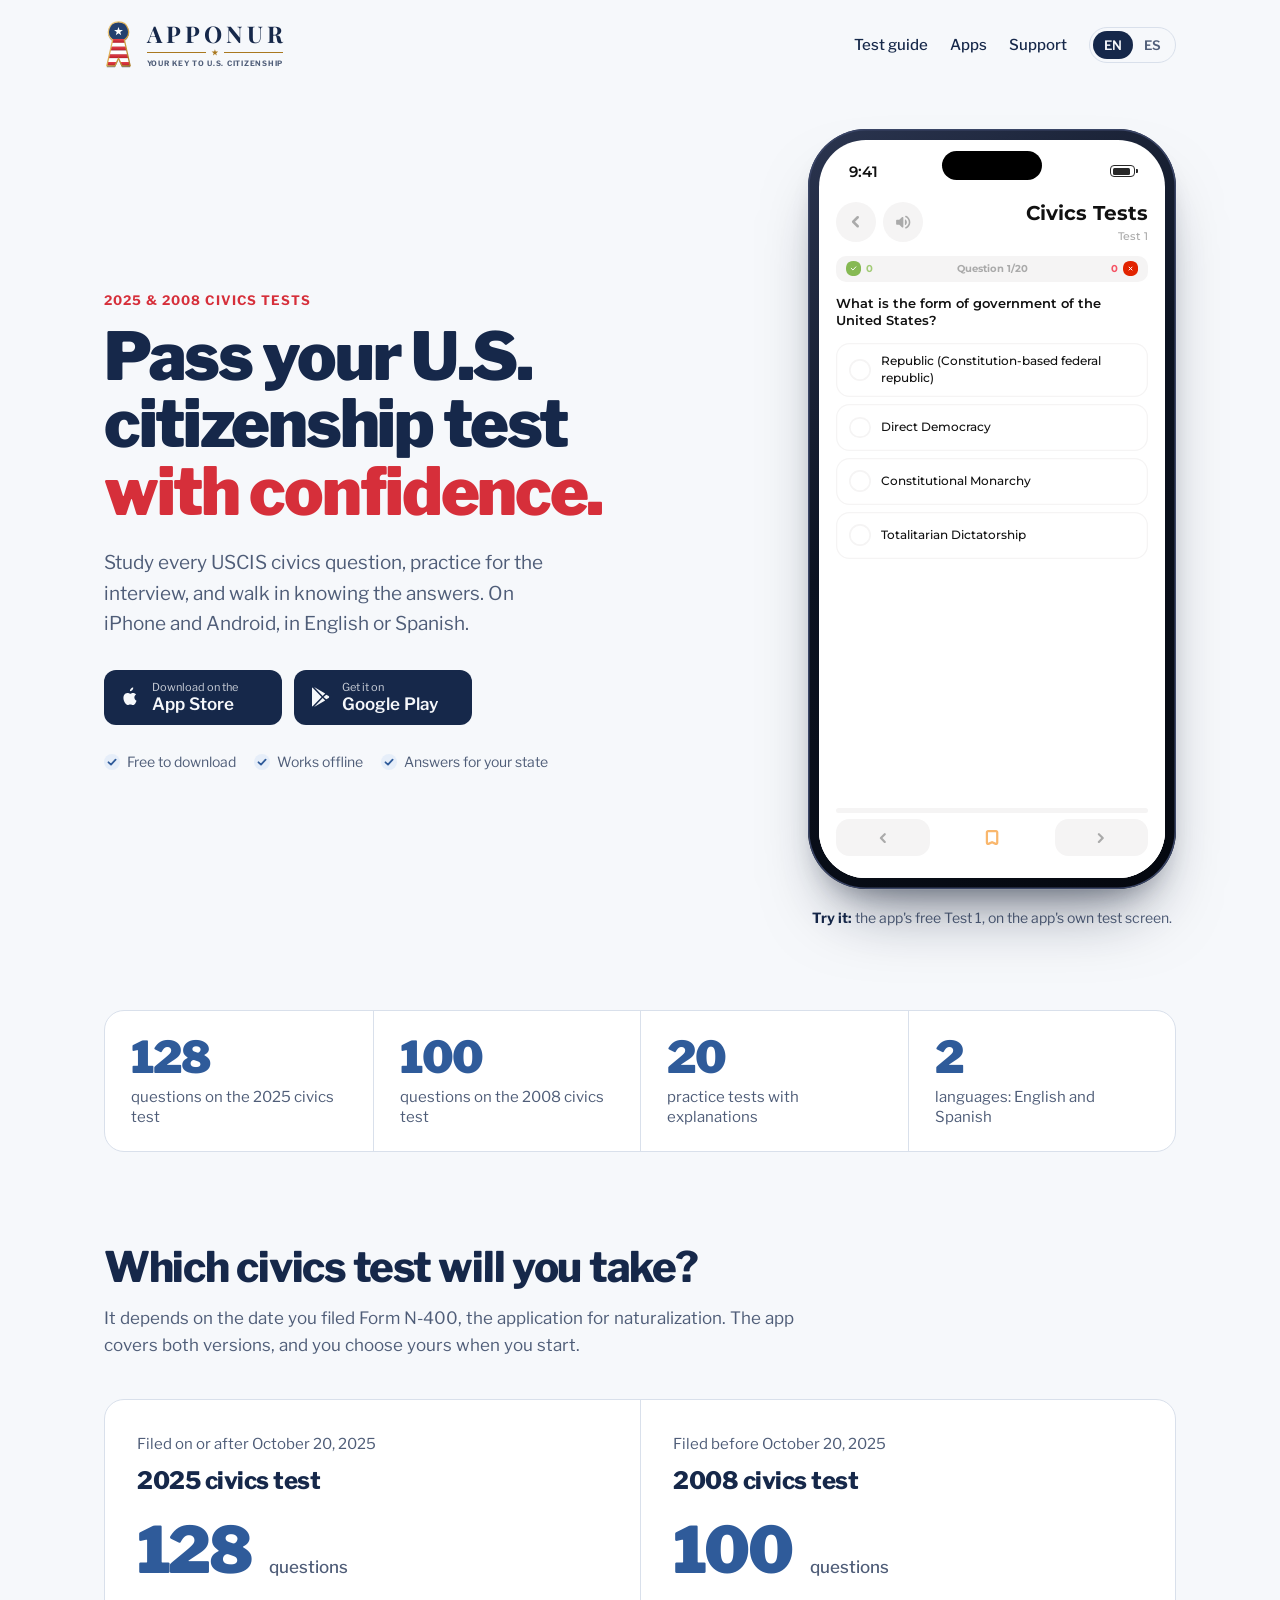
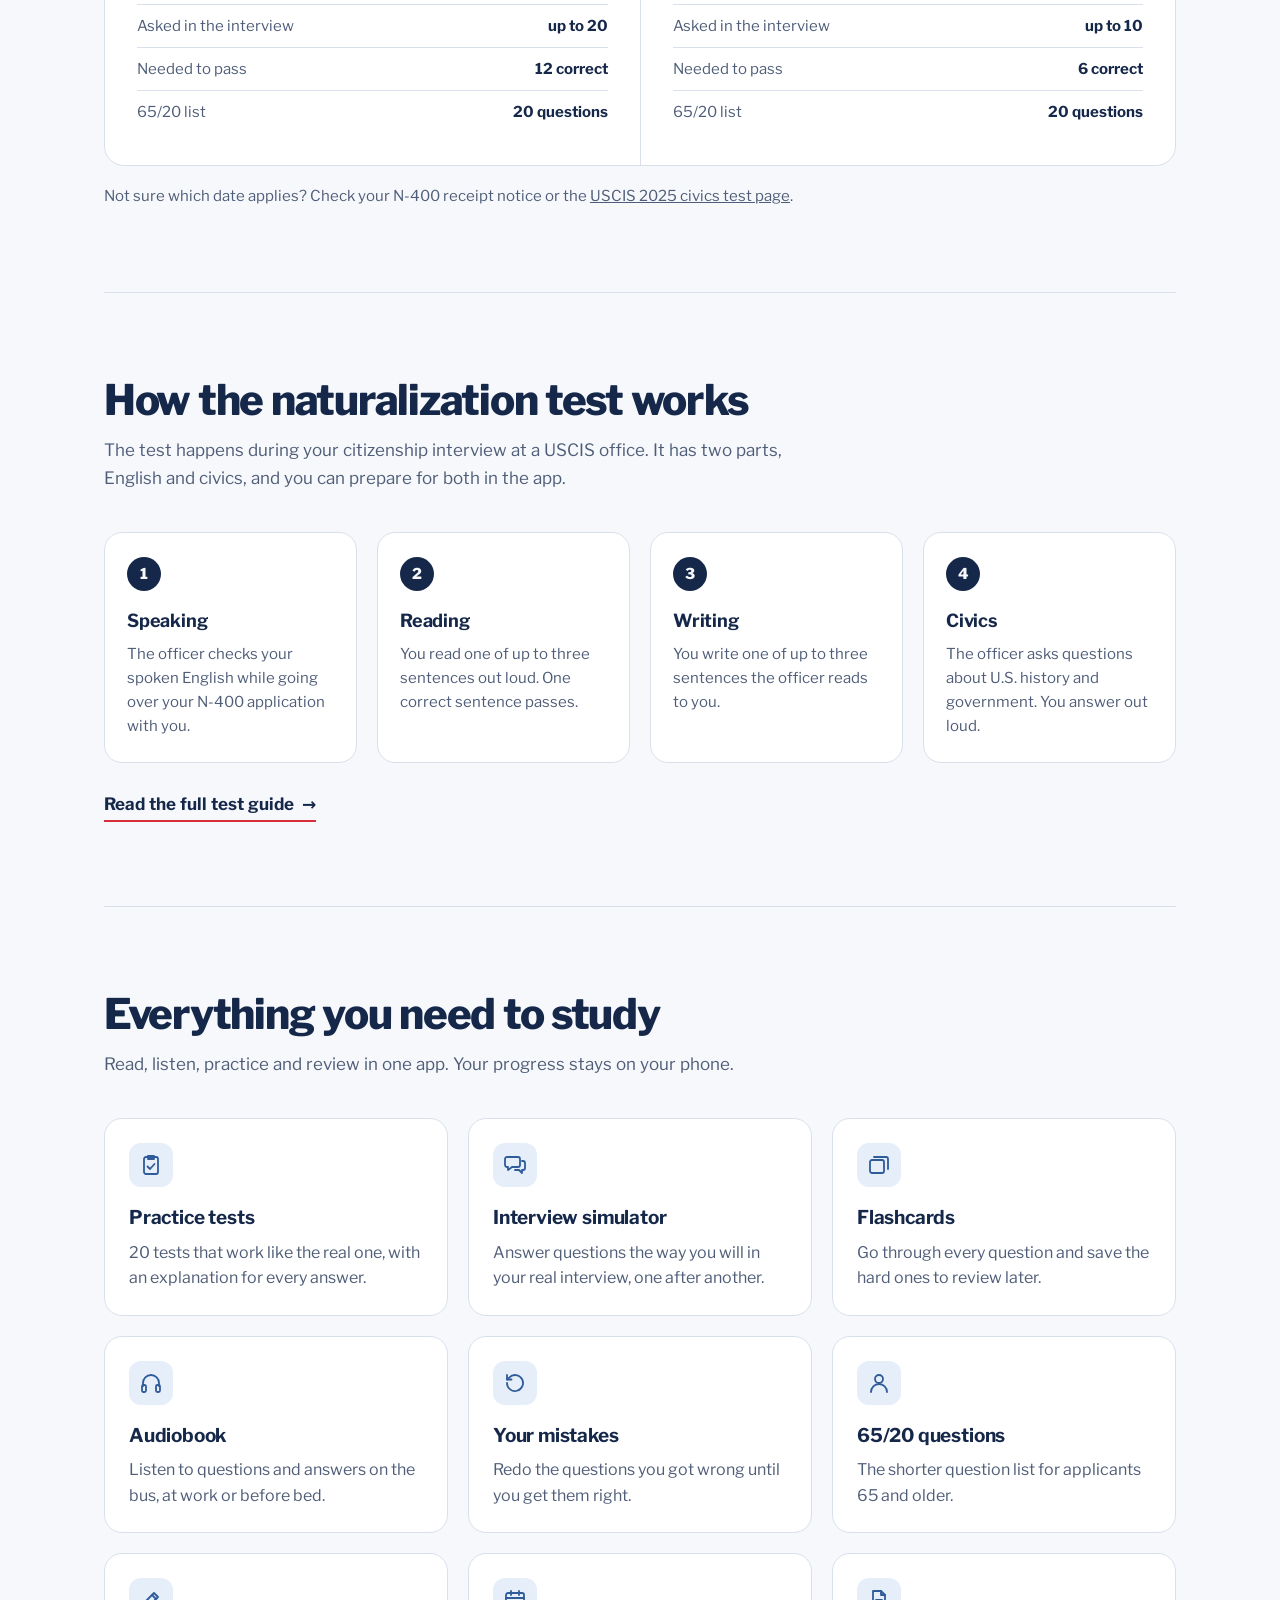
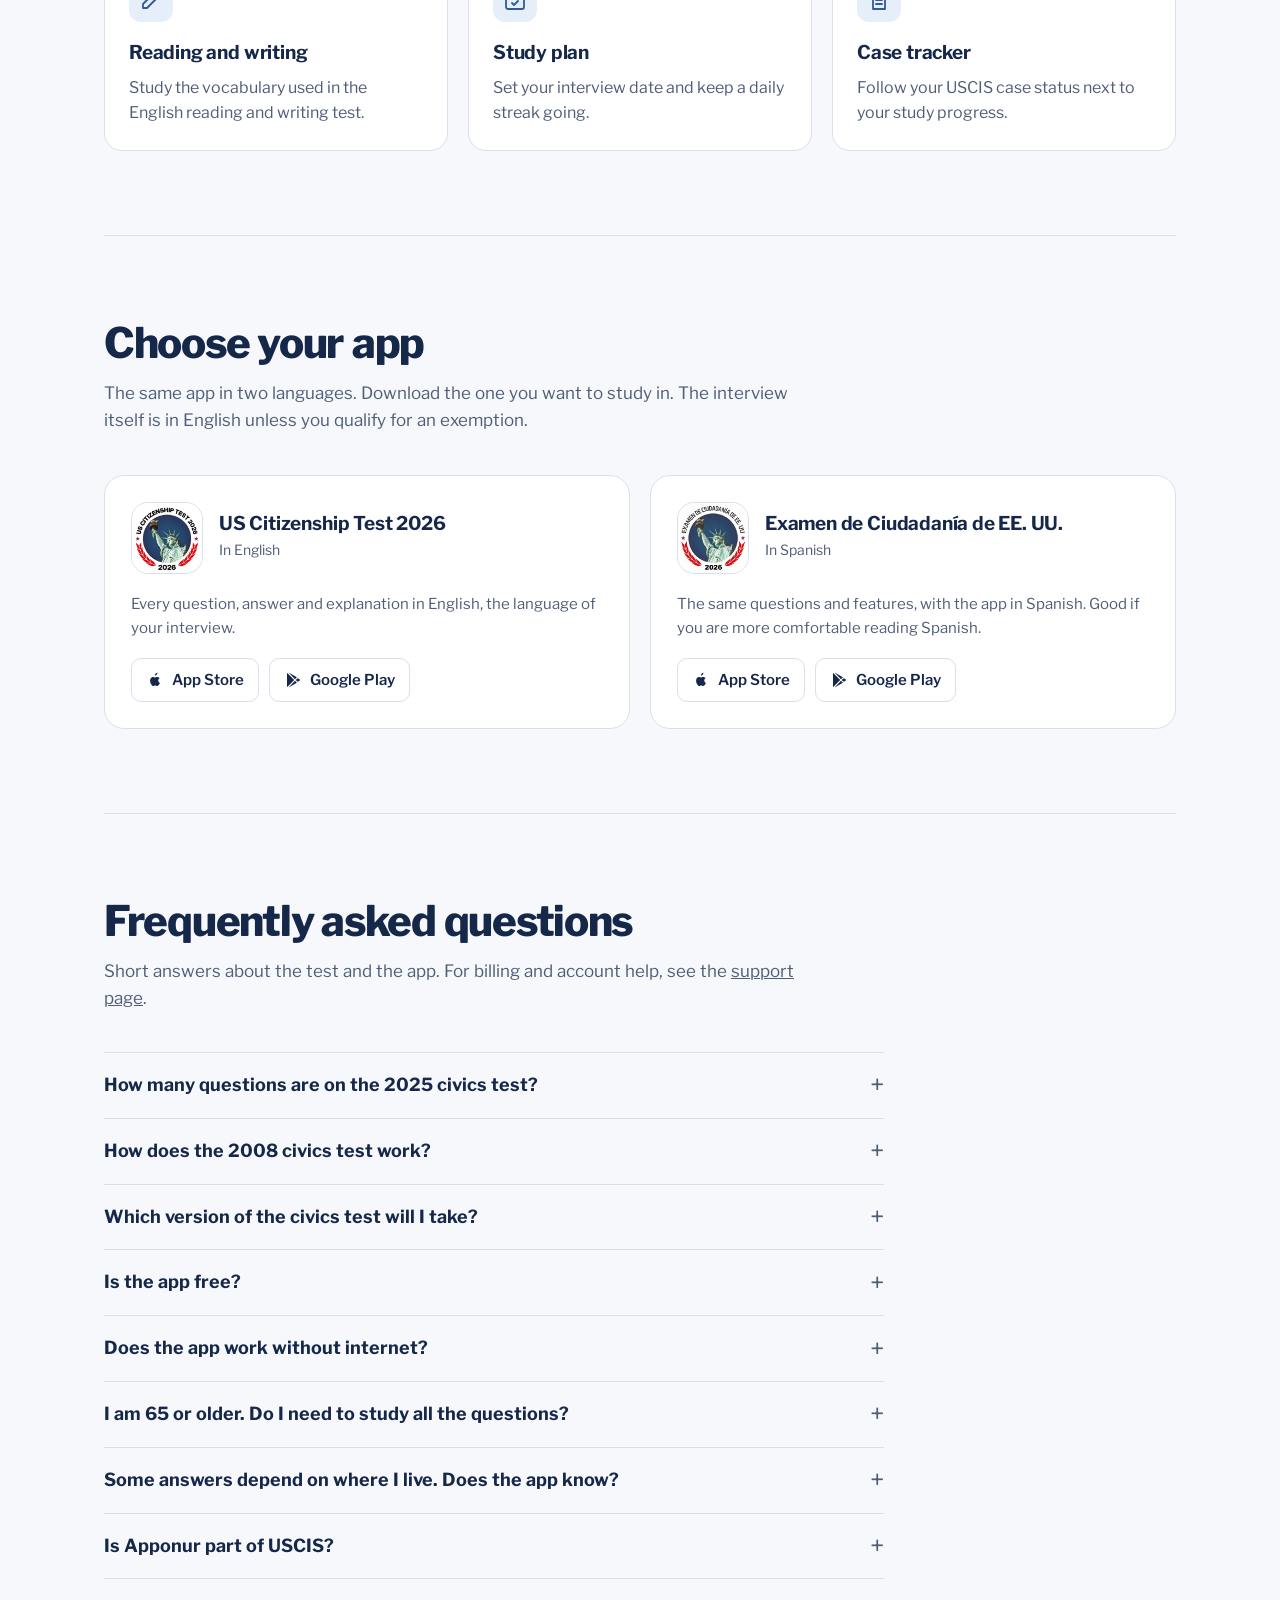
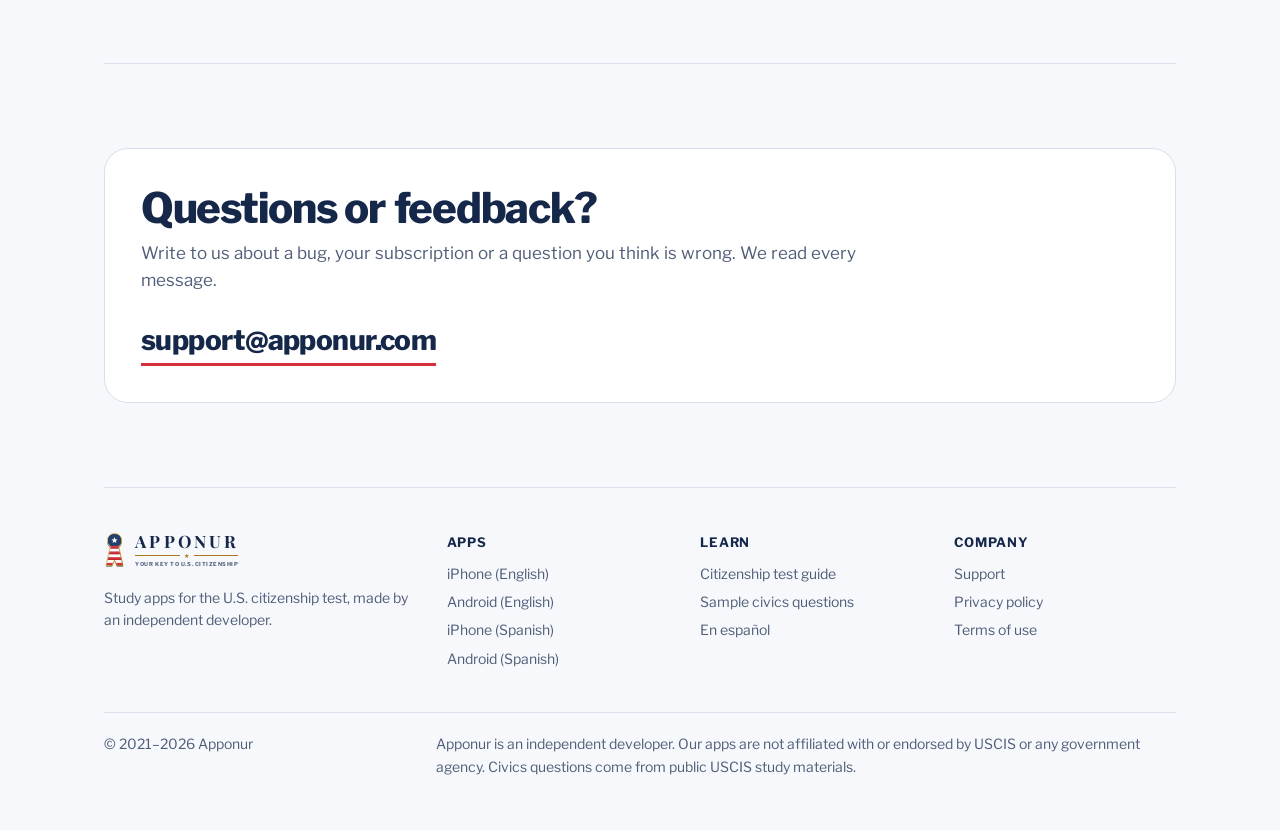
<file: index.html>
<!doctype html>
<html lang="en" data-fixed-lang="en">
<head>
<meta charset="utf-8">
<meta name="viewport" content="width=device-width, initial-scale=1">
<title>US Citizenship Test 2026 App: USCIS Civics Practice | Apponur</title>
<meta name="description" content="Study for the U.S. citizenship test with all 128 questions of the 2025 USCIS civics test and the 100-question 2008 test. Practice tests, flashcards, audio and an interview simulator for iPhone and Android.">
<link rel="canonical" href="https://apponur.com/">
<link rel="alternate" hreflang="en" href="https://apponur.com/">
<link rel="alternate" hreflang="es" href="https://apponur.com/es/">
<link rel="alternate" hreflang="x-default" href="https://apponur.com/">
<meta name="robots" content="index, follow, max-image-preview:large">
<meta name="theme-color" content="#F6F8FB" media="(prefers-color-scheme: light)">
<meta name="theme-color" content="#0E1729" media="(prefers-color-scheme: dark)">
<meta property="og:type" content="website">
<meta property="og:site_name" content="Apponur">
<meta property="og:locale" content="en_US">
<meta property="og:locale:alternate" content="es_US">
<meta property="og:url" content="https://apponur.com/">
<meta property="og:title" content="US Citizenship Test 2026: practice the USCIS civics test">
<meta property="og:description" content="All 128 questions of the 2025 civics test and the 2008 test, with practice tests, flashcards, audio and an interview simulator.">
<meta property="og:image" content="https://apponur.com/assets/og-image.png">
<meta property="og:image:width" content="1200">
<meta property="og:image:height" content="630">
<meta property="og:image:alt" content="Apponur logo next to a civics flashcard: What is the supreme law of the land?">
<meta name="twitter:card" content="summary_large_image">
<meta name="apple-itunes-app" content="app-id=1615982636">
<link rel="icon" href="/favicon.ico?v=3" sizes="32x32">
<link rel="icon" href="/assets/brand/favicon.svg?v=3" type="image/svg+xml">
<link rel="apple-touch-icon" href="/assets/brand/apple-touch-icon.png?v=3">
<link rel="manifest" href="/site.webmanifest?v=3">
<link rel="preconnect" href="https://fonts.googleapis.com">
<link rel="preconnect" href="https://fonts.gstatic.com" crossorigin>
<link href="https://fonts.googleapis.com/css2?family=Libre+Franklin:wght@400;500;600;700;800;900&family=Playfair+Display:wght@700&family=Montserrat:wght@500;600;700;800&family=Source+Serif+4:opsz,wght@8..60,600&display=swap" rel="stylesheet">
<link rel="stylesheet" href="/assets/site.css">
<script src="/assets/lang.js"></script>
<script type="application/ld+json">
{
  "@context": "https://schema.org",
  "@graph": [
    {
      "@type": "Organization",
      "@id": "https://apponur.com/#org",
      "name": "Apponur",
      "url": "https://apponur.com/",
      "logo": "https://apponur.com/assets/brand/icon-512.png",
      "email": "support@apponur.com",
      "contactPoint": {"@type": "ContactPoint", "email": "support@apponur.com", "contactType": "customer support", "availableLanguage": ["English", "Spanish"]}
    },
    {
      "@type": "WebSite",
      "@id": "https://apponur.com/#website",
      "url": "https://apponur.com/",
      "name": "Apponur",
      "inLanguage": ["en-US", "es-US"],
      "publisher": {"@id": "https://apponur.com/#org"}
    },
    {
      "@type": "MobileApplication",
      "name": "US Citizenship Test 2026",
      "operatingSystem": "iOS, Android",
      "applicationCategory": "EducationalApplication",
      "inLanguage": "en",
      "image": "https://apponur.com/assets/icon-en.png",
      "description": "Practice the USCIS civics test for U.S. naturalization: the 2025 test (128 questions) and the 2008 test (100 questions), with practice tests, flashcards, audio and an interview simulator.",
      "installUrl": "https://apps.apple.com/us/app/id1615982636",
      "sameAs": ["https://apps.apple.com/us/app/id1615982636", "https://play.google.com/store/apps/details?id=com.apponur.uscitizenshiptest"],
      "offers": {"@type": "Offer", "price": "0", "priceCurrency": "USD"},
      "publisher": {"@id": "https://apponur.com/#org"}
    },
    {
      "@type": "MobileApplication",
      "name": "Examen de Ciudadanía de EE. UU.",
      "operatingSystem": "iOS, Android",
      "applicationCategory": "EducationalApplication",
      "inLanguage": "es",
      "image": "https://apponur.com/assets/icon-es.png",
      "description": "Prepárate para el examen de ciudadanía de EE. UU. en español: el examen cívico de 2025 (128 preguntas) y el de 2008 (100 preguntas).",
      "installUrl": "https://apps.apple.com/us/app/id1617090965",
      "sameAs": ["https://apps.apple.com/us/app/id1617090965", "https://play.google.com/store/apps/details?id=com.apponur.spanishuscitizenshiptest"],
      "offers": {"@type": "Offer", "price": "0", "priceCurrency": "USD"},
      "publisher": {"@id": "https://apponur.com/#org"}
    },
    {
      "@type": "FAQPage",
      "mainEntity": [
        {"@type": "Question", "name": "How many questions are on the 2025 civics test?", "acceptedAnswer": {"@type": "Answer", "text": "There are 128 questions to study. In the interview the officer asks you up to 20 of them, and you pass by answering 12 correctly. The officer stops as soon as you have 12 correct answers, or 9 wrong ones."}},
        {"@type": "Question", "name": "How does the 2008 civics test work?", "acceptedAnswer": {"@type": "Answer", "text": "You study 100 questions. The officer asks up to 10 of them, and you pass by answering 6 correctly."}},
        {"@type": "Question", "name": "Which version of the civics test will I take?", "acceptedAnswer": {"@type": "Answer", "text": "It depends on when you filed Form N-400. If you filed on or after October 20, 2025, you take the 2025 test. If you filed before that date, you take the 2008 test."}},
        {"@type": "Question", "name": "Is the app free?", "acceptedAnswer": {"@type": "Answer", "text": "The app is free to download and you can start studying right away. Some features are part of Premium, an optional subscription you manage and can cancel in your App Store or Google Play account."}},
        {"@type": "Question", "name": "Does the app work without internet?", "acceptedAnswer": {"@type": "Answer", "text": "Yes. The questions, answers and practice tests are on your phone, so you can study offline."}},
        {"@type": "Question", "name": "I am 65 or older. Do I need to study all the questions?", "acceptedAnswer": {"@type": "Answer", "text": "If you are 65 or older and have been a green card holder for at least 20 years, you only study a shorter list of 20 questions marked for 65/20 applicants, and you can take the civics test in the language of your choice. The app has this list."}},
        {"@type": "Question", "name": "Some answers depend on where I live. Does the app know?", "acceptedAnswer": {"@type": "Answer", "text": "Yes. Choose your state in the app's settings and the answers about your governor, senators and representative update."}},
        {"@type": "Question", "name": "Is Apponur part of USCIS?", "acceptedAnswer": {"@type": "Answer", "text": "No. Apponur is an independent developer and is not affiliated with or endorsed by USCIS or any government agency. The questions come from public USCIS study materials."}}
      ]
    }
  ]
}
</script>
</head>
<body>
<a class="skip" href="#main">Skip to content</a>
<div class="wrap">
  <header class="top">
    <a class="brand" href="/" aria-label="Apponur home"><img class="brand-mark" src="/assets/brand/mark.svg" alt="" width="25" height="44"><span class="brand-text"><span class="brand-name">Apponur</span><span class="brand-orn" aria-hidden="true"><i></i><b></b><i></i></span><span class="brand-tag">Your key to U.S. citizenship</span></span></a>
    <nav aria-label="Main">
      <a class="navlink" href="/civics-test/">Test guide</a>
      <a class="navlink" href="#apps">Apps</a>
      <a class="navlink" href="/support/">Support</a>
      <div class="lang" role="group" aria-label="Language">
        <a href="/" hreflang="en" lang="en" aria-current="true">EN</a>
        <a href="/es/" hreflang="es" lang="es">ES</a>
      </div>
    </nav>
  </header>

  <p class="langhint" id="langhint" lang="es"><span>¿Prefieres estudiar en español? <a href="/es/" hreflang="es">Ver la página en español</a></span><button type="button" aria-label="Cerrar">×</button></p>

  <main id="main">
    <section class="hero">
      <div>
        <p class="eyebrow">2025 &amp; 2008 civics tests</p>
        <h1>Pass your U.S. citizenship test <em>with confidence.</em></h1>
        <p class="lede">Study every USCIS civics question, practice for the interview, and walk in knowing the answers. On iPhone and Android, in English or Spanish.</p>
        <div class="stores">
          <a class="store ios" href="https://apps.apple.com/us/app/id1615982636">
            <svg viewBox="0 0 24 24" aria-hidden="true"><path d="M16.37 12.6c.02 2.43 2.13 3.24 2.15 3.25-.02.06-.34 1.15-1.11 2.28-.67.98-1.36 1.95-2.46 1.97-1.07.02-1.42-.64-2.65-.64-1.23 0-1.62.62-2.64.66-1.06.04-1.87-1.06-2.54-2.03-1.38-2-2.43-5.64-1.02-8.1.7-1.22 1.96-2 3.32-2.02 1.04-.02 2.02.7 2.65.7.64 0 1.82-.86 3.07-.74.52.02 1.99.21 2.93 1.59-.08.05-1.75 1.02-1.73 3.05zM14.36 4.98c.56-.68.94-1.63.84-2.57-.81.03-1.79.54-2.37 1.22-.52.6-.98 1.57-.85 2.49.9.07 1.82-.46 2.38-1.14z"/></svg>
            <span><small>Download on the</small><b>App Store</b></span>
          </a>
          <a class="store android" href="https://play.google.com/store/apps/details?id=com.apponur.uscitizenshiptest">
            <svg viewBox="0 0 24 24" aria-hidden="true"><path d="M4 3.3v17.4c0 .3.17.56.42.68L13.6 12 4.42 2.62A.75.75 0 0 0 4 3.3zm10.68 7.62 2.5-2.5L6.1 2.1l8.58 8.82zm0 2.16L6.1 21.9l11.08-6.32-2.5-2.5zm5.97-2.04-2.4-1.37-2.73 2.33 2.73 2.33 2.4-1.37c.7-.4.7-1.52 0-1.92z"/></svg>
            <span><small>Get it on</small><b>Google Play</b></span>
          </a>
        </div>
        <ul class="ticks">
          <li>Free to download</li>
          <li>Works offline</li>
          <li>Answers for your state</li>
        </ul>
      </div>

      <div class="demo">
        <div class="phone">
          <div class="screen">
            <div class="status" aria-hidden="true"><span>9:41</span><span class="bat"></span></div>
            <div class="app-ui" id="quiz" lang="en"><div class="app-page"><div class="a-bar"><span class="a-circle"><svg viewBox="0 -960 960 960" aria-hidden="true"><path d="m450.09-480 146.95 146.96Q612-318.09 612-296t-14.96 37.04Q582.09-244 560-244t-37.04-14.96L339.52-442.39q-7.69-7.7-11.61-17.52Q324-469.74 324-480t3.91-20.09q3.92-9.82 11.61-17.52l183.44-183.43Q537.91-716 560-716t37.04 14.96Q612-686.09 612-664t-14.96 37.04L450.09-480Z"/></svg></span><div class="a-titles"><div class="a-title">Civics Tests</div><div class="a-sub">Test 1</div></div></div><div class="a-head"><span class="c">0</span><span class="pos">Question 1/20</span><span class="w">0</span></div><div class="a-view"><div class="a-scroll"><p class="a-q">What is the form of government of the United States?</p><div class="a-opt"><button class="a-btn" type="button" aria-disabled="true"><span class="ic"></span><span class="tx">Republic (Constitution-based federal republic)</span></button></div><div class="a-opt"><button class="a-btn" type="button" aria-disabled="true"><span class="ic"></span><span class="tx">Direct Democracy</span></button></div><div class="a-opt"><button class="a-btn" type="button" aria-disabled="true"><span class="ic"></span><span class="tx">Constitutional Monarchy</span></button></div><div class="a-opt"><button class="a-btn" type="button" aria-disabled="true"><span class="ic"></span><span class="tx">Totalitarian Dictatorship</span></button></div></div></div><div class="a-prog"><i></i></div><div class="a-nav"><span class="nb"><svg viewBox="0 -960 960 960" aria-hidden="true"><path d="m450.09-480 146.95 146.96Q612-318.09 612-296t-14.96 37.04Q582.09-244 560-244t-37.04-14.96L339.52-442.39q-7.69-7.7-11.61-17.52Q324-469.74 324-480t3.91-20.09q3.92-9.82 11.61-17.52l183.44-183.43Q537.91-716 560-716t37.04 14.96Q612-686.09 612-664t-14.96 37.04L450.09-480Z"/></svg></span><span class="fav"><svg viewBox="0 -960 960 960" aria-hidden="true"><path d="m480-219.09-151.61 64.66q-53 22.08-100.3-9.09-47.31-31.18-47.31-88.22v-501.48q0-44.3 30.85-75.15 30.85-30.85 75.15-30.85h386.44q44.3 0 75.15 30.85 30.85 30.85 30.85 75.15v501.48q0 57.04-47.31 88.22-47.3 31.17-100.3 9.09L480-219.09Zm0-115.69 193.22 82.61v-501.05H286.78v501.05L480-334.78Zm0-418.44H286.78h386.44H480Z"/></svg></span><span class="nb"><svg viewBox="0 -960 960 960" aria-hidden="true"><path d="M485.91-480 338.96-626.96Q324-641.91 324-664t14.96-37.04Q353.91-716 376-716t37.04 14.96l183.44 183.43q7.69 7.7 11.61 17.52Q612-490.26 612-480t-3.91 20.09q-3.92 9.82-11.61 17.52L413.04-258.96Q398.09-244 376-244t-37.04-14.96Q324-273.91 324-296t14.96-37.04L485.91-480Z"/></svg></span></div></div></div>
          </div>
        </div>
        <p class="demo-cap"><b>Try it:</b> the app's free Test 1, on the app's own test screen.</p>
      </div>
    </section>

    <div class="stats" role="list">
      <div role="listitem"><b>128</b><span>questions on the 2025 civics test</span></div>
      <div role="listitem"><b>100</b><span>questions on the 2008 civics test</span></div>
      <div role="listitem"><b>20</b><span>practice tests with explanations</span></div>
      <div role="listitem"><b>2</b><span>languages: English and Spanish</span></div>
    </div>

    <section class="block first" aria-labelledby="vh">
      <h2 id="vh">Which civics test will you take?</h2>
      <p class="intro">It depends on the date you filed Form N-400, the application for naturalization. The app covers both versions, and you choose yours when you start.</p>
      <div class="versions">
        <div class="version">
          <p class="when">Filed on or after October 20, 2025</p>
          <h3>2025 civics test</h3>
          <div class="count">128 <small>questions</small></div>
          <ul>
            <li><span>Asked in the interview</span><b>up to 20</b></li>
            <li><span>Needed to pass</span><b>12 correct</b></li>
            <li><span>65/20 list</span><b>20 questions</b></li>
          </ul>
        </div>
        <div class="version">
          <p class="when">Filed before October 20, 2025</p>
          <h3>2008 civics test</h3>
          <div class="count">100 <small>questions</small></div>
          <ul>
            <li><span>Asked in the interview</span><b>up to 10</b></li>
            <li><span>Needed to pass</span><b>6 correct</b></li>
            <li><span>65/20 list</span><b>20 questions</b></li>
          </ul>
        </div>
      </div>
      <p class="versions-note">Not sure which date applies? Check your N-400 receipt notice or the <a href="https://www.uscis.gov/citizenship-resource-center/naturalization-test-and-study-resources/2025-civics-test" rel="noopener">USCIS 2025 civics test page</a>.</p>
    </section>

    <section class="block" aria-labelledby="ih">
      <h2 id="ih">How the naturalization test works</h2>
      <p class="intro">The test happens during your citizenship interview at a USCIS office. It has two parts, English and civics, and you can prepare for both in the app.</p>
      <ol class="steps">
        <li><h3>Speaking</h3><p>The officer checks your spoken English while going over your N-400 application with you.</p></li>
        <li><h3>Reading</h3><p>You read one of up to three sentences out loud. One correct sentence passes.</p></li>
        <li><h3>Writing</h3><p>You write one of up to three sentences the officer reads to you.</p></li>
        <li><h3>Civics</h3><p>The officer asks questions about U.S. history and government. You answer out loud.</p></li>
      </ol>
      <a class="more" href="/civics-test/">Read the full test guide <span aria-hidden="true">→</span></a>
    </section>

    <section class="block" aria-labelledby="fh">
      <h2 id="fh">Everything you need to study</h2>
      <p class="intro">Read, listen, practice and review in one app. Your progress stays on your phone.</p>
      <ul class="features">
        <li><span class="ic"><svg viewBox="0 0 24 24" aria-hidden="true"><rect x="5" y="4" width="14" height="17" rx="2"/><path d="M9 3h6v3H9zM8.5 13.5l2.5 2.5 4.5-5"/></svg></span><h3>Practice tests</h3><p>20 tests that work like the real one, with an explanation for every answer.</p></li>
        <li><span class="ic"><svg viewBox="0 0 24 24" aria-hidden="true"><path d="M4 4h11a2 2 0 0 1 2 2v6a2 2 0 0 1-2 2H9l-4 3v-3H4a2 2 0 0 1-2-2V6a2 2 0 0 1 2-2z"/><path d="M19 8h1a2 2 0 0 1 2 2v5a2 2 0 0 1-2 2h-1v3l-3-3h-4"/></svg></span><h3>Interview simulator</h3><p>Answer questions the way you will in your real interview, one after another.</p></li>
        <li><span class="ic"><svg viewBox="0 0 24 24" aria-hidden="true"><rect x="3" y="7" width="14" height="13" rx="2"/><path d="M7 4h12a2 2 0 0 1 2 2v10"/></svg></span><h3>Flashcards</h3><p>Go through every question and save the hard ones to review later.</p></li>
        <li><span class="ic"><svg viewBox="0 0 24 24" aria-hidden="true"><path d="M4 15v-3a8 8 0 0 1 16 0v3"/><rect x="3" y="14" width="4" height="7" rx="1.5"/><rect x="17" y="14" width="4" height="7" rx="1.5"/></svg></span><h3>Audiobook</h3><p>Listen to questions and answers on the bus, at work or before bed.</p></li>
        <li><span class="ic"><svg viewBox="0 0 24 24" aria-hidden="true"><path d="M4 12a8 8 0 1 0 2.4-5.7L4 8.5"/><path d="M4 4v4.5h4.5"/></svg></span><h3>Your mistakes</h3><p>Redo the questions you got wrong until you get them right.</p></li>
        <li><span class="ic"><svg viewBox="0 0 24 24" aria-hidden="true"><circle cx="12" cy="8" r="4"/><path d="M4 21a8 8 0 0 1 16 0"/></svg></span><h3>65/20 questions</h3><p>The shorter question list for applicants 65 and older.</p></li>
        <li><span class="ic"><svg viewBox="0 0 24 24" aria-hidden="true"><path d="M4 20h4L19 9l-4-4L4 16z"/><path d="M13 7l4 4"/></svg></span><h3>Reading and writing</h3><p>Study the vocabulary used in the English reading and writing test.</p></li>
        <li><span class="ic"><svg viewBox="0 0 24 24" aria-hidden="true"><rect x="3" y="5" width="18" height="16" rx="2"/><path d="M3 10h18M8 3v4M16 3v4"/><path d="m9 15 2 2 4-4"/></svg></span><h3>Study plan</h3><p>Set your interview date and keep a daily streak going.</p></li>
        <li><span class="ic"><svg viewBox="0 0 24 24" aria-hidden="true"><path d="M6 3h8l4 4v14H6z"/><path d="M14 3v4h4M9 12h6M9 16h6"/></svg></span><h3>Case tracker</h3><p>Follow your USCIS case status next to your study progress.</p></li>
      </ul>
    </section>

    <section class="block" id="apps" aria-labelledby="ah">
      <h2 id="ah">Choose your app</h2>
      <p class="intro">The same app in two languages. Download the one you want to study in. The interview itself is in English unless you qualify for an exemption.</p>
      <div class="apps">
        <div class="appcard">
          <div class="app"><img src="/assets/icon-en.png" alt="US Citizenship Test 2026 app icon" width="72" height="72" loading="lazy"><div><b>US Citizenship Test 2026</b><span>In English</span></div></div>
          <p>Every question, answer and explanation in English, the language of your interview.</p>
          <div class="links">
            <a class="dl" href="https://apps.apple.com/us/app/id1615982636"><svg viewBox="0 0 24 24" aria-hidden="true"><path d="M16.37 12.6c.02 2.43 2.13 3.24 2.15 3.25-.02.06-.34 1.15-1.11 2.28-.67.98-1.36 1.95-2.46 1.97-1.07.02-1.42-.64-2.65-.64-1.23 0-1.62.62-2.64.66-1.06.04-1.87-1.06-2.54-2.03-1.38-2-2.43-5.64-1.02-8.1.7-1.22 1.96-2 3.32-2.02 1.04-.02 2.02.7 2.65.7.64 0 1.82-.86 3.07-.74.52.02 1.99.21 2.93 1.59-.08.05-1.75 1.02-1.73 3.05zM14.36 4.98c.56-.68.94-1.63.84-2.57-.81.03-1.79.54-2.37 1.22-.52.6-.98 1.57-.85 2.49.9.07 1.82-.46 2.38-1.14z"/></svg>App Store</a>
            <a class="dl" href="https://play.google.com/store/apps/details?id=com.apponur.uscitizenshiptest"><svg viewBox="0 0 24 24" aria-hidden="true"><path d="M4 3.3v17.4c0 .3.17.56.42.68L13.6 12 4.42 2.62A.75.75 0 0 0 4 3.3zm10.68 7.62 2.5-2.5L6.1 2.1l8.58 8.82zm0 2.16L6.1 21.9l11.08-6.32-2.5-2.5zm5.97-2.04-2.4-1.37-2.73 2.33 2.73 2.33 2.4-1.37c.7-.4.7-1.52 0-1.92z"/></svg>Google Play</a>
          </div>
        </div>
        <div class="appcard">
          <div class="app"><img src="/assets/icon-es.png" alt="Examen de Ciudadanía de EE. UU. app icon" width="72" height="72" loading="lazy"><div><b lang="es">Examen de Ciudadanía de EE. UU.</b><span>In Spanish</span></div></div>
          <p>The same questions and features, with the app in Spanish. Good if you are more comfortable reading Spanish.</p>
          <div class="links">
            <a class="dl" href="https://apps.apple.com/us/app/id1617090965"><svg viewBox="0 0 24 24" aria-hidden="true"><path d="M16.37 12.6c.02 2.43 2.13 3.24 2.15 3.25-.02.06-.34 1.15-1.11 2.28-.67.98-1.36 1.95-2.46 1.97-1.07.02-1.42-.64-2.65-.64-1.23 0-1.62.62-2.64.66-1.06.04-1.87-1.06-2.54-2.03-1.38-2-2.43-5.64-1.02-8.1.7-1.22 1.96-2 3.32-2.02 1.04-.02 2.02.7 2.65.7.64 0 1.82-.86 3.07-.74.52.02 1.99.21 2.93 1.59-.08.05-1.75 1.02-1.73 3.05zM14.36 4.98c.56-.68.94-1.63.84-2.57-.81.03-1.79.54-2.37 1.22-.52.6-.98 1.57-.85 2.49.9.07 1.82-.46 2.38-1.14z"/></svg>App Store</a>
            <a class="dl" href="https://play.google.com/store/apps/details?id=com.apponur.spanishuscitizenshiptest"><svg viewBox="0 0 24 24" aria-hidden="true"><path d="M4 3.3v17.4c0 .3.17.56.42.68L13.6 12 4.42 2.62A.75.75 0 0 0 4 3.3zm10.68 7.62 2.5-2.5L6.1 2.1l8.58 8.82zm0 2.16L6.1 21.9l11.08-6.32-2.5-2.5zm5.97-2.04-2.4-1.37-2.73 2.33 2.73 2.33 2.4-1.37c.7-.4.7-1.52 0-1.92z"/></svg>Google Play</a>
          </div>
        </div>
      </div>
    </section>

    <section class="block" aria-labelledby="qh">
      <h2 id="qh">Frequently asked questions</h2>
      <p class="intro">Short answers about the test and the app. For billing and account help, see the <a href="/support/">support page</a>.</p>
      <div class="faq">
        <details><summary>How many questions are on the 2025 civics test?</summary><p>There are 128 questions to study. In the interview the officer asks you up to 20 of them, and you pass by answering 12 correctly. The officer stops as soon as you have 12 correct answers, or 9 wrong ones.</p></details>
        <details><summary>How does the 2008 civics test work?</summary><p>You study 100 questions. The officer asks up to 10 of them, and you pass by answering 6 correctly.</p></details>
        <details><summary>Which version of the civics test will I take?</summary><p>It depends on when you filed Form N-400. If you filed on or after October 20, 2025, you take the 2025 test. If you filed before that date, you take the 2008 test. You can switch versions any time in the app.</p></details>
        <details><summary>Is the app free?</summary><p>The app is free to download and you can start studying right away. Some features are part of Premium, an optional subscription you manage and can cancel in your App Store or Google Play account.</p></details>
        <details><summary>Does the app work without internet?</summary><p>Yes. The questions, answers and practice tests are on your phone, so you can study offline.</p></details>
        <details><summary>I am 65 or older. Do I need to study all the questions?</summary><p>If you are 65 or older and have been a green card holder for at least 20 years, you only study a shorter list of 20 questions marked for 65/20 applicants, and you can take the civics test in the language of your choice. The app has this list.</p></details>
        <details><summary>Some answers depend on where I live. Does the app know?</summary><p>Yes. Choose your state in the app's settings and the answers about your governor, senators and representative update.</p></details>
        <details><summary>Is Apponur part of USCIS?</summary><p>No. Apponur is an independent developer and is not affiliated with or endorsed by USCIS or any government agency. The questions come from public USCIS study materials.</p></details>
      </div>
    </section>

    <section class="block" id="support" aria-labelledby="sh">
      <div class="support">
        <div>
          <h2 id="sh">Questions or feedback?</h2>
          <p class="intro">Write to us about a bug, your subscription or a question you think is wrong. We read every message.</p>
        </div>
        <a class="mail" href="mailto:support@apponur.com">support@apponur.com</a>
      </div>
    </section>
  </main>

  <footer>
    <div class="cols">
      <div>
        <a class="brand" href="/"><img class="brand-mark" src="/assets/brand/mark.svg" alt="" width="25" height="44"><span class="brand-text"><span class="brand-name">Apponur</span><span class="brand-orn" aria-hidden="true"><i></i><b></b><i></i></span><span class="brand-tag">Your key to U.S. citizenship</span></span></a>
        <p class="about">Study apps for the U.S. citizenship test, made by an independent developer.</p>
      </div>
      <div>
        <h4>Apps</h4>
        <ul>
          <li><a href="https://apps.apple.com/us/app/id1615982636">iPhone (English)</a></li>
          <li><a href="https://play.google.com/store/apps/details?id=com.apponur.uscitizenshiptest">Android (English)</a></li>
          <li><a href="https://apps.apple.com/us/app/id1617090965">iPhone (Spanish)</a></li>
          <li><a href="https://play.google.com/store/apps/details?id=com.apponur.spanishuscitizenshiptest">Android (Spanish)</a></li>
        </ul>
      </div>
      <div>
        <h4>Learn</h4>
        <ul>
          <li><a href="/civics-test/">Citizenship test guide</a></li>
          <li><a href="/civics-test/#sample">Sample civics questions</a></li>
          <li><a href="/es/" hreflang="es" lang="es">En español</a></li>
        </ul>
      </div>
      <div>
        <h4>Company</h4>
        <ul>
          <li><a href="/support/">Support</a></li>
          <li><a href="/privacy/">Privacy policy</a></li>
          <li><a href="/terms/">Terms of use</a></li>
        </ul>
      </div>
    </div>
    <div class="legal">
      <span>© 2021–2026 Apponur</span>
      <p>Apponur is an independent developer. Our apps are not affiliated with or endorsed by USCIS or any government agency. Civics questions come from public USCIS study materials.</p>
    </div>
  </footer>
</div>

<script type="application/json" id="quiz-data">{"labels":{"title":"Civics Tests","subtitle":"Test 1","question":"Question","correct":"Correct","wrong":"Wrong","perfect":"Perfect Score!","passed":"You Passed!","close":"So Close!","keep":"Keep Practicing!","perfectMsg":"Every answer was correct. You've mastered this test!","passedMsg":"Nice work! Keep up the momentum.","oneMistake":"Only 1 mistake! Review it so it sticks.","mistakes":"Nice work! Review your {n} mistakes so they stick.","oneMissing":"Just 1 more correct answer to pass!","fewMissing":"Only {n} more correct answers to pass!","needCorrect":"You need {n} correct answers to pass.","answerEvery":"Answer every question and try again.","reviewOne":"Review your mistake and try again.","reviewMistakes":"Review your {n} mistakes and try again.","review":"Review Answers","tryAgain":"Try Again","nextTest":"Next Test","back":"Back","previous":"Previous","next":"Next","speak":"Read aloud","favAdd":"Add to favorites","favRemove":"Remove from favorites","ctaTitle":"Get all 128 questions","ctaSub":"20 tests, flashcards, audio and more in the app","ios":["Download on the","App Store"],"android":["Get it on","Google Play"],"voice":"en-US","resultsTopic":"Results by Topic","topicsCount":"{n} topics","allCorrect":"{n} all correct","stop":"Stop reading"},"links":{"ios":"https://apps.apple.com/us/app/id1615982636","android":"https://play.google.com/store/apps/details?id=com.apponur.uscitizenshiptest"},"total":20,"passMark":12,"questions":[{"n":1,"q":"What is the form of government of the United States?","o":["Republic (Constitution-based federal republic)","Direct Democracy","Constitutional Monarchy","Totalitarian Dictatorship"],"a":0,"e":"The United States is a republic, specifically a constitution-based federal republic. In this system, the power resides with the citizens who vote to elect representatives to make decisions and laws on their behalf, rather than a direct democracy where citizens vote on every single law directly."},{"n":7,"q":"How many amendments does the U.S. Constitution have?","o":["Ten (10)","Twenty-one (21)","Twenty-seven (27)","Fifty (50)"],"a":2,"e":"Since its ratification in 1788, the U.S. Constitution has been amended 27 times. The first ten amendments are collectively known as the Bill of Rights, protecting individual liberties, while the most recent amendment, concerning congressional salaries, was ratified in 1992."},{"n":13,"q":"What is the rule of law?","o":["The police decide which laws to enforce","Everyone must follow the law","The President is above the law","Laws only apply to regular citizens"],"a":1,"e":"The 'rule of law' is a fundamental principle of the U.S. Constitution ensuring that no person, government official, or entity is above the law. It means that everyone, including the President, Congress, and the courts, must obey the law, and laws are applied fairly to all citizens."},{"n":19,"q":"What are the two parts of the U.S. Congress?","o":["The Senate and House of Representatives","The President and the Cabinet","The Supreme Court and the Superior Court","The State Legislatures and the Governor"],"a":0,"e":"The legislative branch, known as Congress, is bicameral, meaning it is divided into two distinct chambers: the Senate (with 100 members) and the House of Representatives (with 435 voting members). Together, they are responsible for writing and passing federal laws."},{"n":25,"q":"How long is a term for a member of the House of Representatives?","o":["Four (4) years","Six (6) years","Eight (8) years","Two (2) years"],"a":3,"e":"Members of the House of Representatives serve short two-year terms. This frequent election cycle is designed by the Constitution to ensure that representatives remain responsive to the changing opinions, needs, and will of the people in their specific local districts."},{"n":30,"q":"What is the name of the Speaker of the House of Representatives now?","o":["Nancy Pelosi","Kevin McCarthy","Mike Johnson","Chuck Schumer"],"a":2,"e":"The Speaker of the House of Representatives is Mike Johnson. The Speaker is the presiding officer of the House, a powerful position that is second in the line of presidential succession, right after the Vice President."},{"n":38,"q":"What is the name of the President of the United States now?","o":["Joe Biden","Donald J. Trump","Barack Obama","George W. Bush"],"a":1,"e":"Donald J. Trump is the President of the United States. As the head of the executive branch, he is responsible for enforcing laws, serving as Commander in Chief of the armed forces, and representing the nation in foreign affairs."},{"n":39,"q":"What is the name of the Vice President of the United States now?","o":["Kamala Harris","JD Vance","Mike Pence","Tim Walz"],"a":1,"e":"JD Vance is the Vice President of the United States. In addition to being first in the line of succession for the presidency, the Vice President also serves as the President of the Senate, where he can cast a vote to break a tie."},{"n":49,"q":"Why is the Electoral College important?","o":["It writes federal laws","It appoints Supreme Court justices","It commands the military","It decides who is elected president"],"a":3,"e":"The Electoral College is the formal body established by the Constitution to elect the President and Vice President. Instead of a direct popular vote, citizens vote for electors, and a candidate must win a majority of 270 electoral votes to win the presidency."},{"n":57,"q":"Who is the Chief Justice of the United States now?","o":["John G. Roberts, Jr.","Clarence Thomas","Brett Kavanaugh","Sonia Sotomayor"],"a":0,"e":"John G. Roberts, Jr. is the Chief Justice of the United States. As the highest-ranking judge in the federal judiciary, he presides over the Supreme Court's oral arguments and private conferences, and officiates the Presidential Inauguration."},{"n":58,"q":"Name one power that is only for the federal government.","o":["Issue driver's licenses","Run public schools","Provide police protection","Print paper money"],"a":3,"e":"Printing money, declaring war, creating an army, and making treaties are powers reserved exclusively for the federal government."},{"n":67,"q":"Name two promises that new citizens make in the Oath of Allegiance.","o":["Defend the Constitution and obey the laws of the U.S.","Vote in every election and run for office","Join a political party and donate to charity","Travel to all 50 states and learn English"],"a":0,"e":"During the naturalization ceremony, new citizens take the Oath of Allegiance. They solemnly promise to give up loyalty to other countries, defend the Constitution and laws of the United States against all enemies, and serve the nation when required."},{"n":73,"q":"The colonists came to America for many reasons. Name one.","o":["To establish a monarchy","Freedom (Religious or Political)","To join the British Army","To pay higher taxes to the King"],"a":1,"e":"Colonists arrived in America seeking new opportunities and liberties they lacked in Europe. Common reasons included the desire for religious freedom, political liberty, economic opportunity, and escaping persecution."},{"n":79,"q":"When was the Declaration of Independence adopted?","o":["September 17, 1787","July 4, 1776","January 1, 1863","April 15, 1783"],"a":1,"e":"The Continental Congress officially adopted the Declaration of Independence on July 4, 1776. This historic document severed ties with Great Britain, and the date is celebrated annually as Independence Day, the birthday of the United States."},{"n":85,"q":"Benjamin Franklin is famous for many things. Name one.","o":["He was the first President","U.S. Diplomat","He discovered America","He led the Civil War"],"a":1,"e":"Benjamin Franklin was one of the most influential Founding Fathers. He is famous for being a skillful U.S. diplomat who secured French support for the Revolution, the first Postmaster General, a scientist who studied electricity, and the writer of Poor Richard's Almanack."},{"n":91,"q":"Name one war fought by the United States in the 1800s.","o":["World War I","The Civil War","The Revolutionary War","Vietnam War"],"a":1,"e":"The Civil War (1861-1865) was a major conflict fought in the 1800s between the Union (North) and the Confederacy (South). Other wars from this century include the War of 1812, the Mexican-American War, and the Spanish-American War."},{"n":97,"q":"What amendment says all persons born or naturalized in the United States are U.S. citizens?","o":["1st Amendment","10th Amendment","14th Amendment","19th Amendment"],"a":2,"e":"The 14th Amendment, ratified in 1868 following the Civil War, grants citizenship to 'all persons born or naturalized in the United States.' It also guarantees equal protection under the laws to all citizens, significantly expanding civil rights."},{"n":103,"q":"What was the Great Depression?","o":["A time of great economic growth","The longest war in U.S. history","A political movement","Longest economic recession in modern history"],"a":3,"e":"The Great Depression was a severe worldwide economic downturn that began in 1929 and lasted throughout the 1930s. It was the longest and most severe economic depression in modern history, marked by high unemployment, bank failures, and poverty."},{"n":109,"q":"During the Cold War, what was one main concern of the United States?","o":["Climate change","Communism","The British Monarchy","Unemployment"],"a":1,"e":"During the Cold War (roughly 1947–1991), the primary concern of the United States was the spread of Communism, particularly from the Soviet Union. This ideological struggle influenced U.S. foreign policy, leading to conflicts like the Korean and Vietnam Wars."},{"n":115,"q":"What major event happened on September 11, 2001, in the United States?","o":["The stock market crashed","Hurricane Katrina hit New Orleans","Terrorists attacked the United States","The Space Shuttle exploded"],"a":2,"e":"On September 11, 2001, terrorists from the group al-Qaeda hijacked four commercial airplanes. They crashed them into the World Trade Center towers in New York, the Pentagon in Virginia, and a field in Pennsylvania, resulting in the deadliest terrorist attack in world history."}],"icon":"/assets/icon-en.png","topics":[{"name":"Principles of American Government","first":1,"last":15},{"name":"System of Government","first":16,"last":62},{"name":"Rights and Responsibilities","first":63,"last":72},{"name":"Colonial Period and Independence","first":73,"last":89},{"name":"1800s","first":90,"last":99},{"name":"Recent American History and Other Important Historical Information","first":100,"last":118},{"name":"Symbols","first":119,"last":124},{"name":"Holidays","first":125,"last":128}]}</script>
<script src="/assets/quiz.js" defer></script>
<script src="/assets/home.js" defer></script>
</body>
</html>
</file>
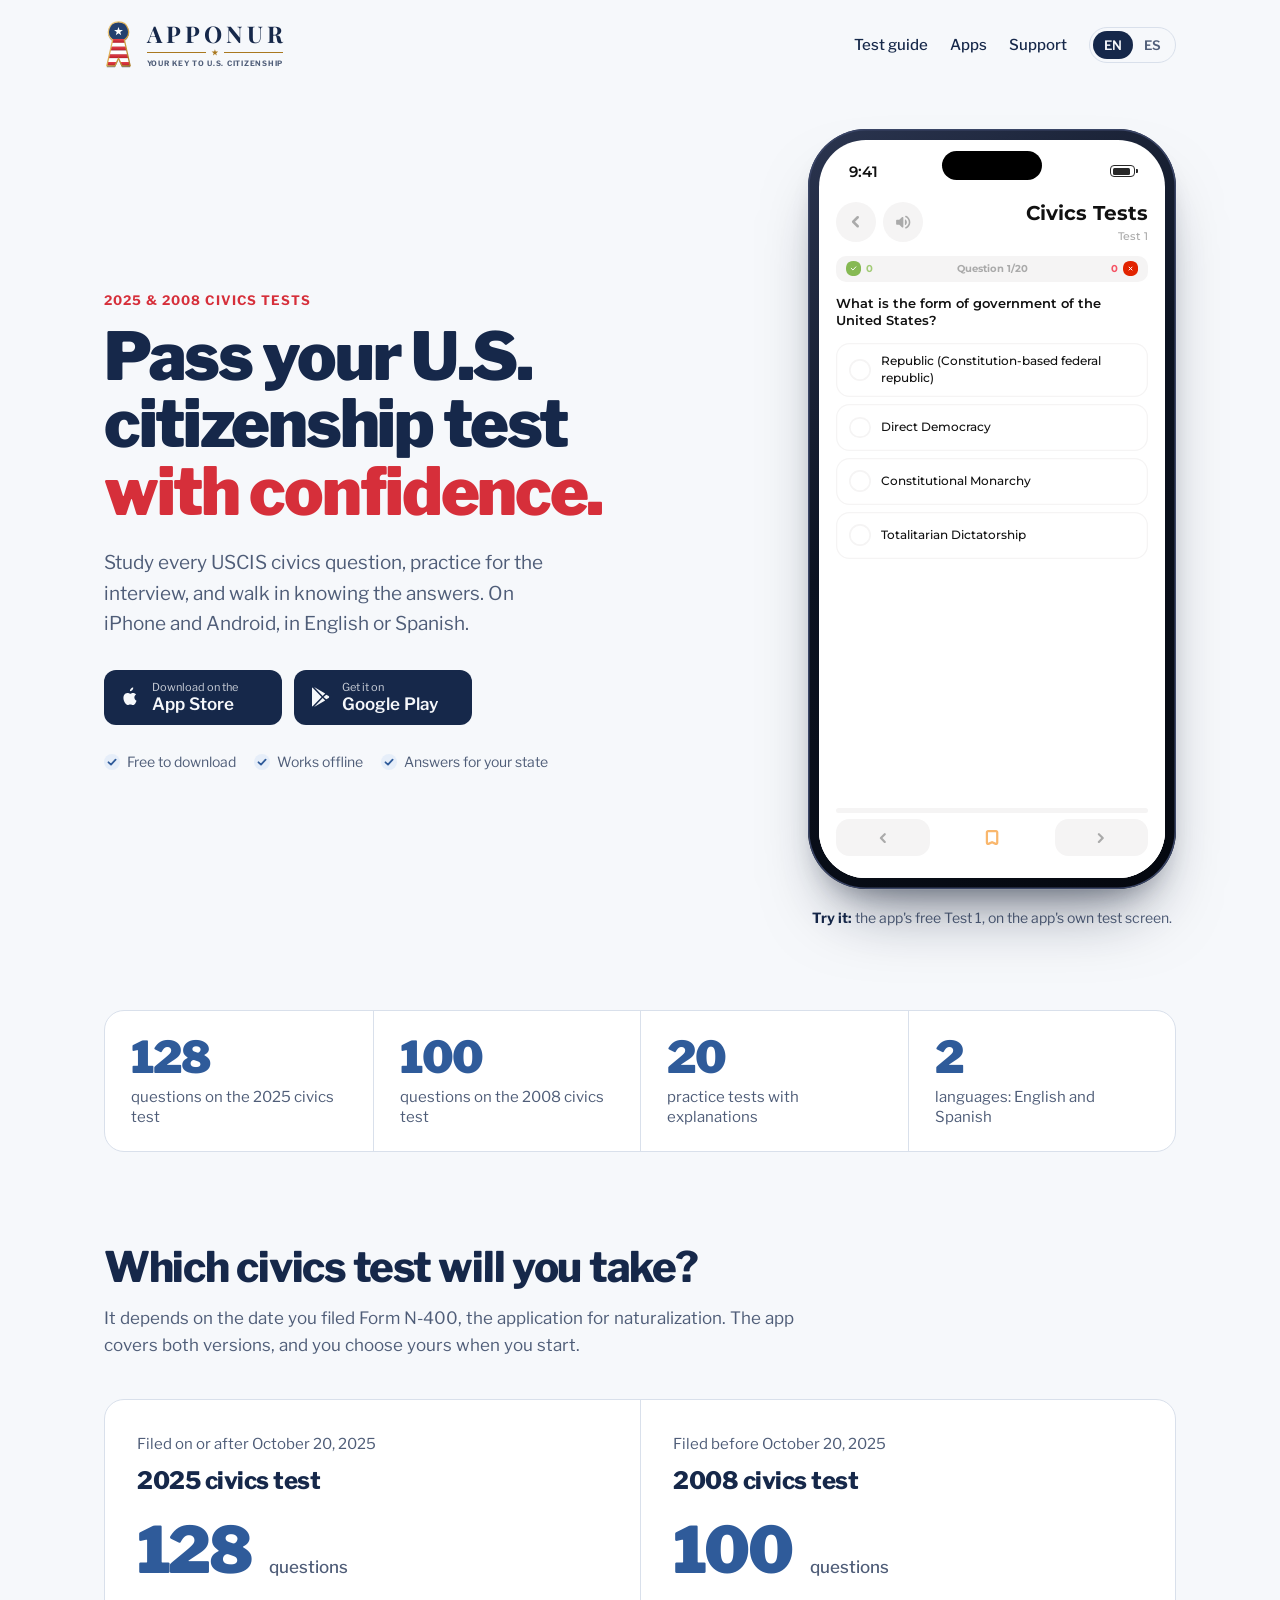
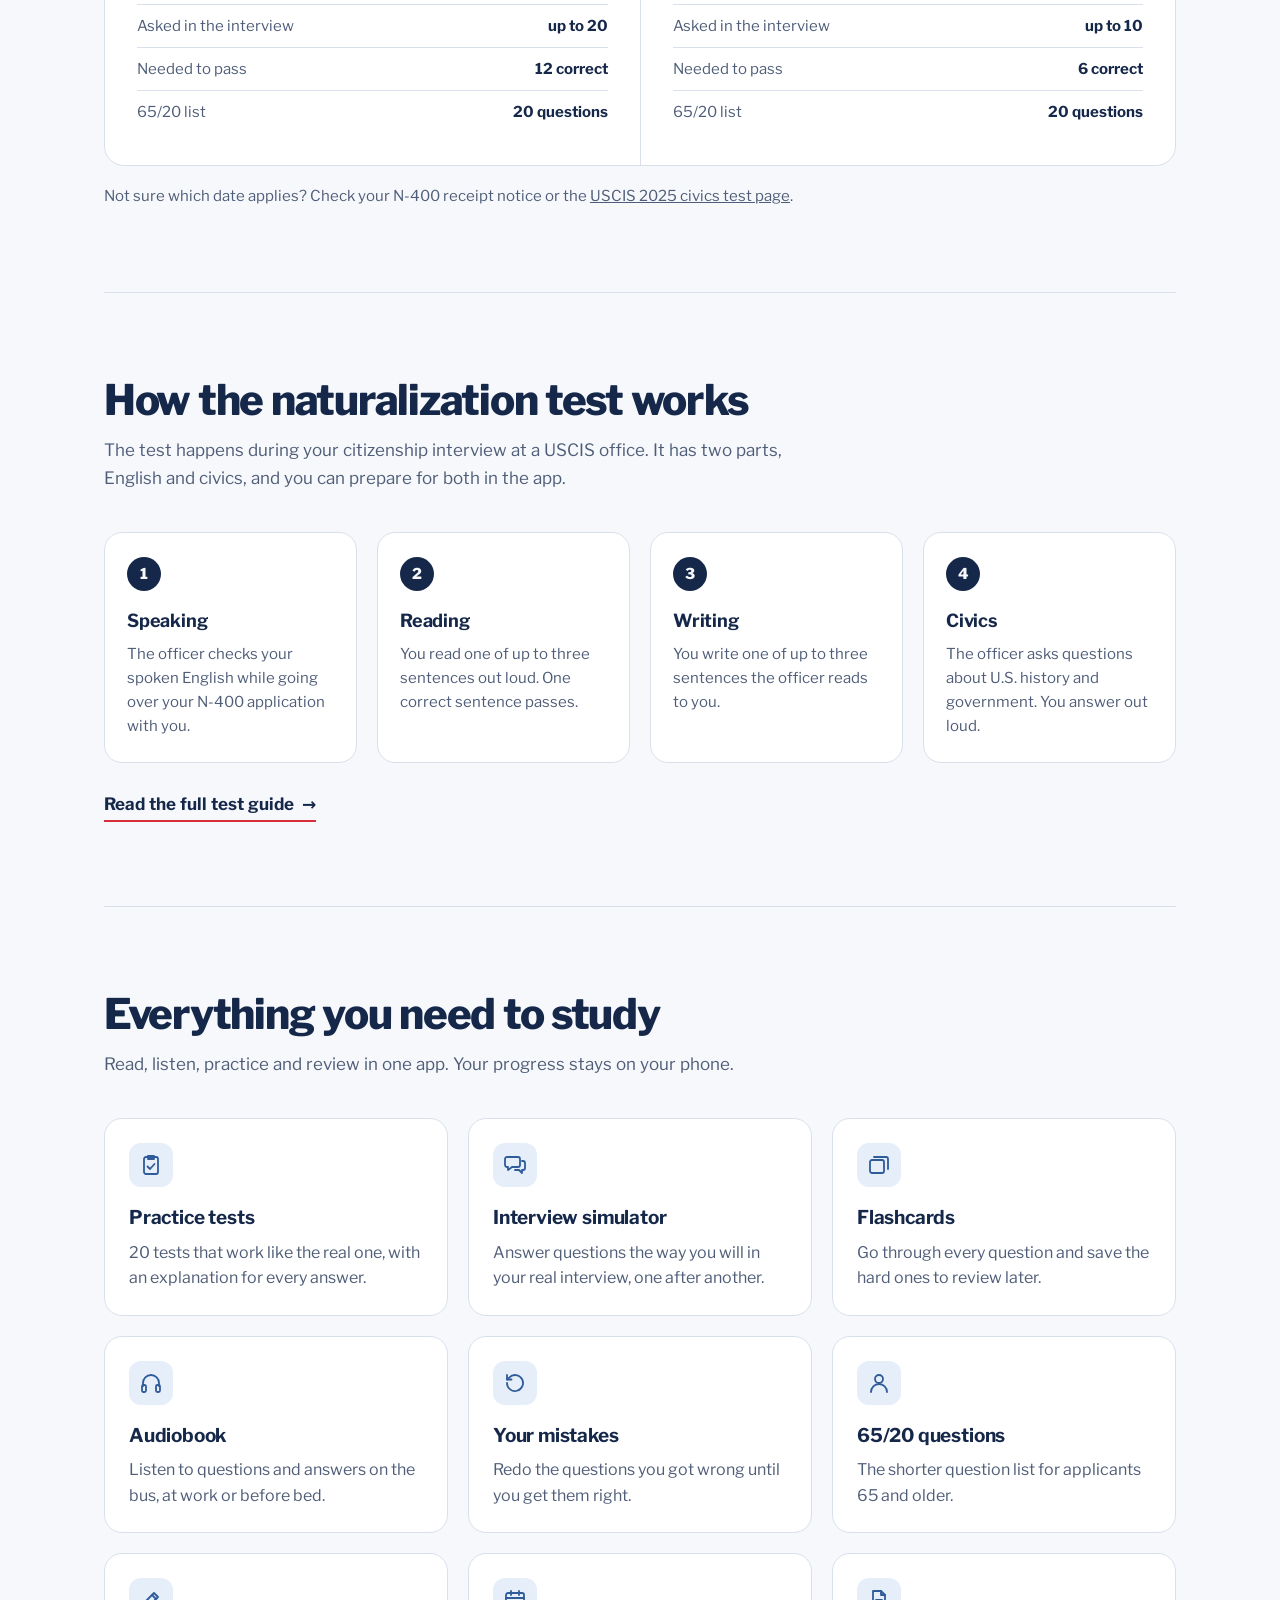
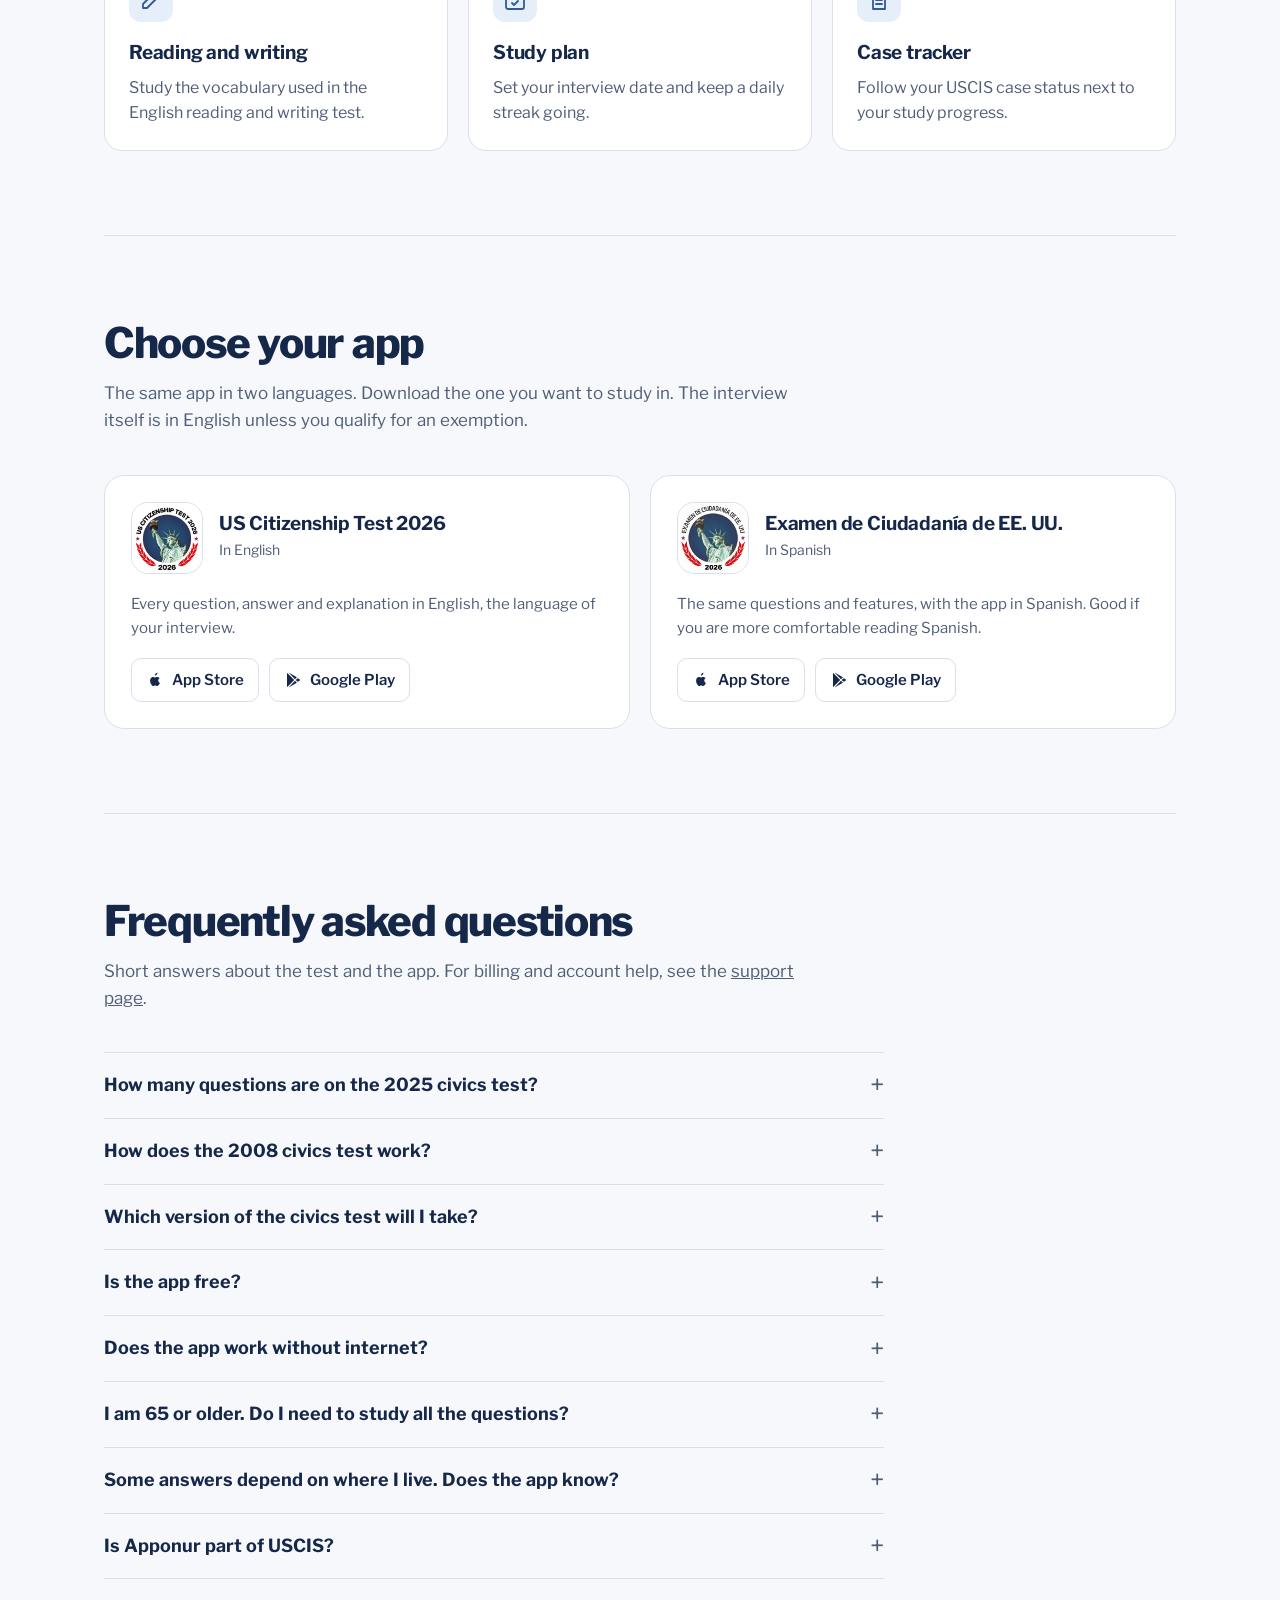
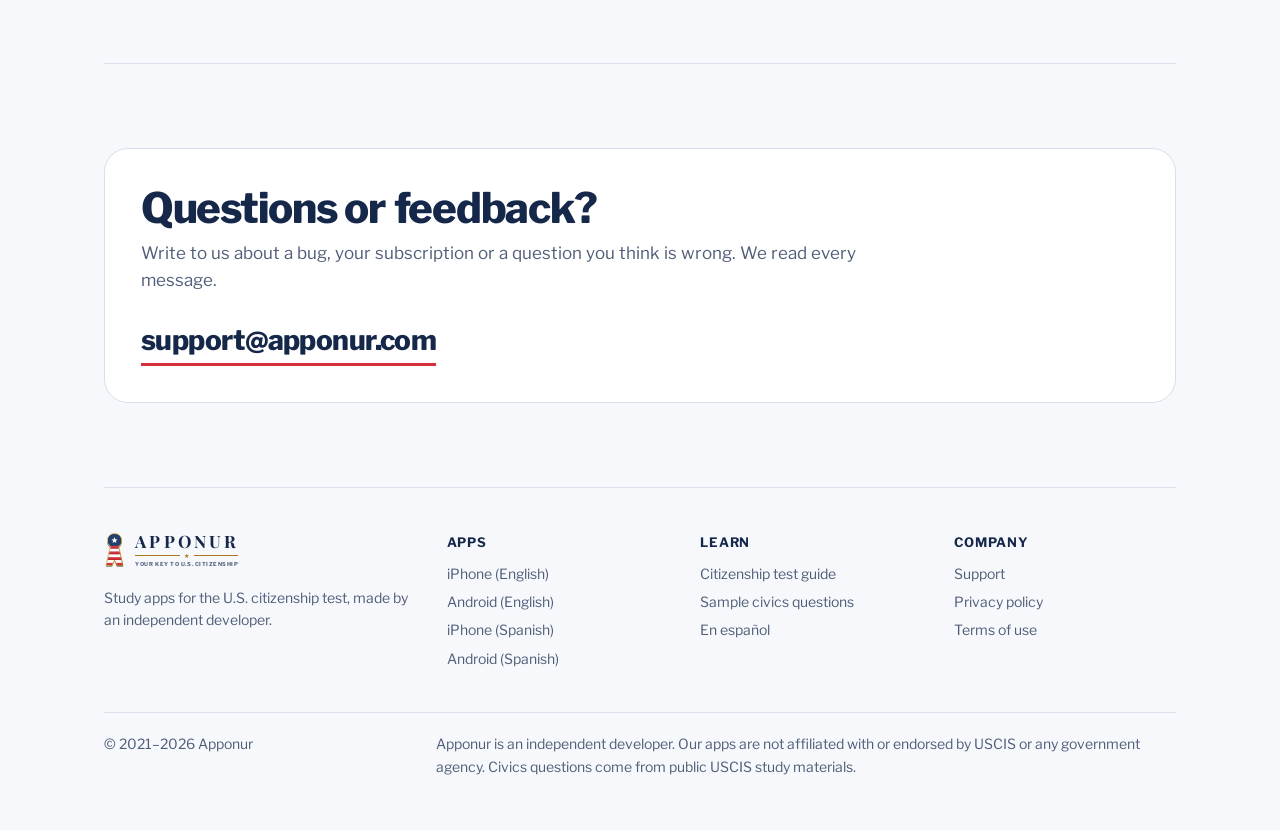
<file: app/index.html>
<!doctype html>
<html lang="en">
<head>
<meta charset="utf-8">
<title>Download | Apponur</title>
<meta name="robots" content="noindex, follow">
<script>location.replace("/download/" + location.search);</script>
<meta http-equiv="refresh" content="0; url=/download/">
</head>
<body></body>
</html>
</file>
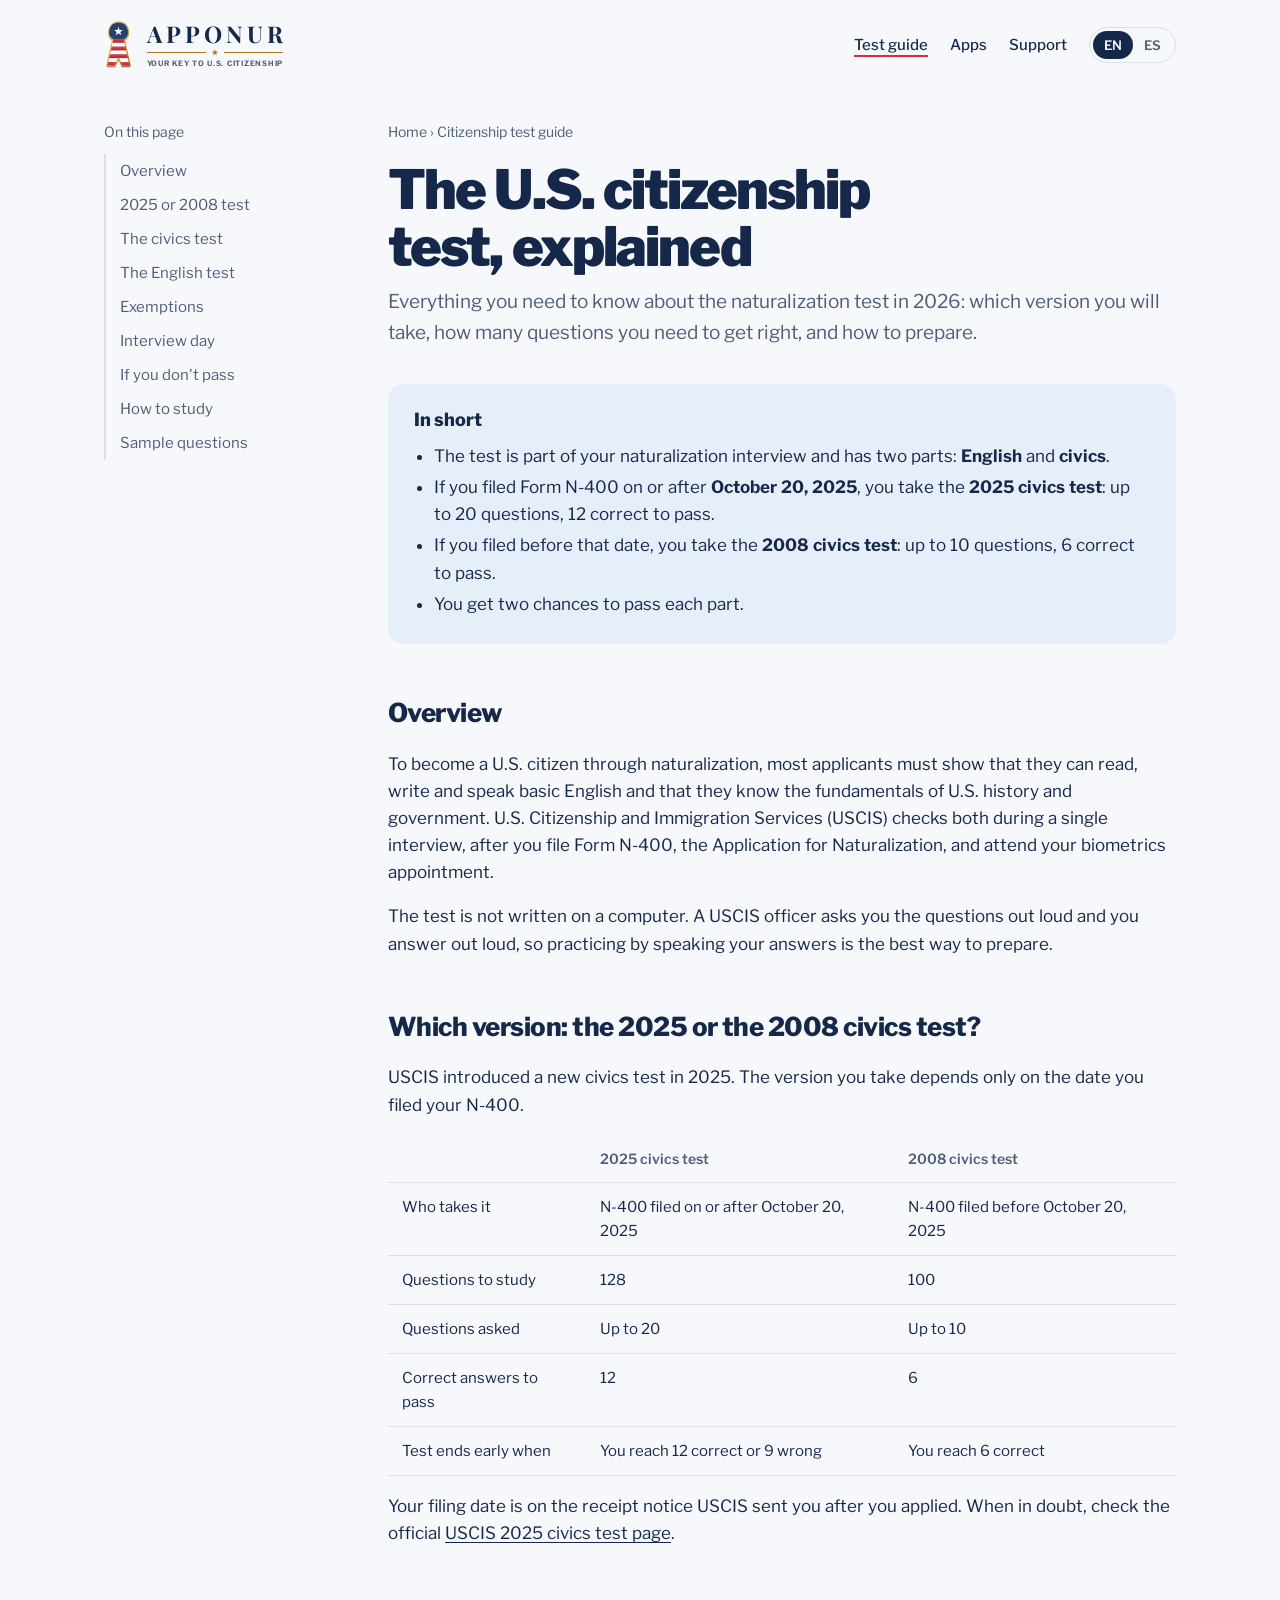
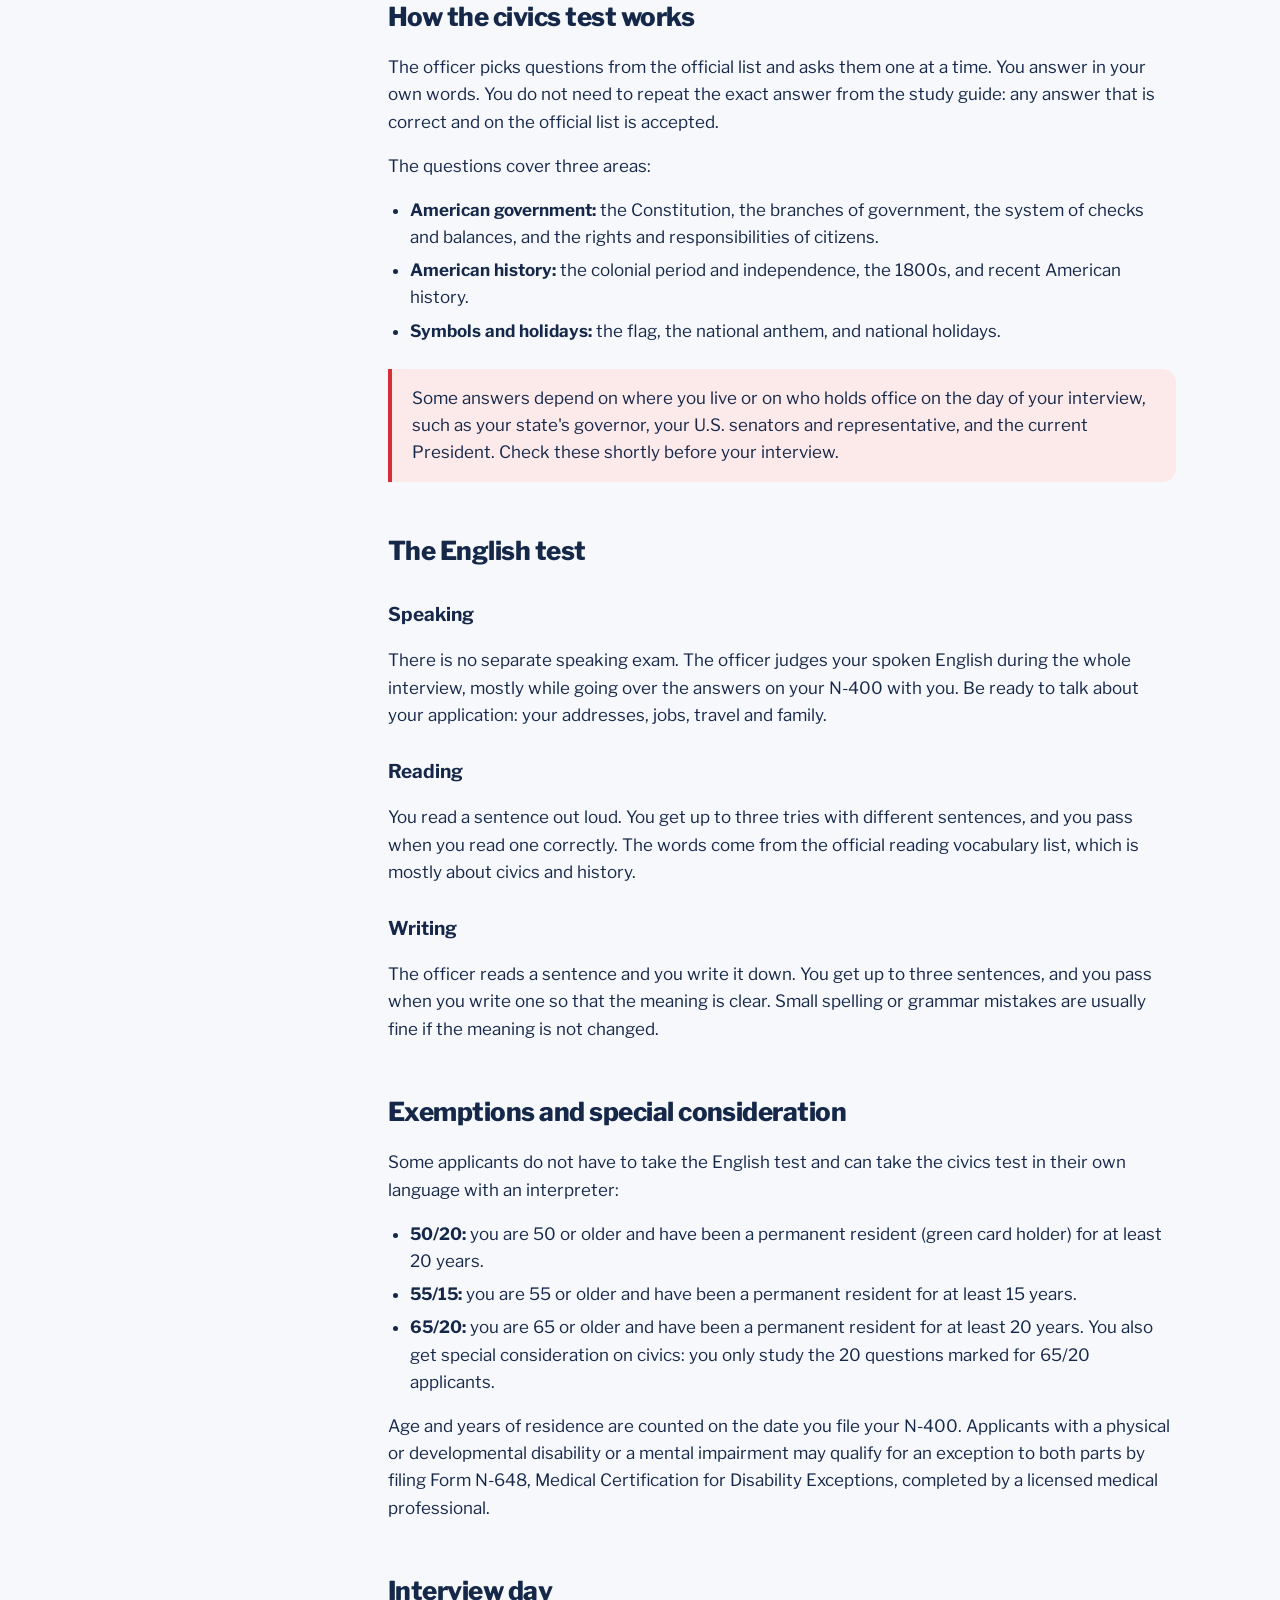
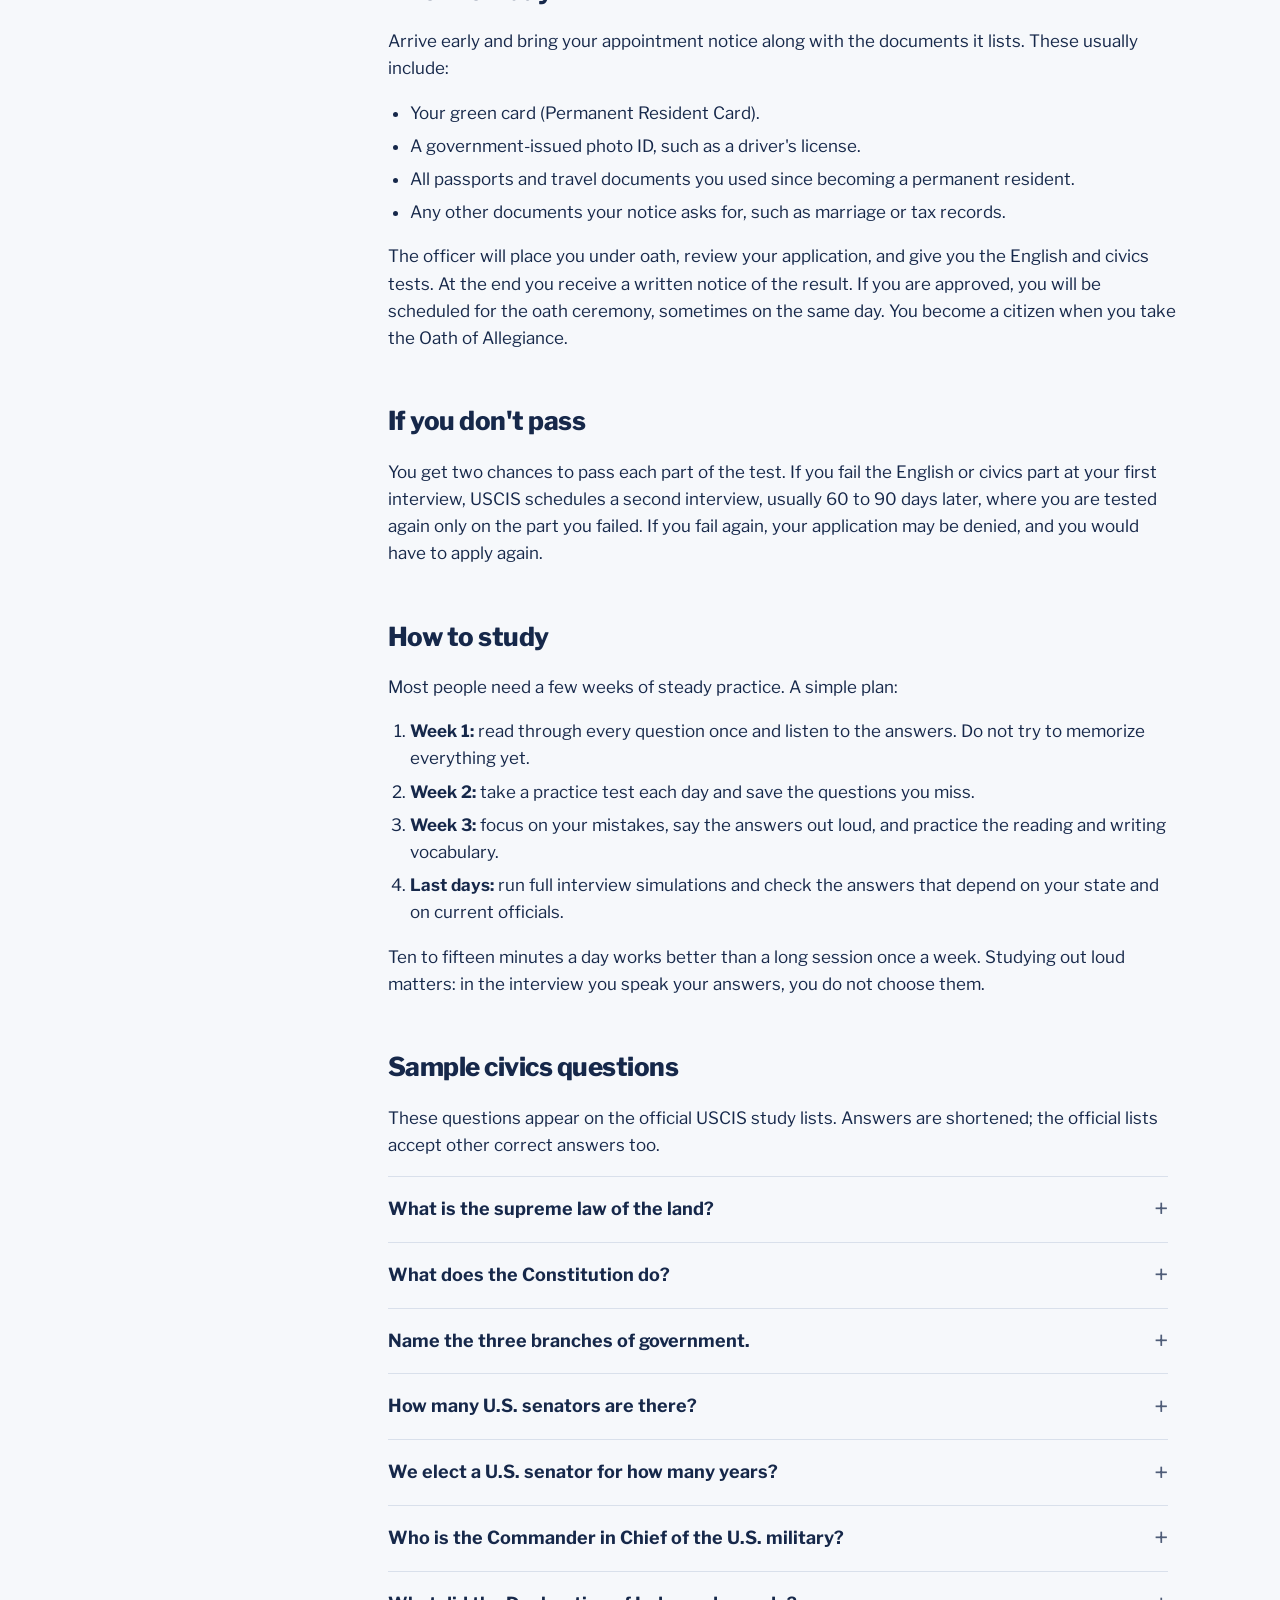
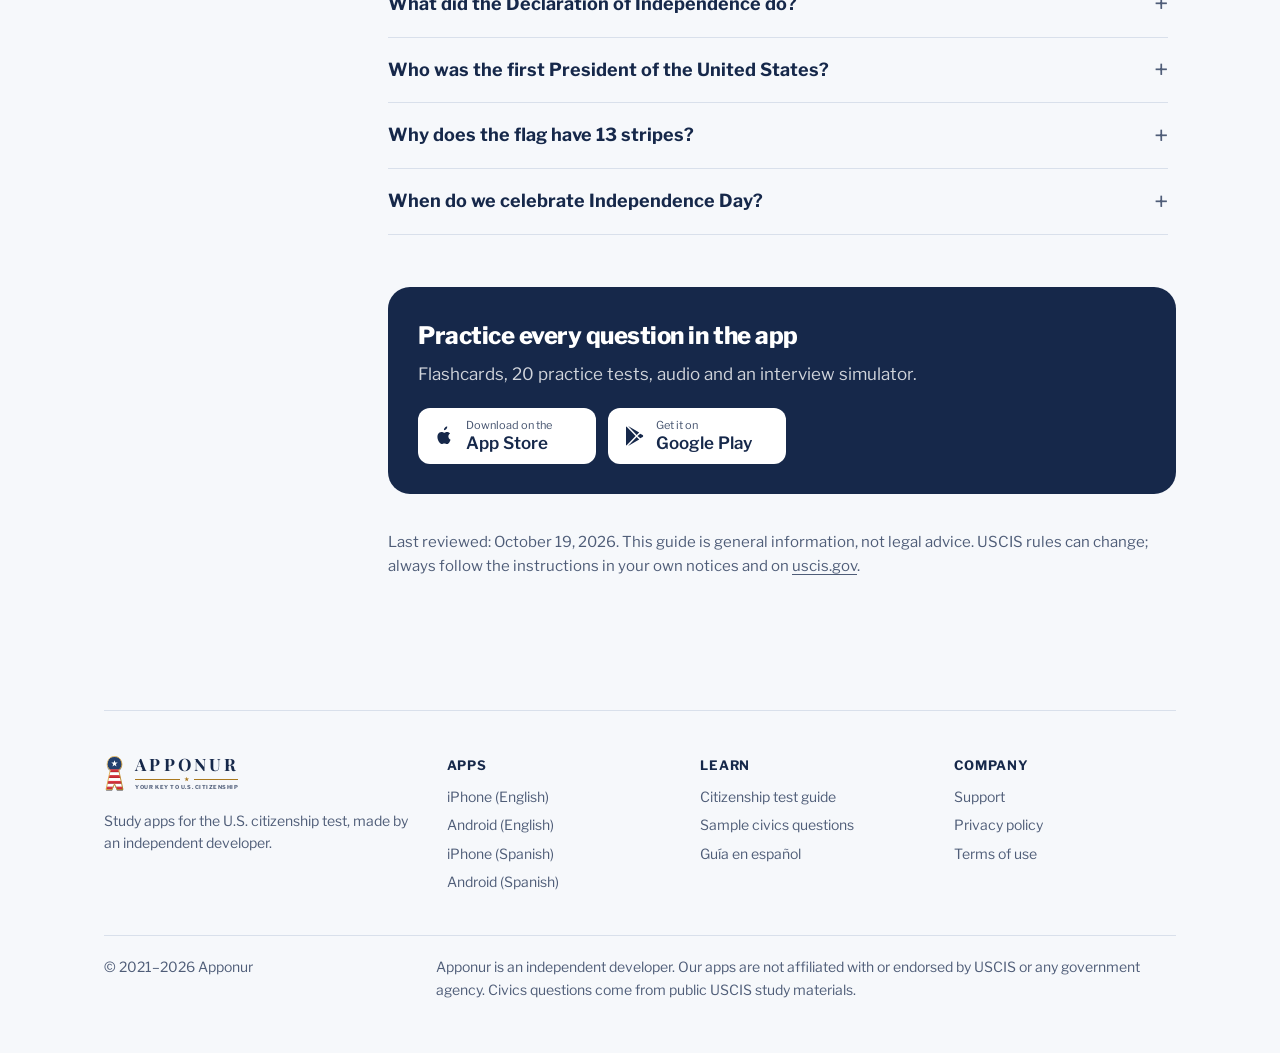
<file: civics-test/index.html>
<!doctype html>
<html lang="en" data-fixed-lang="en">
<head>
<meta charset="utf-8">
<meta name="viewport" content="width=device-width, initial-scale=1">
<title>U.S. Citizenship Test Guide 2026: Civics &amp; English Test | Apponur</title>
<meta name="description" content="How the U.S. citizenship test works in 2026: the 2025 and 2008 civics tests, how many questions you must answer, the English reading and writing test, age exemptions, what to bring and how to study.">
<link rel="canonical" href="https://apponur.com/civics-test/">
<link rel="alternate" hreflang="en" href="https://apponur.com/civics-test/">
<link rel="alternate" hreflang="es" href="https://apponur.com/es/examen-civico/">
<link rel="alternate" hreflang="x-default" href="https://apponur.com/civics-test/">
<meta name="robots" content="index, follow, max-image-preview:large">
<meta name="theme-color" content="#F6F8FB" media="(prefers-color-scheme: light)">
<meta name="theme-color" content="#0E1729" media="(prefers-color-scheme: dark)">
<meta property="og:type" content="article">
<meta property="og:site_name" content="Apponur">
<meta property="og:locale" content="en_US">
<meta property="og:url" content="https://apponur.com/civics-test/">
<meta property="og:title" content="U.S. Citizenship Test Guide 2026">
<meta property="og:description" content="The civics and English test explained: question counts, passing scores, exemptions, interview day and a study plan.">
<meta property="og:image" content="https://apponur.com/assets/og-image.png">
<meta name="twitter:card" content="summary_large_image">
<link rel="icon" href="/favicon.ico?v=3" sizes="32x32">
<link rel="icon" href="/assets/brand/favicon.svg?v=3" type="image/svg+xml">
<link rel="apple-touch-icon" href="/assets/brand/apple-touch-icon.png?v=3">
<link rel="manifest" href="/site.webmanifest?v=3">
<link rel="preconnect" href="https://fonts.googleapis.com">
<link rel="preconnect" href="https://fonts.gstatic.com" crossorigin>
<link href="https://fonts.googleapis.com/css2?family=Libre+Franklin:wght@400;500;600;700;800;900&family=Playfair+Display:wght@700&display=swap" rel="stylesheet">
<link rel="stylesheet" href="/assets/site.css">
<script src="/assets/lang.js"></script>
<script type="application/ld+json">
{
  "@context": "https://schema.org",
  "@graph": [
    {
      "@type": "Article",
      "headline": "U.S. Citizenship Test Guide 2026: Civics and English Test",
      "description": "How the U.S. citizenship test works: the 2025 and 2008 civics tests, the English test, exemptions, interview day and how to study.",
      "inLanguage": "en",
      "datePublished": "2026-10-19",
      "dateModified": "2026-10-19",
      "image": "https://apponur.com/assets/og-image.png",
      "mainEntityOfPage": "https://apponur.com/civics-test/",
      "author": {"@type": "Organization", "name": "Apponur", "url": "https://apponur.com/"},
      "publisher": {"@type": "Organization", "name": "Apponur", "logo": {"@type": "ImageObject", "url": "https://apponur.com/assets/brand/icon-512.png"}}
    },
    {
      "@type": "BreadcrumbList",
      "itemListElement": [
        {"@type": "ListItem", "position": 1, "name": "Home", "item": "https://apponur.com/"},
        {"@type": "ListItem", "position": 2, "name": "Citizenship test guide", "item": "https://apponur.com/civics-test/"}
      ]
    }
  ]
}
</script>
</head>
<body>
<a class="skip" href="#main">Skip to content</a>
<div class="wrap">
  <header class="top">
    <a class="brand" href="/" aria-label="Apponur home"><img class="brand-mark" src="/assets/brand/mark.svg" alt="" width="25" height="44"><span class="brand-text"><span class="brand-name">Apponur</span><span class="brand-orn" aria-hidden="true"><i></i><b></b><i></i></span><span class="brand-tag">Your key to U.S. citizenship</span></span></a>
    <nav aria-label="Main">
      <a class="navlink" href="/civics-test/" aria-current="page">Test guide</a>
      <a class="navlink" href="/#apps">Apps</a>
      <a class="navlink" href="/support/">Support</a>
      <div class="lang" role="group" aria-label="Language">
        <a href="/civics-test/" hreflang="en" lang="en" aria-current="true">EN</a>
        <a href="/es/examen-civico/" hreflang="es" lang="es">ES</a>
      </div>
    </nav>
  </header>

  <main class="doc guide" id="main">
    <aside>
      <p>On this page</p>
      <ol>
        <li><a href="#overview">Overview</a></li>
        <li><a href="#versions">2025 or 2008 test</a></li>
        <li><a href="#civics">The civics test</a></li>
        <li><a href="#english">The English test</a></li>
        <li><a href="#exemptions">Exemptions</a></li>
        <li><a href="#interview">Interview day</a></li>
        <li><a href="#retest">If you don't pass</a></li>
        <li><a href="#study">How to study</a></li>
        <li><a href="#sample">Sample questions</a></li>
      </ol>
    </aside>

    <article>
      <p class="crumbs"><a href="/">Home</a> › Citizenship test guide</p>
      <h1>The U.S. citizenship test, explained</h1>
      <p class="lead">Everything you need to know about the naturalization test in 2026: which version you will take, how many questions you need to get right, and how to prepare.</p>

      <div class="summary">
        <h2>In short</h2>
        <ul>
          <li>The test is part of your naturalization interview and has two parts: <b>English</b> and <b>civics</b>.</li>
          <li>If you filed Form N-400 on or after <b>October 20, 2025</b>, you take the <b>2025 civics test</b>: up to 20 questions, 12 correct to pass.</li>
          <li>If you filed before that date, you take the <b>2008 civics test</b>: up to 10 questions, 6 correct to pass.</li>
          <li>You get two chances to pass each part.</li>
        </ul>
      </div>

      <section id="overview">
        <h2>Overview</h2>
        <p>To become a U.S. citizen through naturalization, most applicants must show that they can read, write and speak basic English and that they know the fundamentals of U.S. history and government. U.S. Citizenship and Immigration Services (USCIS) checks both during a single interview, after you file Form N-400, the Application for Naturalization, and attend your biometrics appointment.</p>
        <p>The test is not written on a computer. A USCIS officer asks you the questions out loud and you answer out loud, so practicing by speaking your answers is the best way to prepare.</p>
      </section>

      <section id="versions">
        <h2>Which version: the 2025 or the 2008 civics test?</h2>
        <p>USCIS introduced a new civics test in 2025. The version you take depends only on the date you filed your N-400.</p>
        <table>
          <thead><tr><th scope="col"></th><th scope="col">2025 civics test</th><th scope="col">2008 civics test</th></tr></thead>
          <tbody>
            <tr><td>Who takes it</td><td>N-400 filed on or after October 20, 2025</td><td>N-400 filed before October 20, 2025</td></tr>
            <tr><td>Questions to study</td><td>128</td><td>100</td></tr>
            <tr><td>Questions asked</td><td>Up to 20</td><td>Up to 10</td></tr>
            <tr><td>Correct answers to pass</td><td>12</td><td>6</td></tr>
            <tr><td>Test ends early when</td><td>You reach 12 correct or 9 wrong</td><td>You reach 6 correct</td></tr>
          </tbody>
        </table>
        <p>Your filing date is on the receipt notice USCIS sent you after you applied. When in doubt, check the official <a href="https://www.uscis.gov/citizenship-resource-center/naturalization-test-and-study-resources/2025-civics-test" rel="noopener">USCIS 2025 civics test page</a>.</p>
      </section>

      <section id="civics">
        <h2>How the civics test works</h2>
        <p>The officer picks questions from the official list and asks them one at a time. You answer in your own words. You do not need to repeat the exact answer from the study guide: any answer that is correct and on the official list is accepted.</p>
        <p>The questions cover three areas:</p>
        <ul>
          <li><b>American government:</b> the Constitution, the branches of government, the system of checks and balances, and the rights and responsibilities of citizens.</li>
          <li><b>American history:</b> the colonial period and independence, the 1800s, and recent American history.</li>
          <li><b>Symbols and holidays:</b> the flag, the national anthem, and national holidays.</li>
        </ul>
        <div class="callout"><p>Some answers depend on where you live or on who holds office on the day of your interview, such as your state's governor, your U.S. senators and representative, and the current President. Check these shortly before your interview.</p></div>
      </section>

      <section id="english">
        <h2>The English test</h2>
        <h3>Speaking</h3>
        <p>There is no separate speaking exam. The officer judges your spoken English during the whole interview, mostly while going over the answers on your N-400 with you. Be ready to talk about your application: your addresses, jobs, travel and family.</p>
        <h3>Reading</h3>
        <p>You read a sentence out loud. You get up to three tries with different sentences, and you pass when you read one correctly. The words come from the official reading vocabulary list, which is mostly about civics and history.</p>
        <h3>Writing</h3>
        <p>The officer reads a sentence and you write it down. You get up to three sentences, and you pass when you write one so that the meaning is clear. Small spelling or grammar mistakes are usually fine if the meaning is not changed.</p>
      </section>

      <section id="exemptions">
        <h2>Exemptions and special consideration</h2>
        <p>Some applicants do not have to take the English test and can take the civics test in their own language with an interpreter:</p>
        <ul>
          <li><b>50/20:</b> you are 50 or older and have been a permanent resident (green card holder) for at least 20 years.</li>
          <li><b>55/15:</b> you are 55 or older and have been a permanent resident for at least 15 years.</li>
          <li><b>65/20:</b> you are 65 or older and have been a permanent resident for at least 20 years. You also get special consideration on civics: you only study the 20 questions marked for 65/20 applicants.</li>
        </ul>
        <p>Age and years of residence are counted on the date you file your N-400. Applicants with a physical or developmental disability or a mental impairment may qualify for an exception to both parts by filing Form N-648, Medical Certification for Disability Exceptions, completed by a licensed medical professional.</p>
      </section>

      <section id="interview">
        <h2>Interview day</h2>
        <p>Arrive early and bring your appointment notice along with the documents it lists. These usually include:</p>
        <ul>
          <li>Your green card (Permanent Resident Card).</li>
          <li>A government-issued photo ID, such as a driver's license.</li>
          <li>All passports and travel documents you used since becoming a permanent resident.</li>
          <li>Any other documents your notice asks for, such as marriage or tax records.</li>
        </ul>
        <p>The officer will place you under oath, review your application, and give you the English and civics tests. At the end you receive a written notice of the result. If you are approved, you will be scheduled for the oath ceremony, sometimes on the same day. You become a citizen when you take the Oath of Allegiance.</p>
      </section>

      <section id="retest">
        <h2>If you don't pass</h2>
        <p>You get two chances to pass each part of the test. If you fail the English or civics part at your first interview, USCIS schedules a second interview, usually 60 to 90 days later, where you are tested again only on the part you failed. If you fail again, your application may be denied, and you would have to apply again.</p>
      </section>

      <section id="study">
        <h2>How to study</h2>
        <p>Most people need a few weeks of steady practice. A simple plan:</p>
        <ol>
          <li><b>Week 1:</b> read through every question once and listen to the answers. Do not try to memorize everything yet.</li>
          <li><b>Week 2:</b> take a practice test each day and save the questions you miss.</li>
          <li><b>Week 3:</b> focus on your mistakes, say the answers out loud, and practice the reading and writing vocabulary.</li>
          <li><b>Last days:</b> run full interview simulations and check the answers that depend on your state and on current officials.</li>
        </ol>
        <p>Ten to fifteen minutes a day works better than a long session once a week. Studying out loud matters: in the interview you speak your answers, you do not choose them.</p>
      </section>

      <section id="sample">
        <h2>Sample civics questions</h2>
        <p>These questions appear on the official USCIS study lists. Answers are shortened; the official lists accept other correct answers too.</p>
        <div class="faq">
          <details><summary>What is the supreme law of the land?</summary><p>The Constitution.</p></details>
          <details><summary>What does the Constitution do?</summary><p>It sets up the government, defines the government, and protects the basic rights of Americans.</p></details>
          <details><summary>Name the three branches of government.</summary><p>Legislative, executive and judicial (Congress, the President, and the courts).</p></details>
          <details><summary>How many U.S. senators are there?</summary><p>One hundred (100).</p></details>
          <details><summary>We elect a U.S. senator for how many years?</summary><p>Six (6).</p></details>
          <details><summary>Who is the Commander in Chief of the U.S. military?</summary><p>The President.</p></details>
          <details><summary>What did the Declaration of Independence do?</summary><p>It announced our independence from Great Britain and declared that the United States was free.</p></details>
          <details><summary>Who was the first President of the United States?</summary><p>George Washington.</p></details>
          <details><summary>Why does the flag have 13 stripes?</summary><p>Because there were 13 original colonies.</p></details>
          <details><summary>When do we celebrate Independence Day?</summary><p>July 4.</p></details>
        </div>
      </section>

      <div class="cta">
        <div>
          <h2>Practice every question in the app</h2>
          <p>Flashcards, 20 practice tests, audio and an interview simulator.</p>
        </div>
        <div class="stores">
          <a class="store ios" href="https://apps.apple.com/us/app/id1615982636"><svg viewBox="0 0 24 24" aria-hidden="true"><path d="M16.37 12.6c.02 2.43 2.13 3.24 2.15 3.25-.02.06-.34 1.15-1.11 2.28-.67.98-1.36 1.95-2.46 1.97-1.07.02-1.42-.64-2.65-.64-1.23 0-1.62.62-2.64.66-1.06.04-1.87-1.06-2.54-2.03-1.38-2-2.43-5.64-1.02-8.1.7-1.22 1.96-2 3.32-2.02 1.04-.02 2.02.7 2.65.7.64 0 1.82-.86 3.07-.74.52.02 1.99.21 2.93 1.59-.08.05-1.75 1.02-1.73 3.05zM14.36 4.98c.56-.68.94-1.63.84-2.57-.81.03-1.79.54-2.37 1.22-.52.6-.98 1.57-.85 2.49.9.07 1.82-.46 2.38-1.14z"/></svg><span><small>Download on the</small><b>App Store</b></span></a>
          <a class="store android" href="https://play.google.com/store/apps/details?id=com.apponur.uscitizenshiptest"><svg viewBox="0 0 24 24" aria-hidden="true"><path d="M4 3.3v17.4c0 .3.17.56.42.68L13.6 12 4.42 2.62A.75.75 0 0 0 4 3.3zm10.68 7.62 2.5-2.5L6.1 2.1l8.58 8.82zm0 2.16L6.1 21.9l11.08-6.32-2.5-2.5zm5.97-2.04-2.4-1.37-2.73 2.33 2.73 2.33 2.4-1.37c.7-.4.7-1.52 0-1.92z"/></svg><span><small>Get it on</small><b>Google Play</b></span></a>
        </div>
      </div>

      <p class="updated" style="margin-top:36px">Last reviewed: October 19, 2026. This guide is general information, not legal advice. USCIS rules can change; always follow the instructions in your own notices and on <a href="https://www.uscis.gov/citizenship" rel="noopener">uscis.gov</a>.</p>
    </article>
  </main>

  <footer>
    <div class="cols">
      <div>
        <a class="brand" href="/"><img class="brand-mark" src="/assets/brand/mark.svg" alt="" width="25" height="44"><span class="brand-text"><span class="brand-name">Apponur</span><span class="brand-orn" aria-hidden="true"><i></i><b></b><i></i></span><span class="brand-tag">Your key to U.S. citizenship</span></span></a>
        <p class="about">Study apps for the U.S. citizenship test, made by an independent developer.</p>
      </div>
      <div>
        <h4>Apps</h4>
        <ul>
          <li><a href="https://apps.apple.com/us/app/id1615982636">iPhone (English)</a></li>
          <li><a href="https://play.google.com/store/apps/details?id=com.apponur.uscitizenshiptest">Android (English)</a></li>
          <li><a href="https://apps.apple.com/us/app/id1617090965">iPhone (Spanish)</a></li>
          <li><a href="https://play.google.com/store/apps/details?id=com.apponur.spanishuscitizenshiptest">Android (Spanish)</a></li>
        </ul>
      </div>
      <div>
        <h4>Learn</h4>
        <ul>
          <li><a href="/civics-test/">Citizenship test guide</a></li>
          <li><a href="/civics-test/#sample">Sample civics questions</a></li>
          <li><a href="/es/examen-civico/" hreflang="es" lang="es">Guía en español</a></li>
        </ul>
      </div>
      <div>
        <h4>Company</h4>
        <ul>
          <li><a href="/support/">Support</a></li>
          <li><a href="/privacy/">Privacy policy</a></li>
          <li><a href="/terms/">Terms of use</a></li>
        </ul>
      </div>
    </div>
    <div class="legal">
      <span>© 2021–2026 Apponur</span>
      <p>Apponur is an independent developer. Our apps are not affiliated with or endorsed by USCIS or any government agency. Civics questions come from public USCIS study materials.</p>
    </div>
  </footer>
</div>
<script>
// Android visitors see Google Play first.
if (/android/i.test(navigator.userAgent)) document.documentElement.classList.add("is-android");
</script>
</body>
</html>
</file>
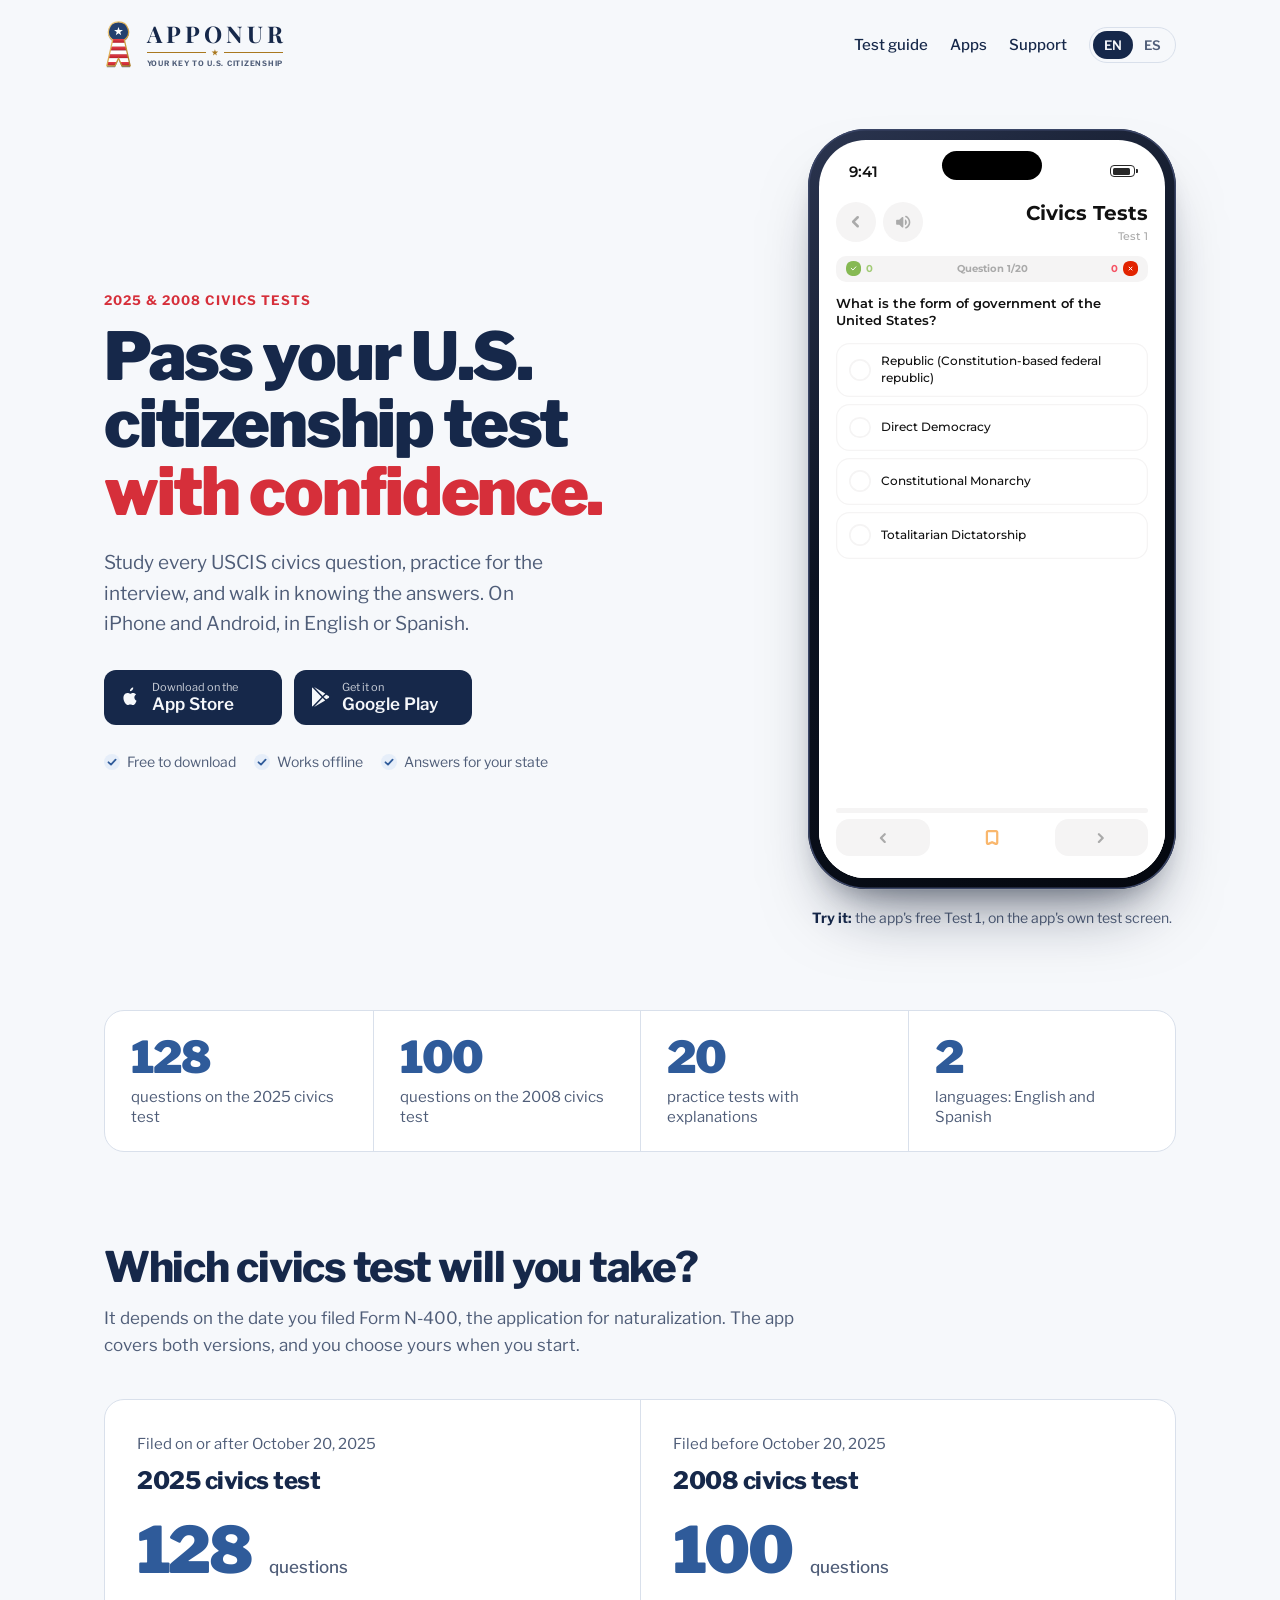
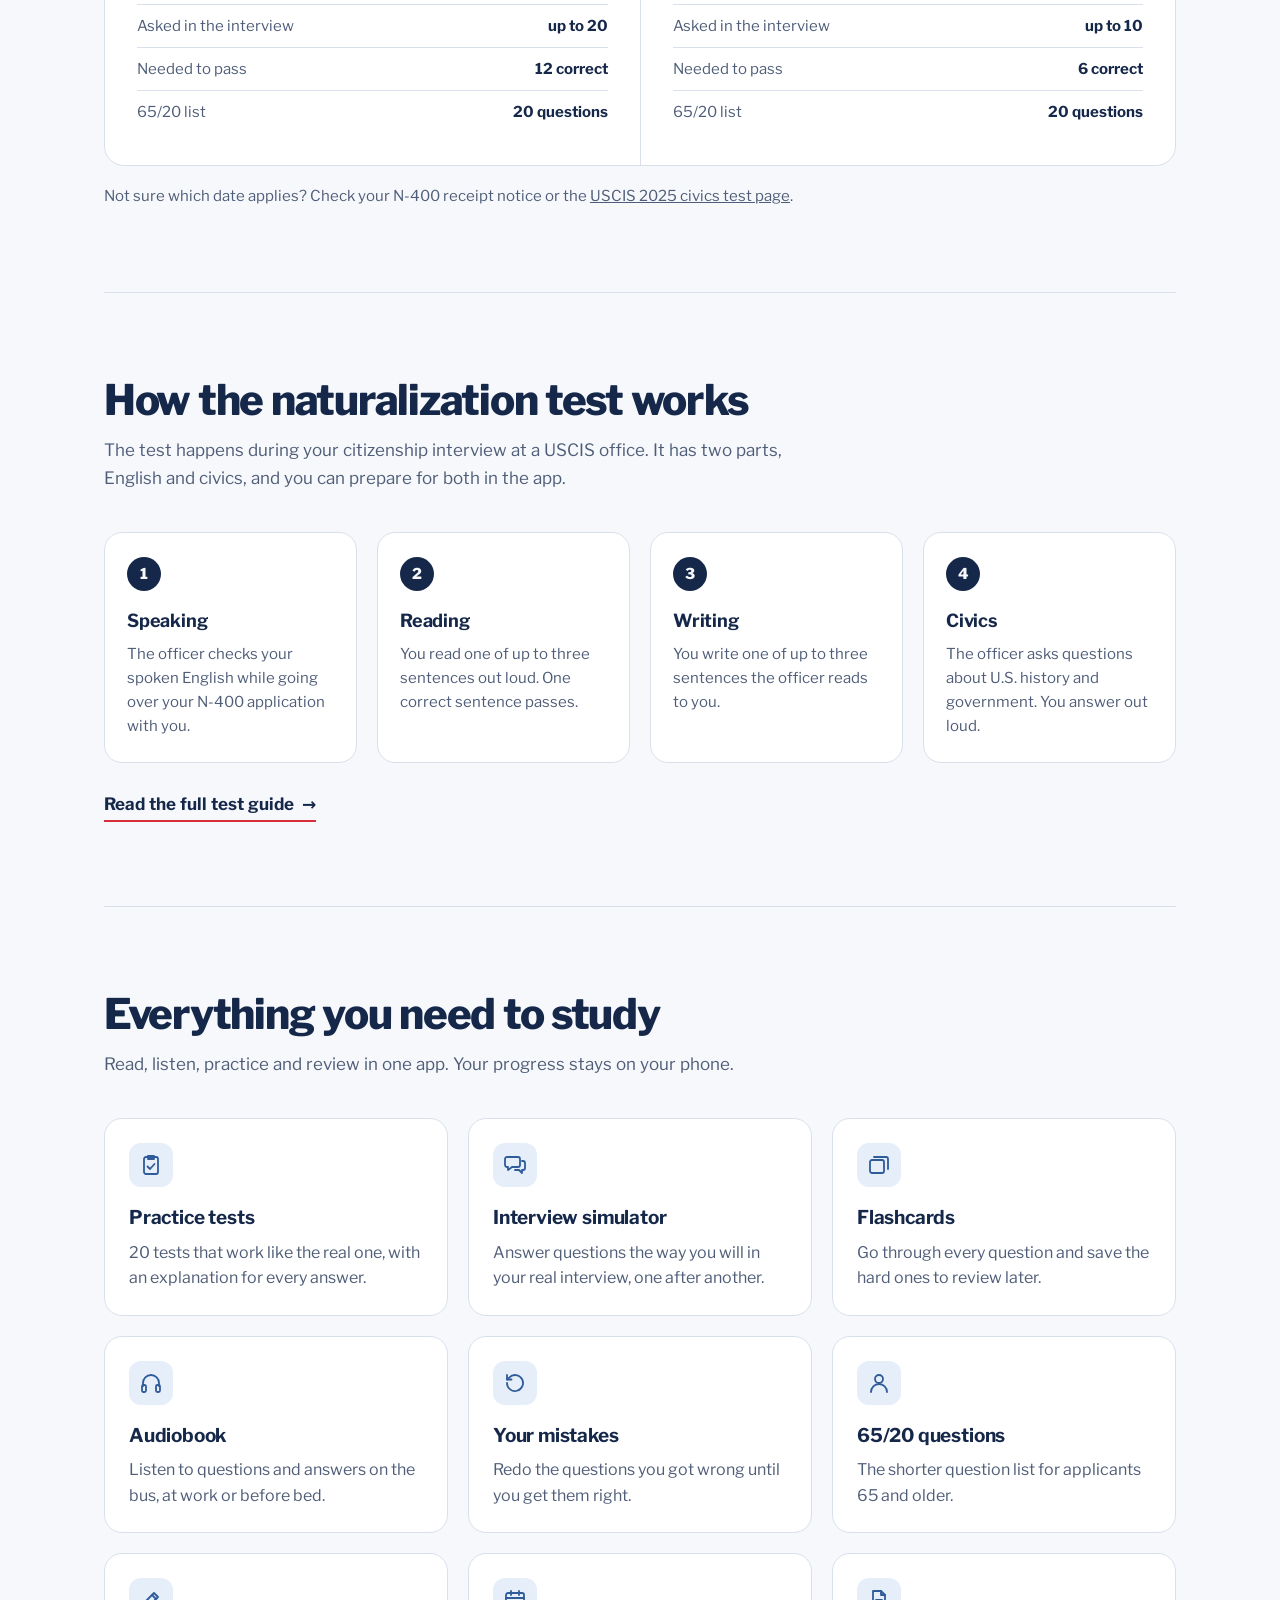
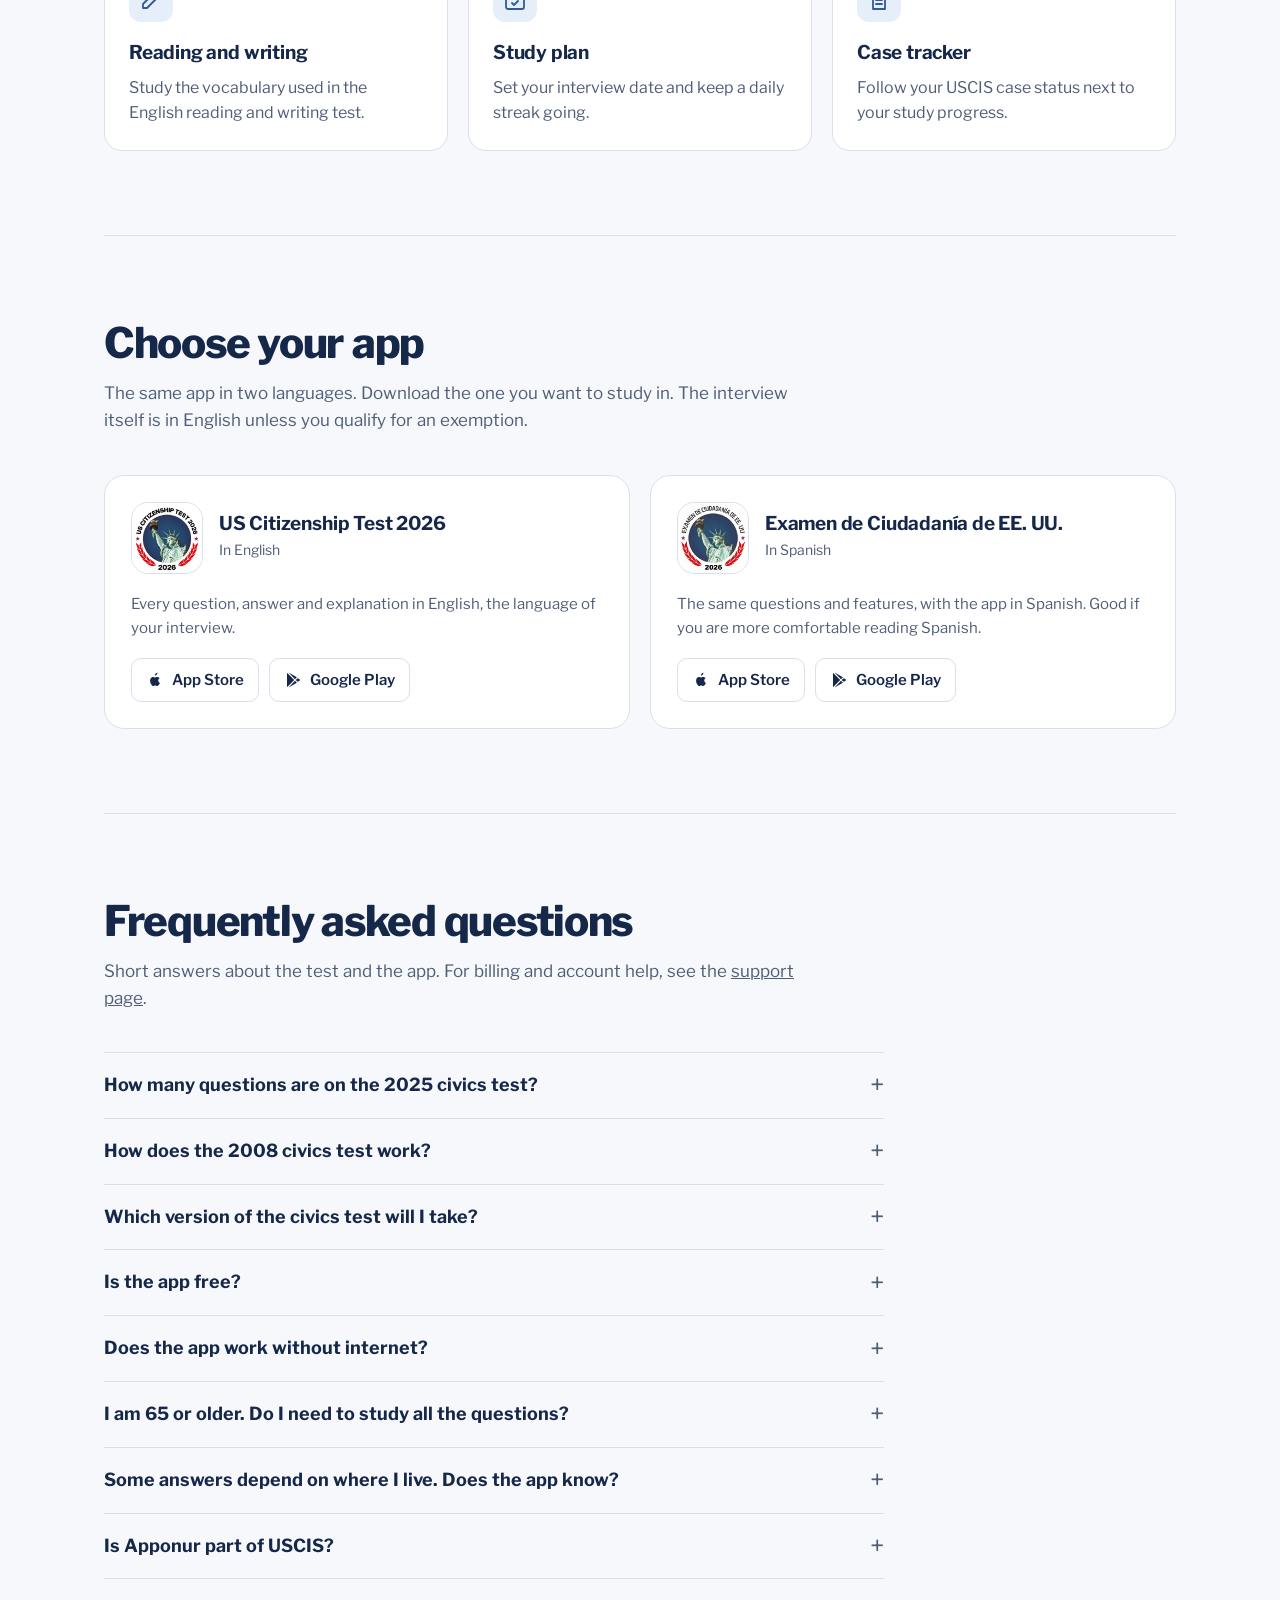
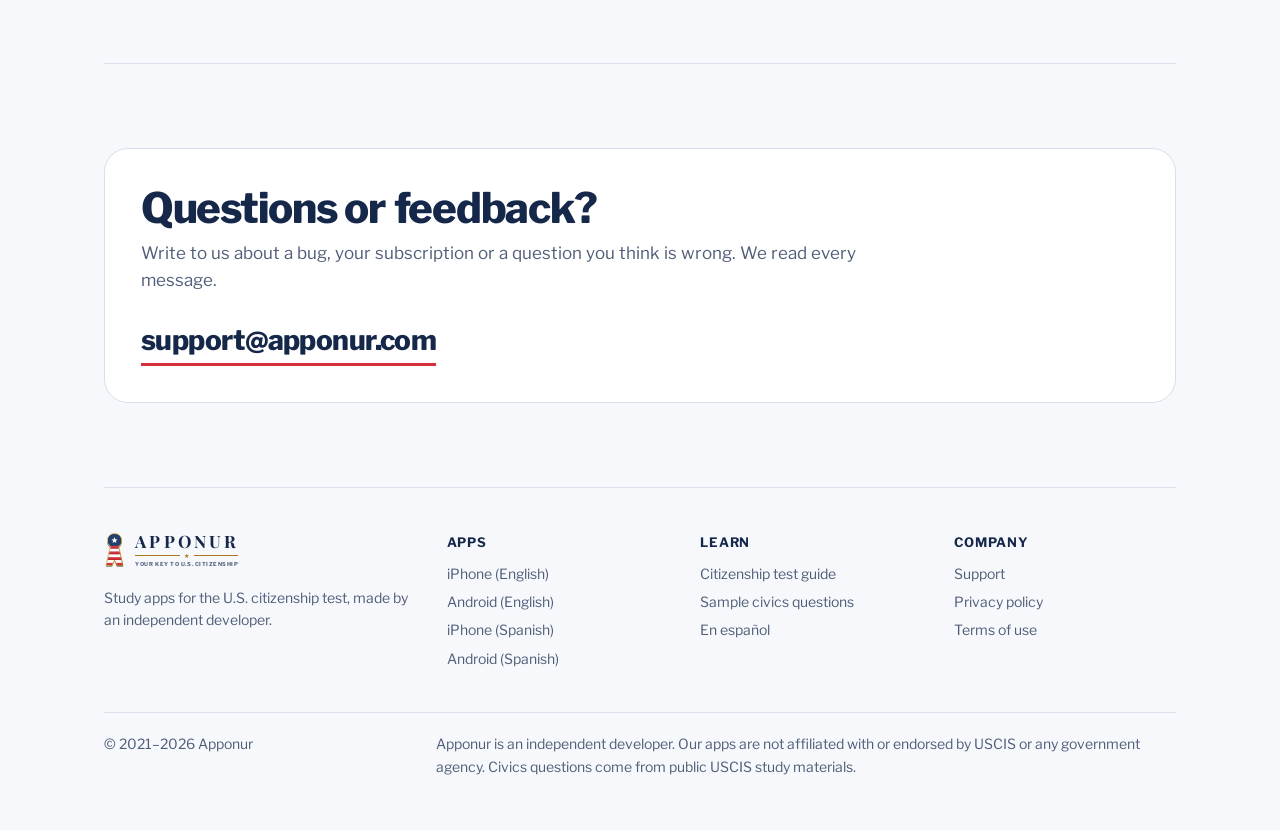
<file: download/index.html>
<!doctype html>
<html lang="en">
<head>
<meta charset="utf-8">
<meta name="viewport" content="width=device-width, initial-scale=1">
<title>Download | Apponur</title>
<meta name="robots" content="noindex, follow">
<meta name="theme-color" content="#F6F8FB">
<link rel="icon" href="/favicon.ico?v=3" sizes="32x32">
<script>
// /download/ opens the right store for the phone's platform and language, then shows the home page behind it.
// The home page itself never opens a store.
(function () {
  var IOS = { en: "id1615982636", es: "id1617090965" };
  var AND = { en: "com.apponur.uscitizenshiptest", es: "com.apponur.spanishuscitizenshiptest" };
  var q = new URLSearchParams(location.search);
  var langs = navigator.languages || [navigator.language || ""];
  var lang = q.get("lang") || (langs.some(function (l) { return /^es/i.test(l); }) ? "es" : "en");
  if (lang !== "es") lang = "en";
  var home = lang === "es" ? "/es/" : "/";
  var ua = navigator.userAgent || "";
  var isAndroid = /Android/i.test(ua);
  var isIOS = /iPhone|iPad|iPod/i.test(ua) || (/Macintosh/.test(ua) && navigator.maxTouchPoints > 1);
  if (!isAndroid && !isIOS) { location.replace(home); return; }
  var utm = []; q.forEach(function (v, k) { if (/^utm_/.test(k)) utm.push(k + "=" + encodeURIComponent(v)); });
  var store = isAndroid
    ? "market://details?id=" + AND[lang] + (utm.length ? "&referrer=" + encodeURIComponent(utm.join("&")) : "")
    : "itms-apps://apps.apple.com/us/app/" + IOS[lang];
  // Open the store app first; the page then moves to the home page, which is what the visitor sees when they come back.
  location.href = store;
  setTimeout(function () { location.replace(home); }, 600);
})();
</script>
<style>body{margin:0;background:#F6F8FB}</style>
</head>
<body>
<noscript><meta http-equiv="refresh" content="0; url=/"></noscript>
</body>
</html>
</file>
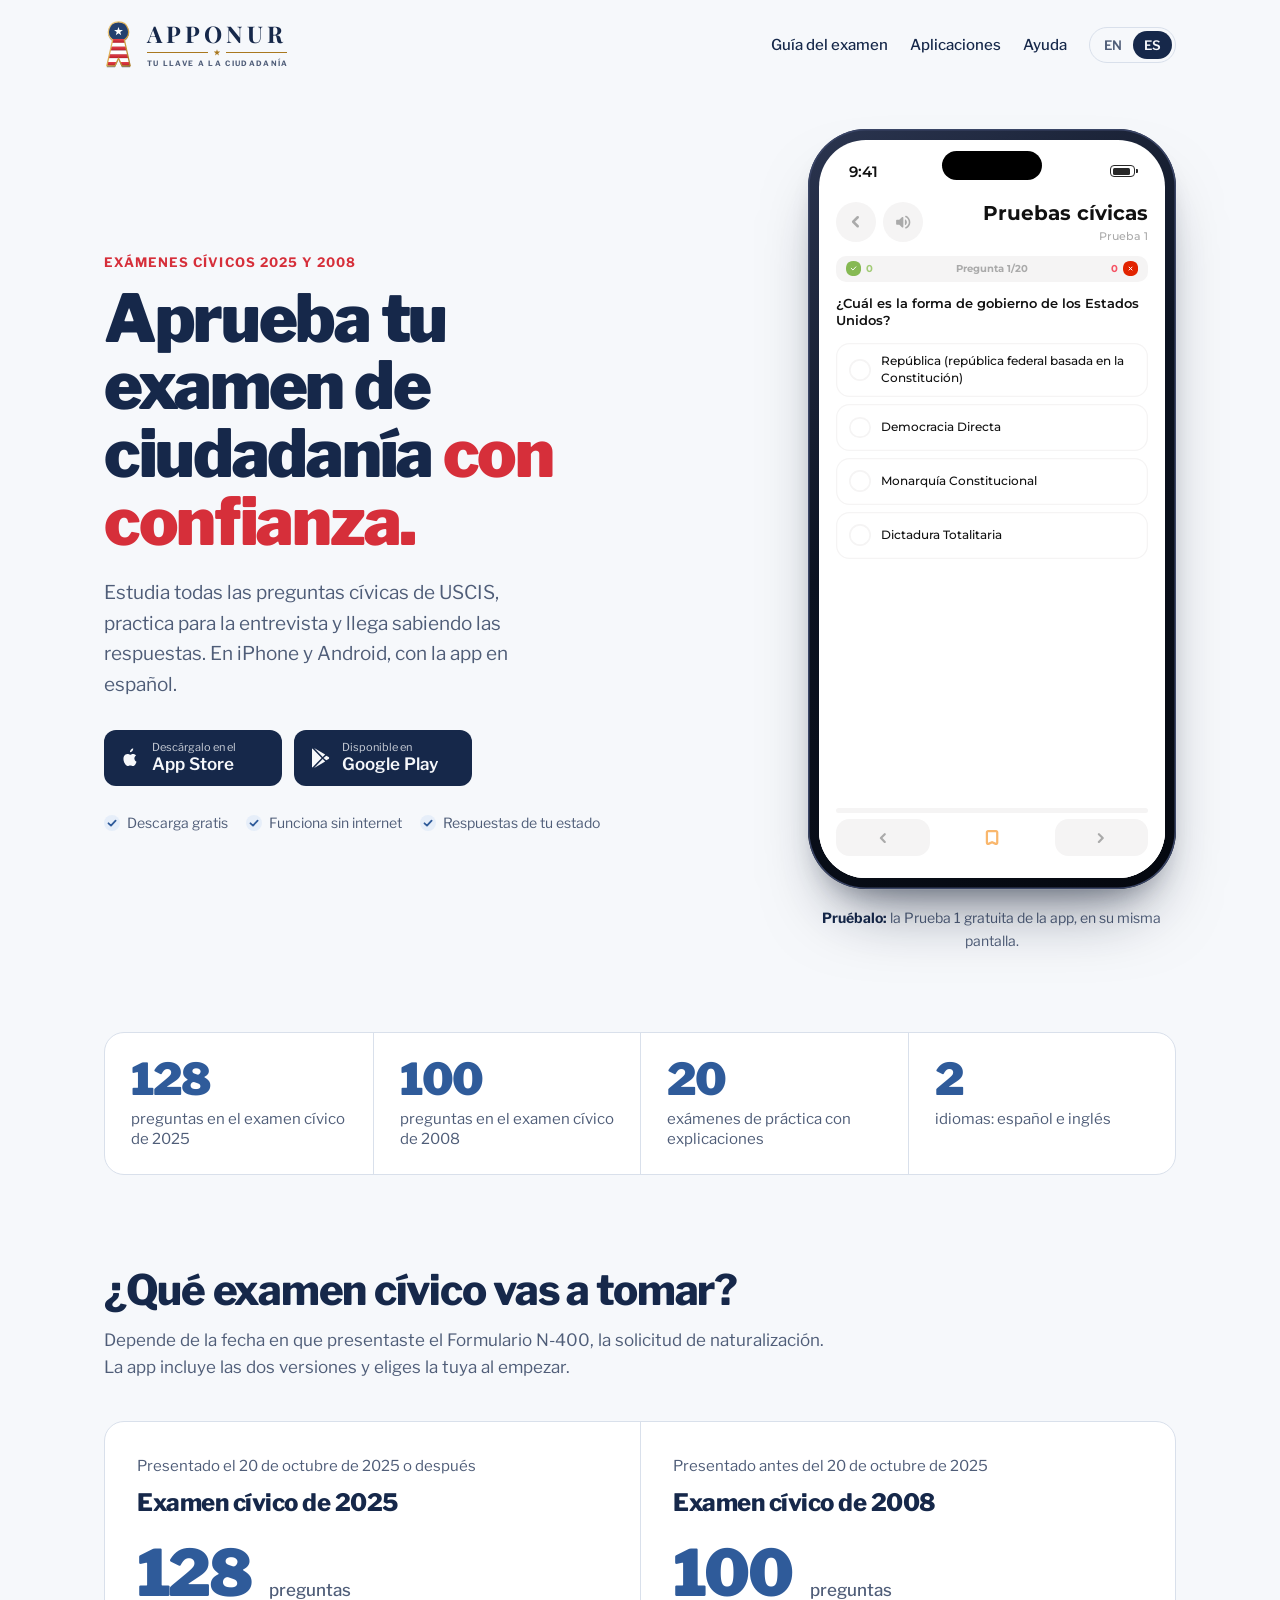
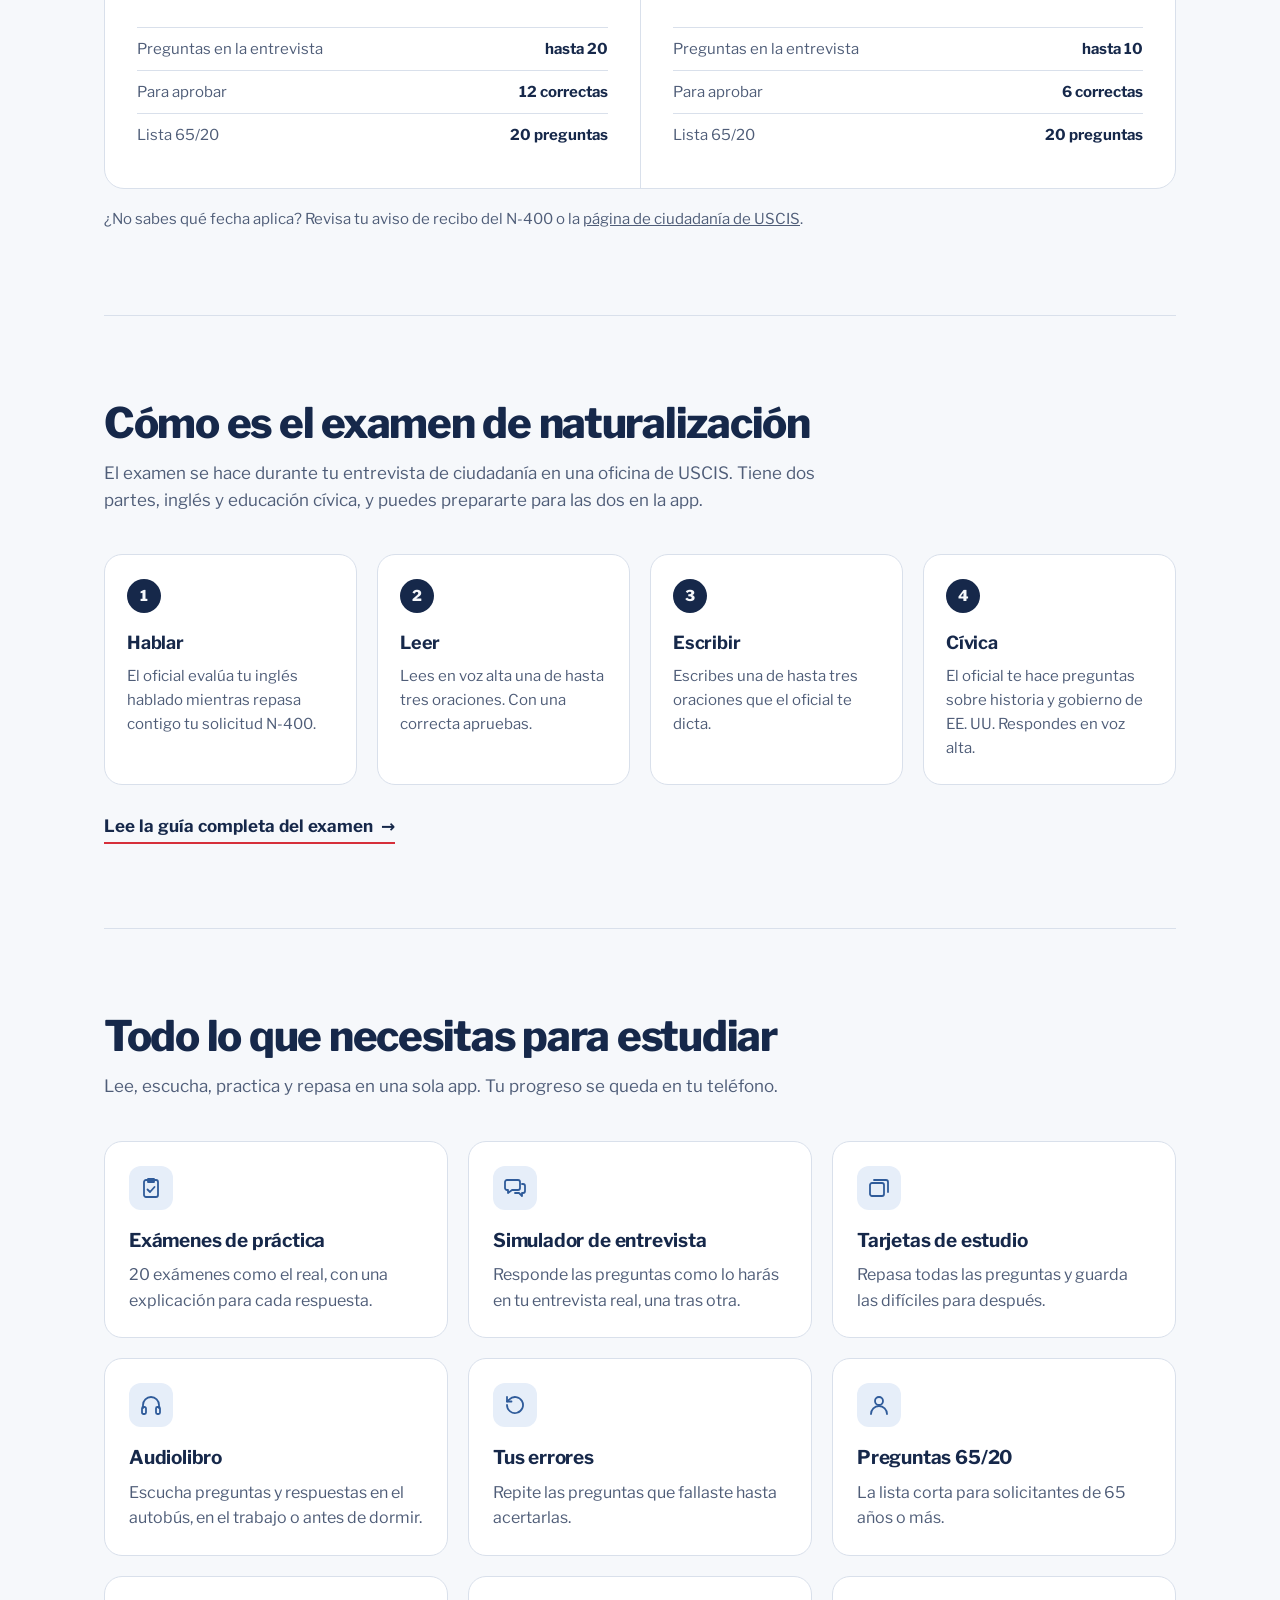
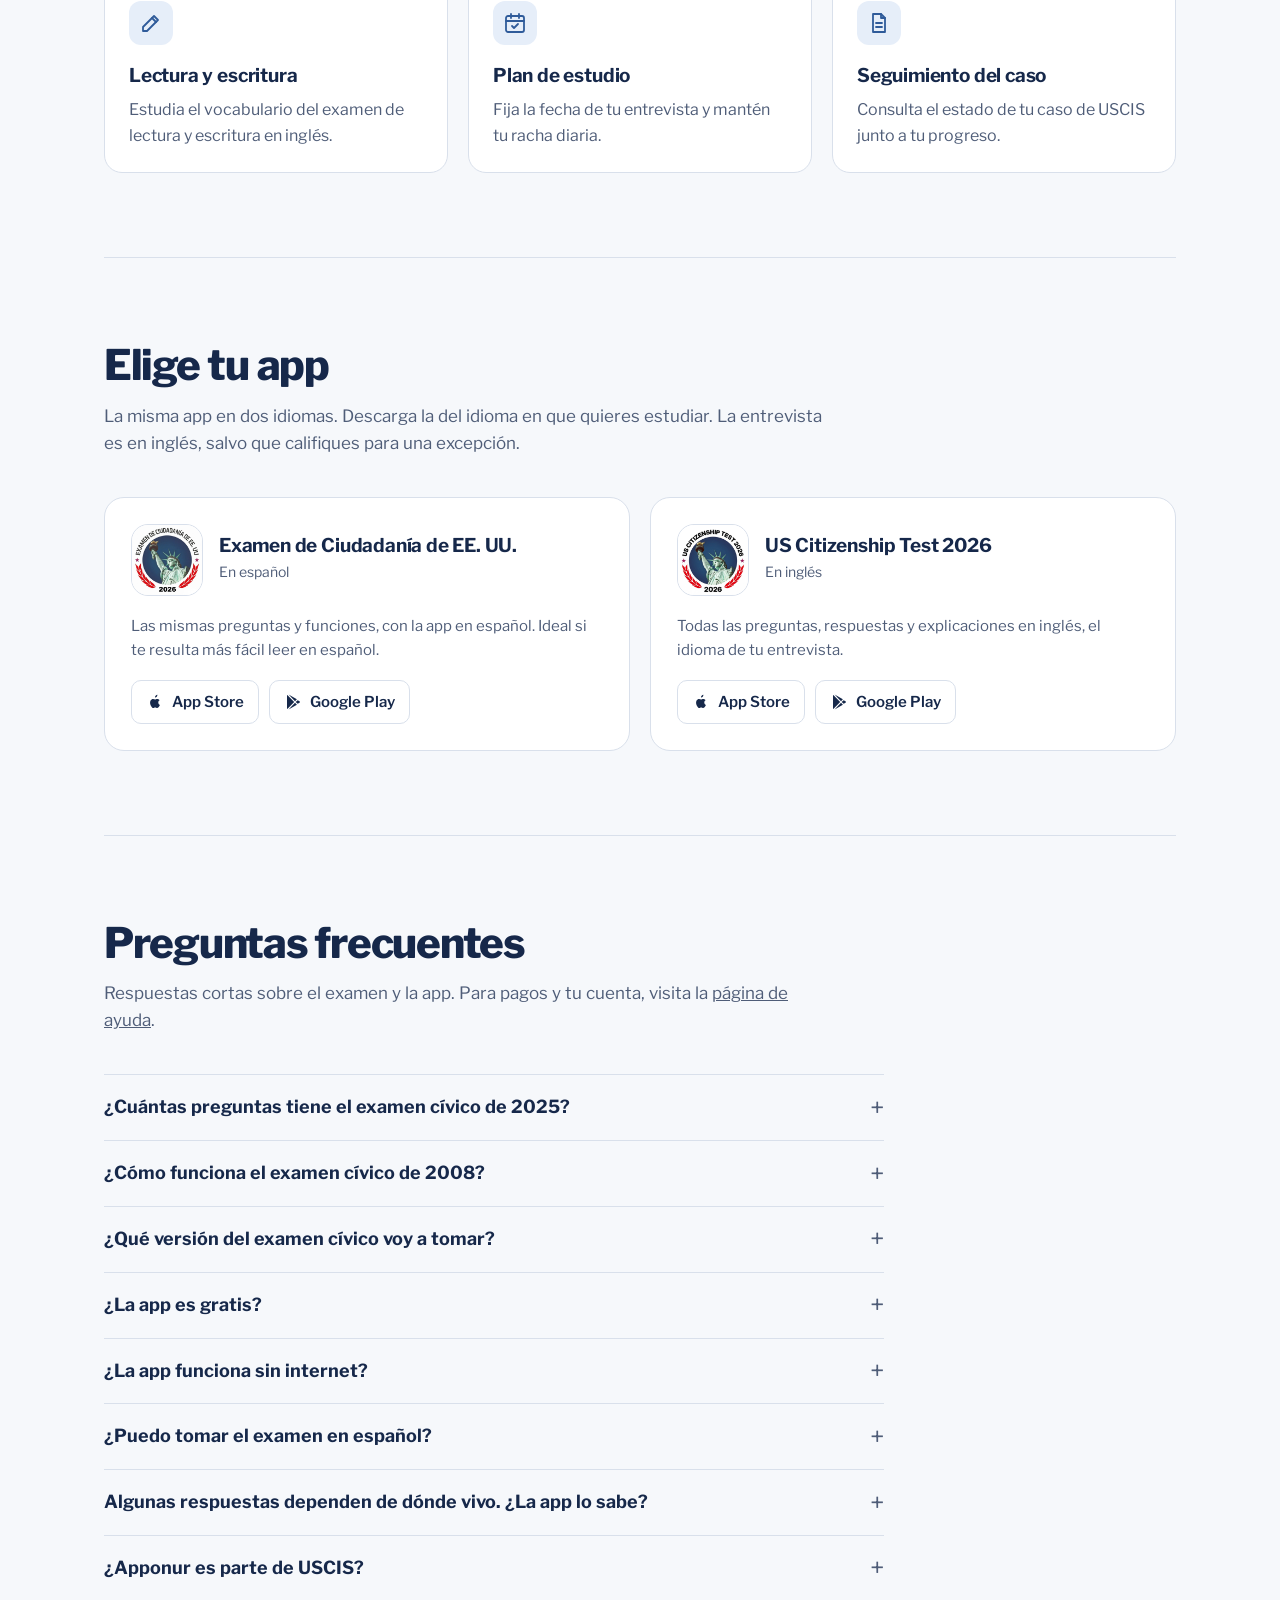
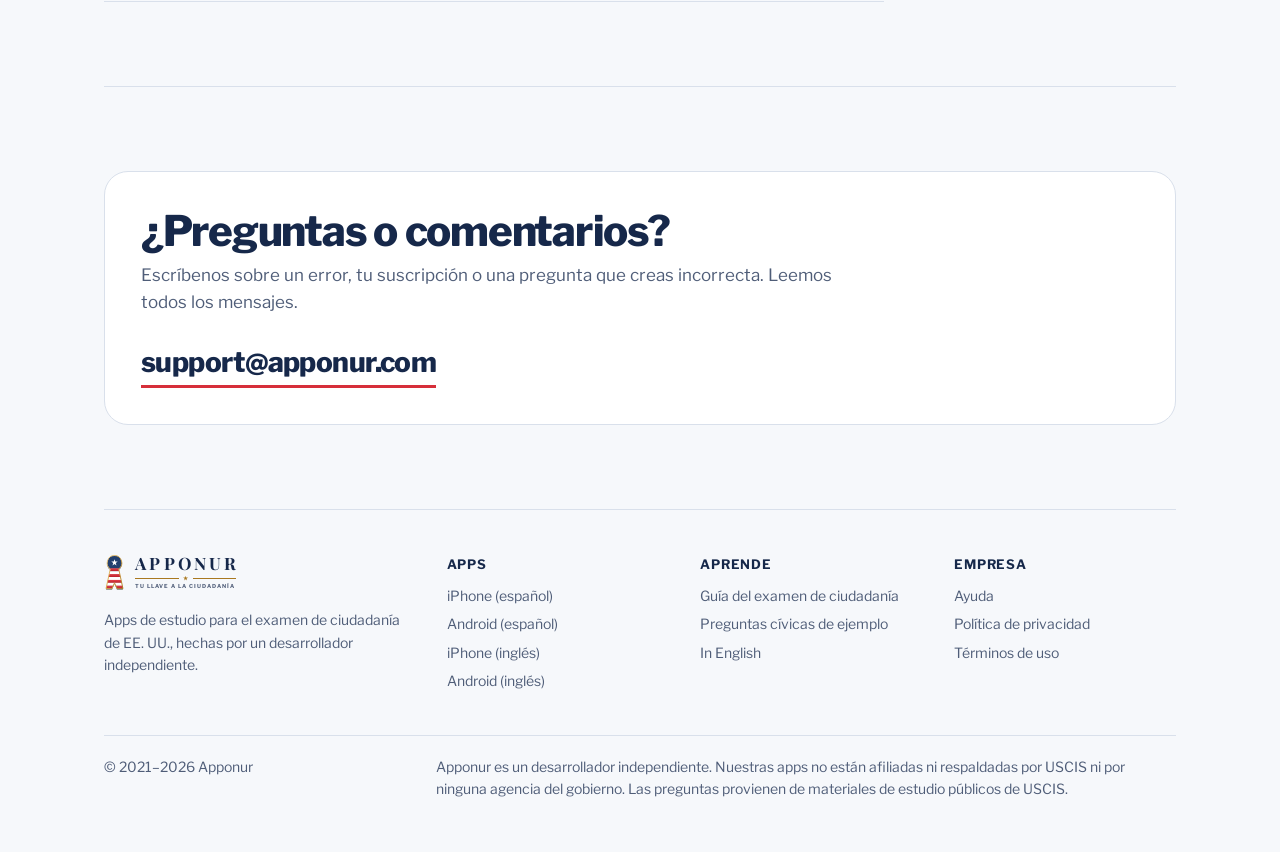
<file: es/index.html>
<!doctype html>
<html lang="es" data-fixed-lang="es">
<head>
<meta charset="utf-8">
<meta name="viewport" content="width=device-width, initial-scale=1">
<title>Examen de Ciudadanía de EE. UU. 2026 en español | Apponur</title>
<meta name="description" content="Prepárate para el examen de ciudadanía americana en español: las 128 preguntas del examen cívico de USCIS de 2025 y las 100 del de 2008, con exámenes de práctica, tarjetas, audio y simulador de entrevista.">
<link rel="canonical" href="https://apponur.com/es/">
<link rel="alternate" hreflang="en" href="https://apponur.com/">
<link rel="alternate" hreflang="es" href="https://apponur.com/es/">
<link rel="alternate" hreflang="x-default" href="https://apponur.com/">
<meta name="robots" content="index, follow, max-image-preview:large">
<meta name="theme-color" content="#F6F8FB" media="(prefers-color-scheme: light)">
<meta name="theme-color" content="#0E1729" media="(prefers-color-scheme: dark)">
<meta property="og:type" content="website">
<meta property="og:site_name" content="Apponur">
<meta property="og:locale" content="es_US">
<meta property="og:locale:alternate" content="en_US">
<meta property="og:url" content="https://apponur.com/es/">
<meta property="og:title" content="Examen de Ciudadanía de EE. UU. 2026: practica en español">
<meta property="og:description" content="Las 128 preguntas del examen cívico de 2025 y las del examen de 2008, con exámenes de práctica, tarjetas, audio y simulador de entrevista.">
<meta property="og:image" content="https://apponur.com/assets/og-image-es.png">
<meta property="og:image:width" content="1200">
<meta property="og:image:height" content="630">
<meta property="og:image:alt" content="Logo de Apponur junto a una tarjeta: ¿Cuál es la ley suprema de la nación?">
<meta name="twitter:card" content="summary_large_image">
<meta name="apple-itunes-app" content="app-id=1617090965">
<link rel="icon" href="/favicon.ico?v=3" sizes="32x32">
<link rel="icon" href="/assets/brand/favicon.svg?v=3" type="image/svg+xml">
<link rel="apple-touch-icon" href="/assets/brand/apple-touch-icon.png?v=3">
<link rel="manifest" href="/site.webmanifest?v=3">
<link rel="preconnect" href="https://fonts.googleapis.com">
<link rel="preconnect" href="https://fonts.gstatic.com" crossorigin>
<link href="https://fonts.googleapis.com/css2?family=Libre+Franklin:wght@400;500;600;700;800;900&family=Playfair+Display:wght@700&family=Montserrat:wght@500;600;700;800&family=Source+Serif+4:opsz,wght@8..60,600&display=swap" rel="stylesheet">
<link rel="stylesheet" href="/assets/site.css">
<script src="/assets/lang.js"></script>
<script type="application/ld+json">
{
  "@context": "https://schema.org",
  "@graph": [
    {
      "@type": "MobileApplication",
      "name": "Examen de Ciudadanía de EE. UU.",
      "operatingSystem": "iOS, Android",
      "applicationCategory": "EducationalApplication",
      "inLanguage": "es",
      "image": "https://apponur.com/assets/icon-es.png",
      "description": "Prepárate para el examen de ciudadanía de EE. UU. en español: el examen cívico de 2025 (128 preguntas) y el de 2008 (100 preguntas), con exámenes de práctica, tarjetas, audio y simulador de entrevista.",
      "installUrl": "https://apps.apple.com/us/app/id1617090965",
      "sameAs": ["https://apps.apple.com/us/app/id1617090965", "https://play.google.com/store/apps/details?id=com.apponur.spanishuscitizenshiptest"],
      "offers": {"@type": "Offer", "price": "0", "priceCurrency": "USD"},
      "publisher": {"@id": "https://apponur.com/#org"}
    },
    {
      "@type": "FAQPage",
      "inLanguage": "es",
      "mainEntity": [
        {"@type": "Question", "name": "¿Cuántas preguntas tiene el examen cívico de 2025?", "acceptedAnswer": {"@type": "Answer", "text": "Hay 128 preguntas para estudiar. En la entrevista el oficial te hace hasta 20 y apruebas si respondes 12 correctamente. El oficial se detiene en cuanto tienes 12 respuestas correctas o 9 incorrectas."}},
        {"@type": "Question", "name": "¿Cómo funciona el examen cívico de 2008?", "acceptedAnswer": {"@type": "Answer", "text": "Estudias 100 preguntas. El oficial te hace hasta 10 y apruebas si respondes 6 correctamente."}},
        {"@type": "Question", "name": "¿Qué versión del examen cívico voy a tomar?", "acceptedAnswer": {"@type": "Answer", "text": "Depende de cuándo presentaste el Formulario N-400. Si lo presentaste el 20 de octubre de 2025 o después, tomas el examen de 2025. Si lo presentaste antes, tomas el de 2008."}},
        {"@type": "Question", "name": "¿La app es gratis?", "acceptedAnswer": {"@type": "Answer", "text": "La app se descarga gratis y puedes empezar a estudiar enseguida. Algunas funciones son parte de Premium, una suscripción opcional que administras y cancelas desde tu cuenta de App Store o Google Play."}},
        {"@type": "Question", "name": "¿La app funciona sin internet?", "acceptedAnswer": {"@type": "Answer", "text": "Sí. Las preguntas, las respuestas y los exámenes de práctica están en tu teléfono, así que puedes estudiar sin conexión."}},
        {"@type": "Question", "name": "¿Puedo tomar el examen en español?", "acceptedAnswer": {"@type": "Answer", "text": "La entrevista es en inglés, salvo que califiques para una excepción por edad y años de residencia (50/20, 55/15 o 65/20). En ese caso puedes tomar el examen cívico en español con un intérprete."}},
        {"@type": "Question", "name": "¿Apponur es parte de USCIS?", "acceptedAnswer": {"@type": "Answer", "text": "No. Apponur es un desarrollador independiente y no está afiliado ni respaldado por USCIS ni por ninguna agencia del gobierno. Las preguntas provienen de materiales de estudio públicos de USCIS."}}
      ]
    }
  ]
}
</script>
</head>
<body>
<a class="skip" href="#main">Saltar al contenido</a>
<div class="wrap">
  <header class="top">
    <a class="brand" href="/es/" aria-label="Apponur, inicio"><img class="brand-mark" src="/assets/brand/mark.svg" alt="" width="25" height="44"><span class="brand-text"><span class="brand-name">Apponur</span><span class="brand-orn" aria-hidden="true"><i></i><b></b><i></i></span><span class="brand-tag">Tu llave a la ciudadanía</span></span></a>
    <nav aria-label="Principal">
      <a class="navlink" href="/es/examen-civico/">Guía del examen</a>
      <a class="navlink" href="#apps">Aplicaciones</a>
      <a class="navlink" href="/support/?lang=es">Ayuda</a>
      <div class="lang" role="group" aria-label="Idioma">
        <a href="/" hreflang="en" lang="en">EN</a>
        <a href="/es/" hreflang="es" lang="es" aria-current="true">ES</a>
      </div>
    </nav>
  </header>

  <main id="main">
    <section class="hero">
      <div>
        <p class="eyebrow">Exámenes cívicos 2025 y 2008</p>
        <h1>Aprueba tu examen de ciudadanía <em>con confianza.</em></h1>
        <p class="lede">Estudia todas las preguntas cívicas de USCIS, practica para la entrevista y llega sabiendo las respuestas. En iPhone y Android, con la app en español.</p>
        <div class="stores">
          <a class="store ios" href="https://apps.apple.com/us/app/id1617090965">
            <svg viewBox="0 0 24 24" aria-hidden="true"><path d="M16.37 12.6c.02 2.43 2.13 3.24 2.15 3.25-.02.06-.34 1.15-1.11 2.28-.67.98-1.36 1.95-2.46 1.97-1.07.02-1.42-.64-2.65-.64-1.23 0-1.62.62-2.64.66-1.06.04-1.87-1.06-2.54-2.03-1.38-2-2.43-5.64-1.02-8.1.7-1.22 1.96-2 3.32-2.02 1.04-.02 2.02.7 2.65.7.64 0 1.82-.86 3.07-.74.52.02 1.99.21 2.93 1.59-.08.05-1.75 1.02-1.73 3.05zM14.36 4.98c.56-.68.94-1.63.84-2.57-.81.03-1.79.54-2.37 1.22-.52.6-.98 1.57-.85 2.49.9.07 1.82-.46 2.38-1.14z"/></svg>
            <span><small>Descárgalo en el</small><b>App Store</b></span>
          </a>
          <a class="store android" href="https://play.google.com/store/apps/details?id=com.apponur.spanishuscitizenshiptest">
            <svg viewBox="0 0 24 24" aria-hidden="true"><path d="M4 3.3v17.4c0 .3.17.56.42.68L13.6 12 4.42 2.62A.75.75 0 0 0 4 3.3zm10.68 7.62 2.5-2.5L6.1 2.1l8.58 8.82zm0 2.16L6.1 21.9l11.08-6.32-2.5-2.5zm5.97-2.04-2.4-1.37-2.73 2.33 2.73 2.33 2.4-1.37c.7-.4.7-1.52 0-1.92z"/></svg>
            <span><small>Disponible en</small><b>Google Play</b></span>
          </a>
        </div>
        <ul class="ticks">
          <li>Descarga gratis</li>
          <li>Funciona sin internet</li>
          <li>Respuestas de tu estado</li>
        </ul>
      </div>

      <div class="demo">
        <div class="phone">
          <div class="screen">
            <div class="status" aria-hidden="true"><span>9:41</span><span class="bat"></span></div>
            <div class="app-ui" id="quiz" lang="es"><div class="app-page"><div class="a-bar"><span class="a-circle"><svg viewBox="0 -960 960 960" aria-hidden="true"><path d="m450.09-480 146.95 146.96Q612-318.09 612-296t-14.96 37.04Q582.09-244 560-244t-37.04-14.96L339.52-442.39q-7.69-7.7-11.61-17.52Q324-469.74 324-480t3.91-20.09q3.92-9.82 11.61-17.52l183.44-183.43Q537.91-716 560-716t37.04 14.96Q612-686.09 612-664t-14.96 37.04L450.09-480Z"/></svg></span><div class="a-titles"><div class="a-title">Pruebas cívicas</div><div class="a-sub">Prueba 1</div></div></div><div class="a-head"><span class="c">0</span><span class="pos">Pregunta 1/20</span><span class="w">0</span></div><div class="a-view"><div class="a-scroll"><p class="a-q">¿Cuál es la forma de gobierno de los Estados Unidos?</p><div class="a-opt"><button class="a-btn" type="button" aria-disabled="true"><span class="ic"></span><span class="tx">República (república federal basada en la Constitución)</span></button></div><div class="a-opt"><button class="a-btn" type="button" aria-disabled="true"><span class="ic"></span><span class="tx">Democracia Directa</span></button></div><div class="a-opt"><button class="a-btn" type="button" aria-disabled="true"><span class="ic"></span><span class="tx">Monarquía Constitucional</span></button></div><div class="a-opt"><button class="a-btn" type="button" aria-disabled="true"><span class="ic"></span><span class="tx">Dictadura Totalitaria</span></button></div></div></div><div class="a-prog"><i></i></div><div class="a-nav"><span class="nb"><svg viewBox="0 -960 960 960" aria-hidden="true"><path d="m450.09-480 146.95 146.96Q612-318.09 612-296t-14.96 37.04Q582.09-244 560-244t-37.04-14.96L339.52-442.39q-7.69-7.7-11.61-17.52Q324-469.74 324-480t3.91-20.09q3.92-9.82 11.61-17.52l183.44-183.43Q537.91-716 560-716t37.04 14.96Q612-686.09 612-664t-14.96 37.04L450.09-480Z"/></svg></span><span class="fav"><svg viewBox="0 -960 960 960" aria-hidden="true"><path d="m480-219.09-151.61 64.66q-53 22.08-100.3-9.09-47.31-31.18-47.31-88.22v-501.48q0-44.3 30.85-75.15 30.85-30.85 75.15-30.85h386.44q44.3 0 75.15 30.85 30.85 30.85 30.85 75.15v501.48q0 57.04-47.31 88.22-47.3 31.17-100.3 9.09L480-219.09Zm0-115.69 193.22 82.61v-501.05H286.78v501.05L480-334.78Zm0-418.44H286.78h386.44H480Z"/></svg></span><span class="nb"><svg viewBox="0 -960 960 960" aria-hidden="true"><path d="M485.91-480 338.96-626.96Q324-641.91 324-664t14.96-37.04Q353.91-716 376-716t37.04 14.96l183.44 183.43q7.69 7.7 11.61 17.52Q612-490.26 612-480t-3.91 20.09q-3.92 9.82-11.61 17.52L413.04-258.96Q398.09-244 376-244t-37.04-14.96Q324-273.91 324-296t14.96-37.04L485.91-480Z"/></svg></span></div></div></div>
          </div>
        </div>
        <p class="demo-cap"><b>Pruébalo:</b> la Prueba 1 gratuita de la app, en su misma pantalla.</p>
      </div>
    </section>

    <div class="stats" role="list">
      <div role="listitem"><b>128</b><span>preguntas en el examen cívico de 2025</span></div>
      <div role="listitem"><b>100</b><span>preguntas en el examen cívico de 2008</span></div>
      <div role="listitem"><b>20</b><span>exámenes de práctica con explicaciones</span></div>
      <div role="listitem"><b>2</b><span>idiomas: español e inglés</span></div>
    </div>

    <section class="block first" aria-labelledby="vh">
      <h2 id="vh">¿Qué examen cívico vas a tomar?</h2>
      <p class="intro">Depende de la fecha en que presentaste el Formulario N-400, la solicitud de naturalización. La app incluye las dos versiones y eliges la tuya al empezar.</p>
      <div class="versions">
        <div class="version">
          <p class="when">Presentado el 20 de octubre de 2025 o después</p>
          <h3>Examen cívico de 2025</h3>
          <div class="count">128 <small>preguntas</small></div>
          <ul>
            <li><span>Preguntas en la entrevista</span><b>hasta 20</b></li>
            <li><span>Para aprobar</span><b>12 correctas</b></li>
            <li><span>Lista 65/20</span><b>20 preguntas</b></li>
          </ul>
        </div>
        <div class="version">
          <p class="when">Presentado antes del 20 de octubre de 2025</p>
          <h3>Examen cívico de 2008</h3>
          <div class="count">100 <small>preguntas</small></div>
          <ul>
            <li><span>Preguntas en la entrevista</span><b>hasta 10</b></li>
            <li><span>Para aprobar</span><b>6 correctas</b></li>
            <li><span>Lista 65/20</span><b>20 preguntas</b></li>
          </ul>
        </div>
      </div>
      <p class="versions-note">¿No sabes qué fecha aplica? Revisa tu aviso de recibo del N-400 o la <a href="https://www.uscis.gov/es/ciudadania" rel="noopener">página de ciudadanía de USCIS</a>.</p>
    </section>

    <section class="block" aria-labelledby="ih">
      <h2 id="ih">Cómo es el examen de naturalización</h2>
      <p class="intro">El examen se hace durante tu entrevista de ciudadanía en una oficina de USCIS. Tiene dos partes, inglés y educación cívica, y puedes prepararte para las dos en la app.</p>
      <ol class="steps">
        <li><h3>Hablar</h3><p>El oficial evalúa tu inglés hablado mientras repasa contigo tu solicitud N-400.</p></li>
        <li><h3>Leer</h3><p>Lees en voz alta una de hasta tres oraciones. Con una correcta apruebas.</p></li>
        <li><h3>Escribir</h3><p>Escribes una de hasta tres oraciones que el oficial te dicta.</p></li>
        <li><h3>Cívica</h3><p>El oficial te hace preguntas sobre historia y gobierno de EE. UU. Respondes en voz alta.</p></li>
      </ol>
      <a class="more" href="/es/examen-civico/">Lee la guía completa del examen <span aria-hidden="true">→</span></a>
    </section>

    <section class="block" aria-labelledby="fh">
      <h2 id="fh">Todo lo que necesitas para estudiar</h2>
      <p class="intro">Lee, escucha, practica y repasa en una sola app. Tu progreso se queda en tu teléfono.</p>
      <ul class="features">
        <li><span class="ic"><svg viewBox="0 0 24 24" aria-hidden="true"><rect x="5" y="4" width="14" height="17" rx="2"/><path d="M9 3h6v3H9zM8.5 13.5l2.5 2.5 4.5-5"/></svg></span><h3>Exámenes de práctica</h3><p>20 exámenes como el real, con una explicación para cada respuesta.</p></li>
        <li><span class="ic"><svg viewBox="0 0 24 24" aria-hidden="true"><path d="M4 4h11a2 2 0 0 1 2 2v6a2 2 0 0 1-2 2H9l-4 3v-3H4a2 2 0 0 1-2-2V6a2 2 0 0 1 2-2z"/><path d="M19 8h1a2 2 0 0 1 2 2v5a2 2 0 0 1-2 2h-1v3l-3-3h-4"/></svg></span><h3>Simulador de entrevista</h3><p>Responde las preguntas como lo harás en tu entrevista real, una tras otra.</p></li>
        <li><span class="ic"><svg viewBox="0 0 24 24" aria-hidden="true"><rect x="3" y="7" width="14" height="13" rx="2"/><path d="M7 4h12a2 2 0 0 1 2 2v10"/></svg></span><h3>Tarjetas de estudio</h3><p>Repasa todas las preguntas y guarda las difíciles para después.</p></li>
        <li><span class="ic"><svg viewBox="0 0 24 24" aria-hidden="true"><path d="M4 15v-3a8 8 0 0 1 16 0v3"/><rect x="3" y="14" width="4" height="7" rx="1.5"/><rect x="17" y="14" width="4" height="7" rx="1.5"/></svg></span><h3>Audiolibro</h3><p>Escucha preguntas y respuestas en el autobús, en el trabajo o antes de dormir.</p></li>
        <li><span class="ic"><svg viewBox="0 0 24 24" aria-hidden="true"><path d="M4 12a8 8 0 1 0 2.4-5.7L4 8.5"/><path d="M4 4v4.5h4.5"/></svg></span><h3>Tus errores</h3><p>Repite las preguntas que fallaste hasta acertarlas.</p></li>
        <li><span class="ic"><svg viewBox="0 0 24 24" aria-hidden="true"><circle cx="12" cy="8" r="4"/><path d="M4 21a8 8 0 0 1 16 0"/></svg></span><h3>Preguntas 65/20</h3><p>La lista corta para solicitantes de 65 años o más.</p></li>
        <li><span class="ic"><svg viewBox="0 0 24 24" aria-hidden="true"><path d="M4 20h4L19 9l-4-4L4 16z"/><path d="M13 7l4 4"/></svg></span><h3>Lectura y escritura</h3><p>Estudia el vocabulario del examen de lectura y escritura en inglés.</p></li>
        <li><span class="ic"><svg viewBox="0 0 24 24" aria-hidden="true"><rect x="3" y="5" width="18" height="16" rx="2"/><path d="M3 10h18M8 3v4M16 3v4"/><path d="m9 15 2 2 4-4"/></svg></span><h3>Plan de estudio</h3><p>Fija la fecha de tu entrevista y mantén tu racha diaria.</p></li>
        <li><span class="ic"><svg viewBox="0 0 24 24" aria-hidden="true"><path d="M6 3h8l4 4v14H6z"/><path d="M14 3v4h4M9 12h6M9 16h6"/></svg></span><h3>Seguimiento del caso</h3><p>Consulta el estado de tu caso de USCIS junto a tu progreso.</p></li>
      </ul>
    </section>

    <section class="block" id="apps" aria-labelledby="ah">
      <h2 id="ah">Elige tu app</h2>
      <p class="intro">La misma app en dos idiomas. Descarga la del idioma en que quieres estudiar. La entrevista es en inglés, salvo que califiques para una excepción.</p>
      <div class="apps">
        <div class="appcard">
          <div class="app"><img src="/assets/icon-es.png" alt="Ícono de la app Examen de Ciudadanía de EE. UU." width="72" height="72" loading="lazy"><div><b>Examen de Ciudadanía de EE. UU.</b><span>En español</span></div></div>
          <p>Las mismas preguntas y funciones, con la app en español. Ideal si te resulta más fácil leer en español.</p>
          <div class="links">
            <a class="dl" href="https://apps.apple.com/us/app/id1617090965"><svg viewBox="0 0 24 24" aria-hidden="true"><path d="M16.37 12.6c.02 2.43 2.13 3.24 2.15 3.25-.02.06-.34 1.15-1.11 2.28-.67.98-1.36 1.95-2.46 1.97-1.07.02-1.42-.64-2.65-.64-1.23 0-1.62.62-2.64.66-1.06.04-1.87-1.06-2.54-2.03-1.38-2-2.43-5.64-1.02-8.1.7-1.22 1.96-2 3.32-2.02 1.04-.02 2.02.7 2.65.7.64 0 1.82-.86 3.07-.74.52.02 1.99.21 2.93 1.59-.08.05-1.75 1.02-1.73 3.05zM14.36 4.98c.56-.68.94-1.63.84-2.57-.81.03-1.79.54-2.37 1.22-.52.6-.98 1.57-.85 2.49.9.07 1.82-.46 2.38-1.14z"/></svg>App Store</a>
            <a class="dl" href="https://play.google.com/store/apps/details?id=com.apponur.spanishuscitizenshiptest"><svg viewBox="0 0 24 24" aria-hidden="true"><path d="M4 3.3v17.4c0 .3.17.56.42.68L13.6 12 4.42 2.62A.75.75 0 0 0 4 3.3zm10.68 7.62 2.5-2.5L6.1 2.1l8.58 8.82zm0 2.16L6.1 21.9l11.08-6.32-2.5-2.5zm5.97-2.04-2.4-1.37-2.73 2.33 2.73 2.33 2.4-1.37c.7-.4.7-1.52 0-1.92z"/></svg>Google Play</a>
          </div>
        </div>
        <div class="appcard">
          <div class="app"><img src="/assets/icon-en.png" alt="Ícono de la app US Citizenship Test 2026" width="72" height="72" loading="lazy"><div><b lang="en">US Citizenship Test 2026</b><span>En inglés</span></div></div>
          <p>Todas las preguntas, respuestas y explicaciones en inglés, el idioma de tu entrevista.</p>
          <div class="links">
            <a class="dl" href="https://apps.apple.com/us/app/id1615982636"><svg viewBox="0 0 24 24" aria-hidden="true"><path d="M16.37 12.6c.02 2.43 2.13 3.24 2.15 3.25-.02.06-.34 1.15-1.11 2.28-.67.98-1.36 1.95-2.46 1.97-1.07.02-1.42-.64-2.65-.64-1.23 0-1.62.62-2.64.66-1.06.04-1.87-1.06-2.54-2.03-1.38-2-2.43-5.64-1.02-8.1.7-1.22 1.96-2 3.32-2.02 1.04-.02 2.02.7 2.65.7.64 0 1.82-.86 3.07-.74.52.02 1.99.21 2.93 1.59-.08.05-1.75 1.02-1.73 3.05zM14.36 4.98c.56-.68.94-1.63.84-2.57-.81.03-1.79.54-2.37 1.22-.52.6-.98 1.57-.85 2.49.9.07 1.82-.46 2.38-1.14z"/></svg>App Store</a>
            <a class="dl" href="https://play.google.com/store/apps/details?id=com.apponur.uscitizenshiptest"><svg viewBox="0 0 24 24" aria-hidden="true"><path d="M4 3.3v17.4c0 .3.17.56.42.68L13.6 12 4.42 2.62A.75.75 0 0 0 4 3.3zm10.68 7.62 2.5-2.5L6.1 2.1l8.58 8.82zm0 2.16L6.1 21.9l11.08-6.32-2.5-2.5zm5.97-2.04-2.4-1.37-2.73 2.33 2.73 2.33 2.4-1.37c.7-.4.7-1.52 0-1.92z"/></svg>Google Play</a>
          </div>
        </div>
      </div>
    </section>

    <section class="block" aria-labelledby="qh">
      <h2 id="qh">Preguntas frecuentes</h2>
      <p class="intro">Respuestas cortas sobre el examen y la app. Para pagos y tu cuenta, visita la <a href="/support/?lang=es">página de ayuda</a>.</p>
      <div class="faq">
        <details><summary>¿Cuántas preguntas tiene el examen cívico de 2025?</summary><p>Hay 128 preguntas para estudiar. En la entrevista el oficial te hace hasta 20 y apruebas si respondes 12 correctamente. El oficial se detiene en cuanto tienes 12 respuestas correctas o 9 incorrectas.</p></details>
        <details><summary>¿Cómo funciona el examen cívico de 2008?</summary><p>Estudias 100 preguntas. El oficial te hace hasta 10 y apruebas si respondes 6 correctamente.</p></details>
        <details><summary>¿Qué versión del examen cívico voy a tomar?</summary><p>Depende de cuándo presentaste el Formulario N-400. Si lo presentaste el 20 de octubre de 2025 o después, tomas el examen de 2025. Si lo presentaste antes, tomas el de 2008. Puedes cambiar de versión cuando quieras en la app.</p></details>
        <details><summary>¿La app es gratis?</summary><p>La app se descarga gratis y puedes empezar a estudiar enseguida. Algunas funciones son parte de Premium, una suscripción opcional que administras y cancelas desde tu cuenta de App Store o Google Play.</p></details>
        <details><summary>¿La app funciona sin internet?</summary><p>Sí. Las preguntas, las respuestas y los exámenes de práctica están en tu teléfono, así que puedes estudiar sin conexión.</p></details>
        <details><summary>¿Puedo tomar el examen en español?</summary><p>La entrevista es en inglés, salvo que califiques para una excepción por edad y años de residencia (50/20, 55/15 o 65/20). En ese caso puedes tomar el examen cívico en español con un intérprete. La <a href="/es/examen-civico/#excepciones">guía del examen</a> explica cada caso.</p></details>
        <details><summary>Algunas respuestas dependen de dónde vivo. ¿La app lo sabe?</summary><p>Sí. Elige tu estado en la configuración de la app y se actualizan las respuestas sobre tu gobernador, tus senadores y tu representante.</p></details>
        <details><summary>¿Apponur es parte de USCIS?</summary><p>No. Apponur es un desarrollador independiente y no está afiliado ni respaldado por USCIS ni por ninguna agencia del gobierno. Las preguntas provienen de materiales de estudio públicos de USCIS.</p></details>
      </div>
    </section>

    <section class="block" id="support" aria-labelledby="sh">
      <div class="support">
        <div>
          <h2 id="sh">¿Preguntas o comentarios?</h2>
          <p class="intro">Escríbenos sobre un error, tu suscripción o una pregunta que creas incorrecta. Leemos todos los mensajes.</p>
        </div>
        <a class="mail" href="mailto:support@apponur.com">support@apponur.com</a>
      </div>
    </section>
  </main>

  <footer>
    <div class="cols">
      <div>
        <a class="brand" href="/es/"><img class="brand-mark" src="/assets/brand/mark.svg" alt="" width="25" height="44"><span class="brand-text"><span class="brand-name">Apponur</span><span class="brand-orn" aria-hidden="true"><i></i><b></b><i></i></span><span class="brand-tag">Tu llave a la ciudadanía</span></span></a>
        <p class="about">Apps de estudio para el examen de ciudadanía de EE. UU., hechas por un desarrollador independiente.</p>
      </div>
      <div>
        <h4>Apps</h4>
        <ul>
          <li><a href="https://apps.apple.com/us/app/id1617090965">iPhone (español)</a></li>
          <li><a href="https://play.google.com/store/apps/details?id=com.apponur.spanishuscitizenshiptest">Android (español)</a></li>
          <li><a href="https://apps.apple.com/us/app/id1615982636">iPhone (inglés)</a></li>
          <li><a href="https://play.google.com/store/apps/details?id=com.apponur.uscitizenshiptest">Android (inglés)</a></li>
        </ul>
      </div>
      <div>
        <h4>Aprende</h4>
        <ul>
          <li><a href="/es/examen-civico/">Guía del examen de ciudadanía</a></li>
          <li><a href="/es/examen-civico/#ejemplos">Preguntas cívicas de ejemplo</a></li>
          <li><a href="/" hreflang="en" lang="en">In English</a></li>
        </ul>
      </div>
      <div>
        <h4>Empresa</h4>
        <ul>
          <li><a href="/support/?lang=es">Ayuda</a></li>
          <li><a href="/privacy/?lang=es">Política de privacidad</a></li>
          <li><a href="/terms/?lang=es">Términos de uso</a></li>
        </ul>
      </div>
    </div>
    <div class="legal">
      <span>© 2021–2026 Apponur</span>
      <p>Apponur es un desarrollador independiente. Nuestras apps no están afiliadas ni respaldadas por USCIS ni por ninguna agencia del gobierno. Las preguntas provienen de materiales de estudio públicos de USCIS.</p>
    </div>
  </footer>
</div>

<script type="application/json" id="quiz-data">{"labels":{"title":"Pruebas cívicas","subtitle":"Prueba 1","question":"Pregunta","correct":"Correcto","wrong":"Incorrecto","perfect":"¡Puntuación perfecta!","passed":"¡Aprobada!","close":"¡Casi lo logras!","keep":"¡Sigue practicando!","perfectMsg":"Todas tus respuestas fueron correctas. ¡Dominas este test!","passedMsg":"¡Buen trabajo! Sigue así.","oneMistake":"¡Solo 1 error! Revísalo para no olvidarlo.","mistakes":"¡Buen trabajo! Revisa tus {n} errores para no olvidarlos.","oneMissing":"¡Solo te faltó 1 respuesta correcta para aprobar!","fewMissing":"¡Solo te faltaron {n} respuestas correctas para aprobar!","needCorrect":"Necesitas {n} respuestas correctas para aprobar.","answerEvery":"Responde todas las preguntas e inténtalo de nuevo.","reviewOne":"Revisa tu error e inténtalo de nuevo.","reviewMistakes":"Revisa tus {n} errores e inténtalo de nuevo.","review":"Revisar respuestas","tryAgain":"Reintentar","nextTest":"Próxima prueba","back":"Atrás","previous":"Anterior","next":"Siguiente","speak":"Leer en voz alta","favAdd":"Añadir a favoritos","favRemove":"Quitar de favoritos","ctaTitle":"Consigue las 128 preguntas","ctaSub":"20 pruebas, tarjetas, audio y más en la app","ios":["Descárgalo en el","App Store"],"android":["Disponible en","Google Play"],"voice":"es-US","resultsTopic":"Resultados por tema","topicsCount":"{n} temas","allCorrect":"{n} sin errores","stop":"Detener lectura"},"links":{"ios":"https://apps.apple.com/us/app/id1617090965","android":"https://play.google.com/store/apps/details?id=com.apponur.spanishuscitizenshiptest"},"total":20,"passMark":12,"questions":[{"n":1,"q":"¿Cuál es la forma de gobierno de los Estados Unidos?","o":["República (república federal basada en la Constitución)","Democracia Directa","Monarquía Constitucional","Dictadura Totalitaria"],"a":0,"e":"Estados Unidos es una república, específicamente una república federal basada en la Constitución. En este sistema, el poder reside en los ciudadanos que votan para elegir representantes que tomen decisiones y leyes en su nombre, en lugar de una democracia directa donde los ciudadanos votan cada ley directamente."},{"n":7,"q":"¿Cuántas enmiendas tiene la Constitución de los EE. UU.?","o":["Diez (10)","Veintiuna (21)","Veintisiete (27)","Cincuenta (50)"],"a":2,"e":"Desde su ratificación en 1788, la Constitución de los EE. UU. ha sido enmendada 27 veces. Las primeras diez enmiendas se conocen colectivamente como la Declaración de Derechos (Bill of Rights), que protegen las libertades individuales, mientras que la enmienda más reciente fue ratificada en 1992."},{"n":13,"q":"¿Qué es el estado de derecho (la ley y el orden)?","o":["La policía decide qué leyes aplicar","Todos deben obedecer la ley","El Presidente está por encima de la ley","Las leyes solo se aplican a los ciudadanos comunes"],"a":1,"e":"El 'estado de derecho' es un principio fundamental de la Constitución de los EE. UU. que asegura que ninguna persona o entidad está por encima de la ley. Significa que todos, incluidos el Presidente, el Congreso y los tribunales, deben obedecer la ley."},{"n":19,"q":"¿Cuáles son las dos partes del Congreso de los EE. UU.?","o":["El Senado y la Cámara de Representantes","El Presidente y el Gabinete","La Corte Suprema y el Tribunal Superior","Las Legislaturas Estatales y el Gobernador"],"a":0,"e":"La rama legislativa, conocida como el Congreso, es bicameral, lo que significa que está dividida en dos cámaras distintas: el Senado (con 100 miembros) y la Cámara de Representantes (con 435 miembros votantes)."},{"n":25,"q":"¿De cuántos años es el término de elección de un representante de los EE. UU.?","o":["Cuatro (4) años","Seis (6) años","Ocho (8) años","Dos (2) años"],"a":3,"e":"Los miembros de la Cámara de Representantes sirven mandatos cortos de dos años. Este ciclo electoral frecuente está diseñado para asegurar que los representantes sigan de cerca las opiniones y necesidades cambiantes de la gente en sus distritos locales."},{"n":30,"q":"¿Cómo se llama el Presidente de la Cámara de Representantes ahora?","o":["Nancy Pelosi","Kevin McCarthy","Mike Johnson","Chuck Schumer"],"a":2,"e":"El Presidente (Speaker) de la Cámara de Representantes es Mike Johnson. El Presidente es el líder de la Cámara y es el segundo en la línea de sucesión presidencial, justo después del Vicepresidente."},{"n":38,"q":"¿Cómo se llama el actual Presidente de los Estados Unidos?","o":["Joe Biden","Donald J. Trump","Barack Obama","George W. Bush"],"a":1,"e":"Donald J. Trump es el Presidente de los Estados Unidos. Como jefe de la rama ejecutiva, es responsable de hacer cumplir las leyes, actuar como Comandante en Jefe de las fuerzas armadas y representar a la nación en asuntos exteriores."},{"n":39,"q":"¿Cómo se llama el actual Vicepresidente de los Estados Unidos?","o":["Kamala Harris","JD Vance","Mike Pence","Tim Walz"],"a":1,"e":"JD Vance es el Vicepresidente de los Estados Unidos. Además de ser el primero en la línea de sucesión para la presidencia, el Vicepresidente también sirve como Presidente del Senado."},{"n":49,"q":"¿Por qué es importante el Colegio Electoral?","o":["Escribe leyes federales","Nombra a los jueces de la Corte Suprema","Comanda el ejército","Decide quién es elegido presidente"],"a":3,"e":"El Colegio Electoral es el cuerpo formal establecido por la Constitución para elegir al Presidente y al Vicepresidente. En lugar de un voto popular directo, un candidato debe ganar una mayoría de 270 votos electorales para ganar la presidencia."},{"n":57,"q":"¿Quién es el Presidente del Tribunal Supremo de los Estados Unidos (Juez Presidente) ahora?","o":["John G. Roberts, Jr.","Clarence Thomas","Brett Kavanaugh","Sonia Sotomayor"],"a":0,"e":"John G. Roberts, Jr. es el Presidente de la Corte Suprema de los Estados Unidos. Es el juez de más alto rango en el poder judicial federal."},{"n":58,"q":"Nombre un poder que es solo para el gobierno federal.","o":["Emitir licencias de conducir","Manejar escuelas públicas","Proveer protección policial","Imprimir papel moneda"],"a":3,"e":"Imprimir dinero, declarar la guerra, crear un ejército y firmar tratados son poderes reservados exclusivamente para el gobierno federal."},{"n":67,"q":"Nombre dos promesas que hacen los nuevos ciudadanos en el Juramento de Lealtad.","o":["Defender la Constitución y obedecer las leyes de los EE. UU.","Votar en cada elección y postularse para un cargo","Unirse a un partido político y donar a la caridad","Viajar a los 50 estados y aprender inglés"],"a":0,"e":"Durante la ceremonia de naturalización, los nuevos ciudadanos prometen solemnemente renunciar a la lealtad a otros países, defender la Constitución y las leyes de los Estados Unidos, y servir a la nación cuando sea requerido."},{"n":73,"q":"Los colonos llegaron a América por muchas razones. Nombre una.","o":["Para establecer una monarquía","Libertad (Religiosa o Política)","Para unirse al ejército británico","Para pagar más impuestos al Rey"],"a":1,"e":"Los colonos llegaron a América buscando nuevas oportunidades y libertades. Las razones comunes incluían el deseo de libertad religiosa, libertad política, oportunidad económica y escapar de la persecución."},{"n":79,"q":"¿Cuándo fue adoptada la Declaración de Independencia?","o":["17 de septiembre de 1787","4 de julio de 1776","1 de enero de 1863","15 de abril de 1783"],"a":1,"e":"El Congreso Continental adoptó oficialmente la Declaración de Independencia el 4 de julio de 1776. Este documento cortó los lazos con Gran Bretaña."},{"n":85,"q":"Benjamin Franklin es famoso por muchas cosas. Nombre una.","o":["Fue el primer Presidente","Diplomático estadounidense","Descubrió América","Lideró la Guerra Civil"],"a":1,"e":"Benjamin Franklin fue uno de los Padres Fundadores más influyentes. Es famoso por ser un diplomático estadounidense que aseguró el apoyo francés para la Revolución, el primer Director General de Correos y un gran científico."},{"n":91,"q":"Nombre una guerra peleada por los Estados Unidos en los años 1800.","o":["Primera Guerra Mundial","La Guerra Civil","La Guerra Revolucionaria","Guerra de Vietnam"],"a":1,"e":"La Guerra Civil (1861-1865) fue un conflicto importante librado en el siglo XIX entre la Unión (Norte) y la Confederación (Sur)."},{"n":97,"q":"¿Qué enmienda dice que todas las personas nacidas o naturalizadas en los Estados Unidos son ciudadanos?","o":["1ª Enmienda","10ª Enmienda","14ª Enmienda","19ª Enmienda"],"a":2,"e":"La 14ª Enmienda, ratificada en 1868 después de la Guerra Civil, otorga la ciudadanía a 'todas las personas nacidas o naturalizadas en los Estados Unidos'."},{"n":103,"q":"¿Qué fue la Gran Depresión?","o":["Una época de gran crecimiento económico","La guerra más larga en la historia de EE. UU.","Un movimiento político","La recesión económica más larga de la historia moderna"],"a":3,"e":"La Gran Depresión fue una grave recesión económica mundial que comenzó en 1929 y duró a lo largo de los años 30. Fue la depresión económica más severa de la historia moderna."},{"n":109,"q":"Durante la Guerra Fría, ¿cuál era la principal preocupación de los Estados Unidos?","o":["El cambio climático","El Comunismo","La Monarquía Británica","El desempleo"],"a":1,"e":"Durante la Guerra Fría, la principal preocupación de los EE. UU. fue la propagación del comunismo, particularmente de la Unión Soviética."},{"n":115,"q":"¿Qué suceso de gran magnitud ocurrió el 11 de septiembre de 2001 en los Estados Unidos?","o":["El mercado de valores colapsó","El huracán Katrina golpeó Nueva Orleans","Terroristas atacaron los Estados Unidos","El transbordador espacial explotó"],"a":2,"e":"El 11 de septiembre de 2001, terroristas del grupo al-Qaeda secuestraron cuatro aviones comerciales y los estrellaron contra las torres del World Trade Center, el Pentágono y un campo en Pensilvania."}],"icon":"/assets/icon-es.png","topics":[{"name":"Principios del Gobierno Estadounidense","first":1,"last":15},{"name":"Sistema de Gobierno","first":16,"last":62},{"name":"Derechos y Responsabilidades","first":63,"last":72},{"name":"Período Colonial e Independencia","first":73,"last":89},{"name":"Los Años 1800","first":90,"last":99},{"name":"Historia Estadounidense Reciente y Otra Información Histórica Importante","first":100,"last":118},{"name":"Símbolos","first":119,"last":124},{"name":"Días Feriados","first":125,"last":128}]}</script>
<script src="/assets/quiz.js" defer></script>
<script src="/assets/home.js" defer></script>
</body>
</html>
</file>
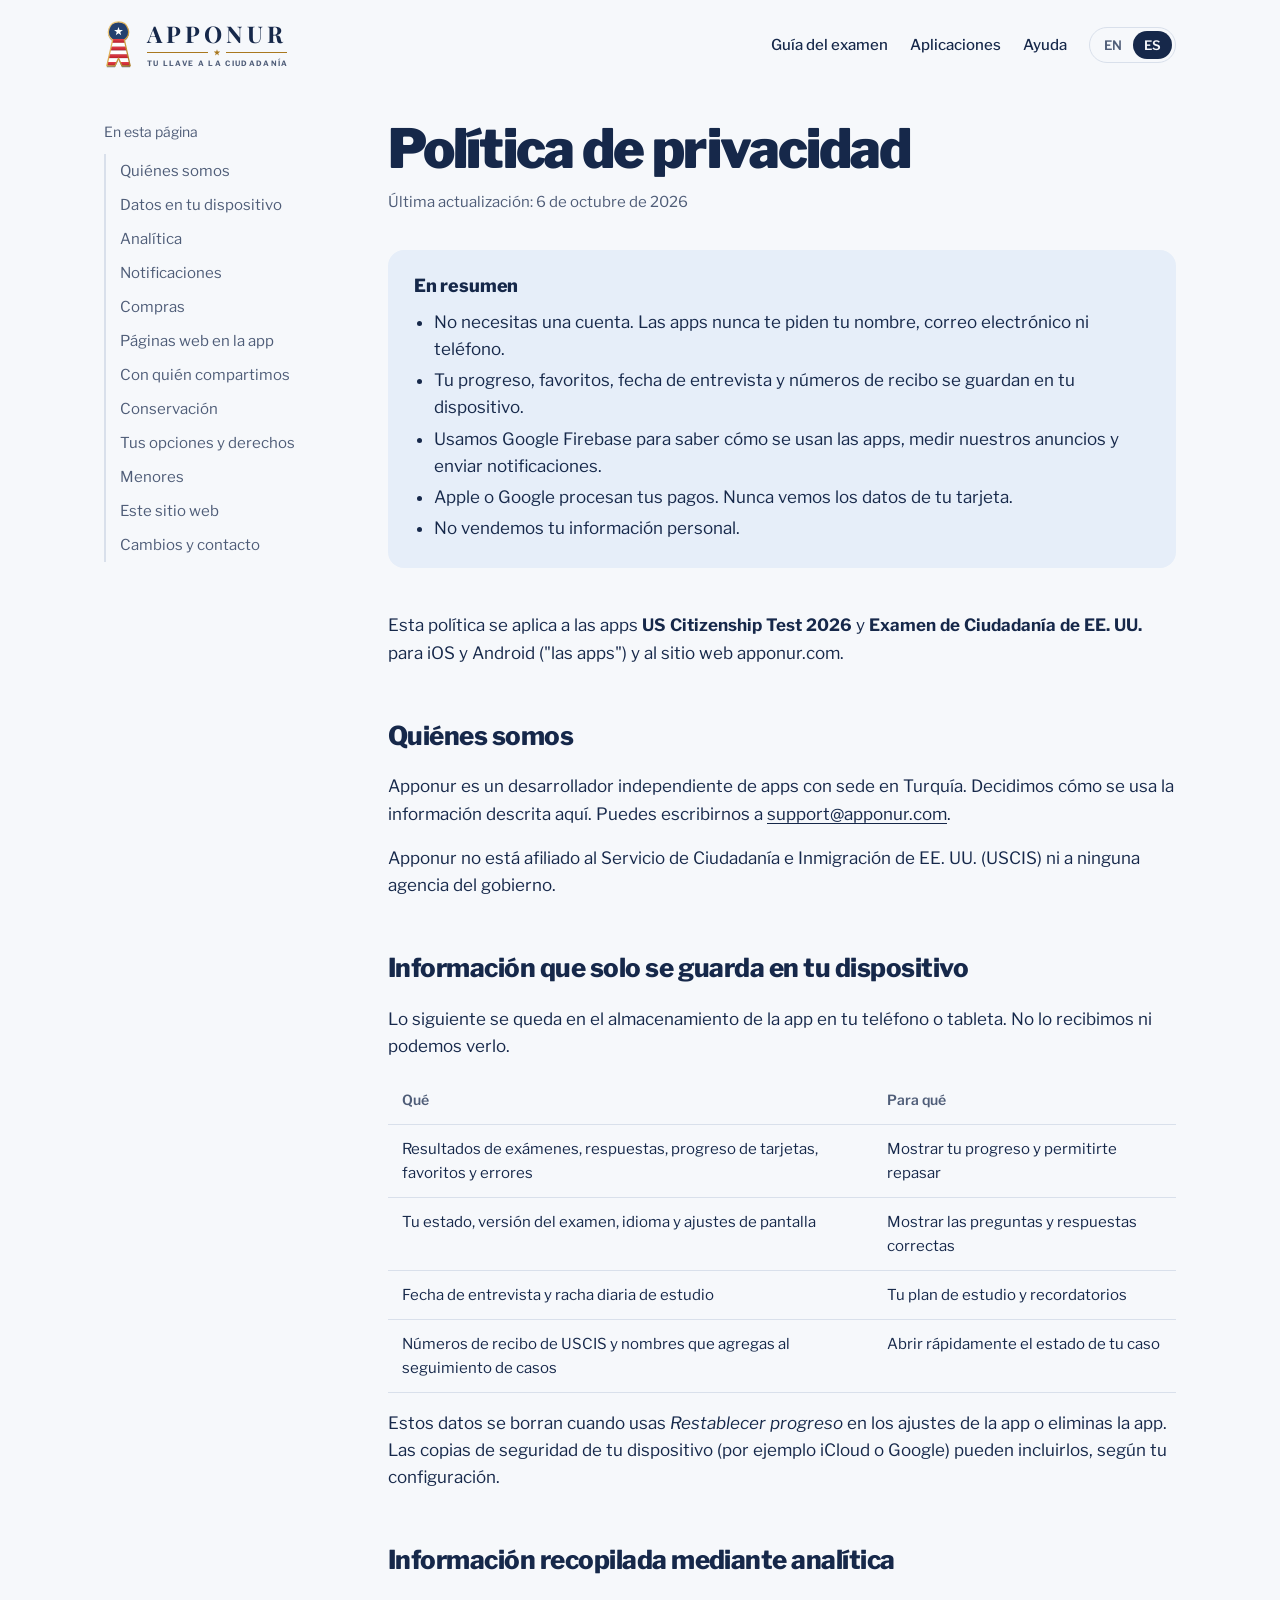
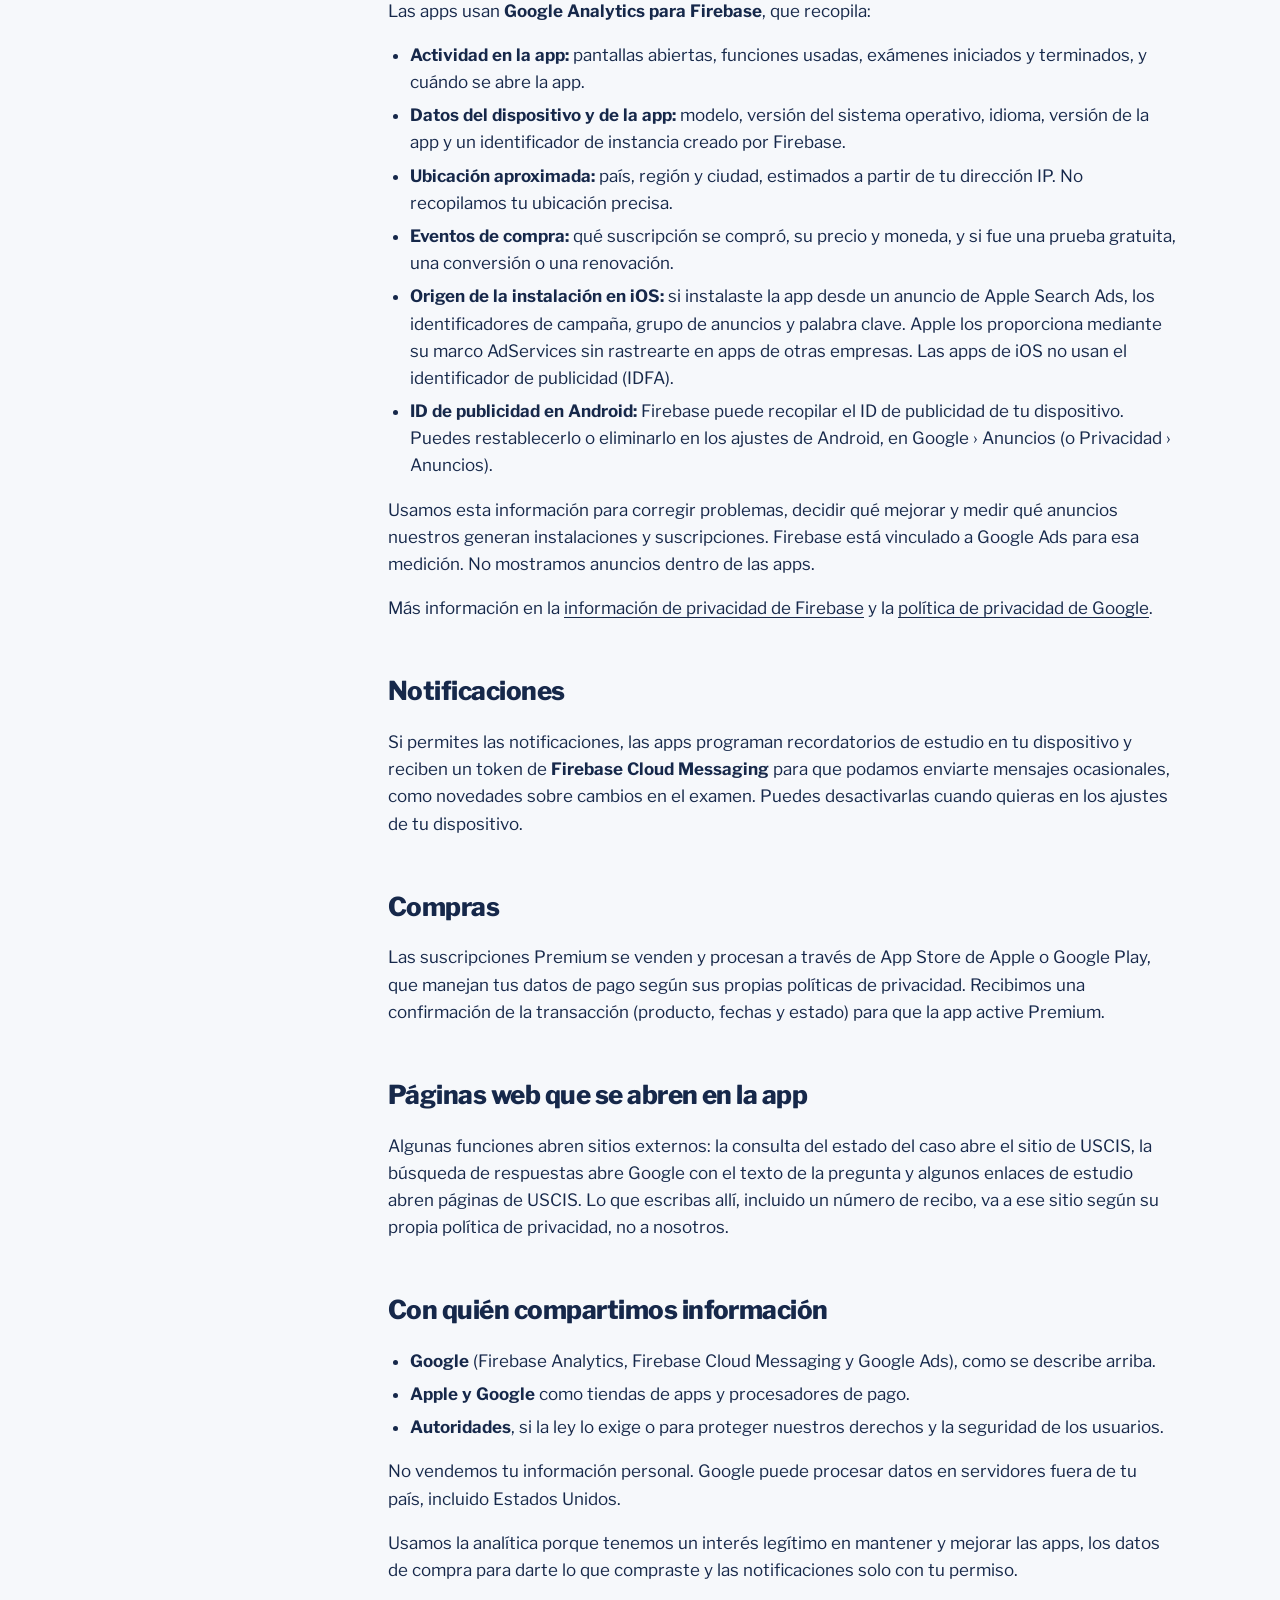
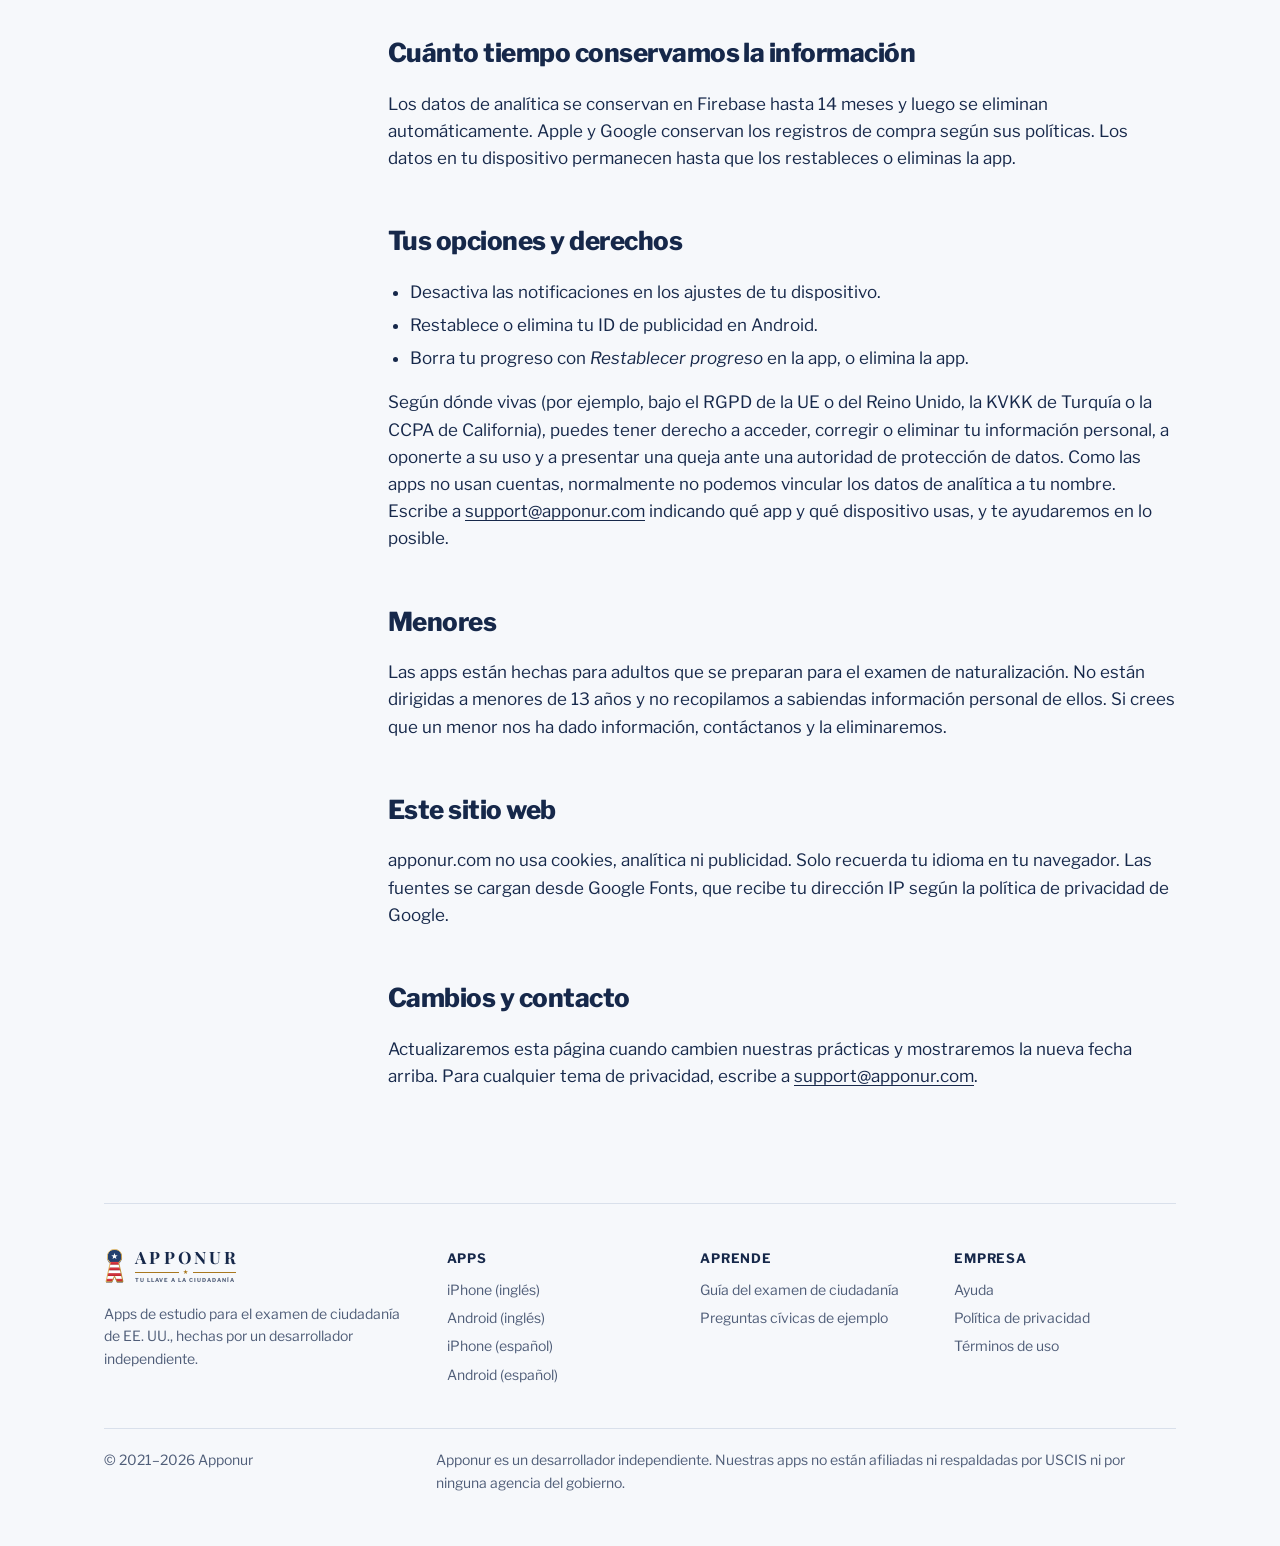
<file: privacy/index.html>
<!doctype html>
<html lang="en">
<head>
<meta charset="utf-8">
<meta name="viewport" content="width=device-width, initial-scale=1">
<title>Privacy Policy | Apponur</title>
<meta name="title-en" content="Privacy Policy | Apponur">
<meta name="title-es" content="Política de privacidad | Apponur">
<meta name="description" content="How Apponur's citizenship test apps handle your data.">
<link rel="canonical" href="https://apponur.com/privacy/">
<meta name="robots" content="index, follow">
<meta name="theme-color" content="#F6F8FB" media="(prefers-color-scheme: light)">
<meta name="theme-color" content="#0E1729" media="(prefers-color-scheme: dark)">
<meta property="og:type" content="website">
<meta property="og:site_name" content="Apponur">
<meta property="og:url" content="https://apponur.com/privacy/">
<meta property="og:title" content="Privacy Policy | Apponur">
<meta property="og:image" content="https://apponur.com/assets/og-image.png">
<link rel="icon" href="/favicon.ico?v=3" sizes="32x32">
<link rel="icon" href="/assets/brand/favicon.svg?v=3" type="image/svg+xml">
<link rel="apple-touch-icon" href="/assets/brand/apple-touch-icon.png?v=3">
<link rel="manifest" href="/site.webmanifest?v=3">
<link rel="preconnect" href="https://fonts.googleapis.com">
<link rel="preconnect" href="https://fonts.gstatic.com" crossorigin>
<link href="https://fonts.googleapis.com/css2?family=Libre+Franklin:wght@400;500;600;700;800;900&family=Playfair+Display:wght@700&display=swap" rel="stylesheet">
<link rel="stylesheet" href="/assets/site.css">
<script src="/assets/lang.js"></script>
</head>
<body>
<a class="skip" href="#main" data-en="Skip to content" data-es="Saltar al contenido">Skip to content</a>
<div class="wrap">
  <header class="top">
    <a class="brand" href="/" data-href-en="/" data-href-es="/es/" aria-label="Apponur"><img class="brand-mark" src="/assets/brand/mark.svg" alt="" width="25" height="44"><span class="brand-text"><span class="brand-name">Apponur</span><span class="brand-orn" aria-hidden="true"><i></i><b></b><i></i></span><span class="brand-tag" data-en="Your key to U.S. citizenship" data-es="Tu llave a la ciudadanía">Your key to U.S. citizenship</span></span></a>
    <nav aria-label="Main">
      <a class="navlink" href="/civics-test/" data-href-en="/civics-test/" data-href-es="/es/examen-civico/" data-en="Test guide" data-es="Guía del examen">Test guide</a>
      <a class="navlink" href="/#apps" data-href-en="/#apps" data-href-es="/es/#apps" data-en="Apps" data-es="Aplicaciones">Apps</a>
      <a class="navlink" href="/support/" data-en="Support" data-es="Ayuda">Support</a>
      <div class="lang" role="group" aria-label="Language">
        <button type="button" data-lang="en" aria-pressed="true">EN</button>
        <button type="button" data-lang="es" aria-pressed="false">ES</button>
      </div>
    </nav>
  </header>

  <main class="doc" id="main">
    <aside>
      <div data-lang-block="en">
        <p>On this page</p>
        <ol>
          <li><a href="#en-who">Who we are</a></li>
          <li><a href="#en-device">Stored on your device</a></li>
          <li><a href="#en-analytics">Analytics</a></li>
          <li><a href="#en-notifications">Notifications</a></li>
          <li><a href="#en-purchases">Purchases</a></li>
          <li><a href="#en-web">Web pages in the app</a></li>
          <li><a href="#en-sharing">Sharing</a></li>
          <li><a href="#en-retention">Retention</a></li>
          <li><a href="#en-rights">Your choices and rights</a></li>
          <li><a href="#en-children">Children</a></li>
          <li><a href="#en-website">This website</a></li>
          <li><a href="#en-changes">Changes and contact</a></li>
        </ol>
      </div>
      <div data-lang-block="es">
        <p>En esta página</p>
        <ol>
          <li><a href="#es-who">Quiénes somos</a></li>
          <li><a href="#es-device">Datos en tu dispositivo</a></li>
          <li><a href="#es-analytics">Analítica</a></li>
          <li><a href="#es-notifications">Notificaciones</a></li>
          <li><a href="#es-purchases">Compras</a></li>
          <li><a href="#es-web">Páginas web en la app</a></li>
          <li><a href="#es-sharing">Con quién compartimos</a></li>
          <li><a href="#es-retention">Conservación</a></li>
          <li><a href="#es-rights">Tus opciones y derechos</a></li>
          <li><a href="#es-children">Menores</a></li>
          <li><a href="#es-website">Este sitio web</a></li>
          <li><a href="#es-changes">Cambios y contacto</a></li>
        </ol>
      </div>
    </aside>

    <!-- ===================== ENGLISH ===================== -->
    <article data-lang-block="en">
      <h1>Privacy policy</h1>
      <p class="updated">Last updated: October 6, 2026</p>

      <div class="summary">
        <h2>The short version</h2>
        <ul>
          <li>You don't need an account. The apps never ask for your name, email address or phone number.</li>
          <li>Your study progress, favorites, interview date and case receipt numbers stay on your device.</li>
          <li>We use Google Firebase to see how the apps are used, to measure our ads and to send notifications.</li>
          <li>Apple or Google handles your payments. We never see your card details.</li>
          <li>We don't sell your personal information.</li>
        </ul>
      </div>

      <p>This policy covers the apps <strong>US Citizenship Test 2026</strong> and <strong>Examen de Ciudadanía de EE. UU.</strong> on iOS and Android (together, "the apps"), and the website apponur.com.</p>

      <section id="en-who">
        <h2>Who we are</h2>
        <p>Apponur is an independent app developer based in Turkey. We decide how the information described here is used. You can reach us at <a href="mailto:support@apponur.com">support@apponur.com</a>.</p>
        <p>Apponur is not affiliated with U.S. Citizenship and Immigration Services (USCIS) or any government agency.</p>
      </section>

      <section id="en-device">
        <h2>Information stored only on your device</h2>
        <p>The following stays in the app's storage on your phone or tablet. We don't receive it and can't see it.</p>
        <table>
          <thead><tr><th>What</th><th>Why</th></tr></thead>
          <tbody>
            <tr><td>Test results, answers, flashcard progress, favorites and mistakes</td><td>To show your progress and let you review</td></tr>
            <tr><td>Your state, test version, app language and display settings</td><td>To show the right questions and answers</td></tr>
            <tr><td>Interview date and daily study streak</td><td>For your study plan and reminders</td></tr>
            <tr><td>USCIS receipt numbers and nicknames you add to the case tracker</td><td>So you can open your case status quickly</td></tr>
          </tbody>
        </table>
        <p>This data is removed when you use <em>Reset Progress</em> in the app's settings or delete the app. Your device's own backups (for example iCloud or Google backup) may include it, according to your device settings.</p>
      </section>

      <section id="en-analytics">
        <h2>Information collected through analytics</h2>
        <p>The apps use <strong>Google Analytics for Firebase</strong>. It collects:</p>
        <ul>
          <li><strong>App activity:</strong> screens opened, features used, tests started and finished, and when the app is opened.</li>
          <li><strong>Device and app details:</strong> device model, operating system version, language, app version and an app instance ID created by Firebase.</li>
          <li><strong>Approximate location:</strong> country, region and city, estimated from your IP address. We do not collect precise location.</li>
          <li><strong>Purchase events:</strong> which subscription was bought, its price and currency, and whether it was a free trial, a conversion or a renewal.</li>
          <li><strong>Install source on iOS:</strong> if you installed the app from an Apple Search Ads ad, the campaign, ad group and keyword IDs. Apple provides these through its AdServices framework without tracking you across other companies' apps. The iOS apps do not use the advertising identifier (IDFA).</li>
          <li><strong>Advertising ID on Android:</strong> Firebase may collect your device's advertising ID. You can reset or delete it in your Android settings under Google › Ads (or Privacy › Ads).</li>
        </ul>
        <p>We use this to fix problems, decide what to improve, and measure which of our ads lead to installs and subscriptions. Firebase is linked to Google Ads for that measurement. We don't show ads inside the apps.</p>
        <p>Learn more in <a href="https://firebase.google.com/support/privacy" rel="noopener">Firebase's privacy information</a> and <a href="https://policies.google.com/privacy" rel="noopener">Google's privacy policy</a>.</p>
      </section>

      <section id="en-notifications">
        <h2>Notifications</h2>
        <p>If you allow notifications, the apps schedule study reminders on your device and receive a push token from <strong>Firebase Cloud Messaging</strong> so we can send occasional messages, such as news about test changes. You can turn notifications off at any time in your device settings.</p>
      </section>

      <section id="en-purchases">
        <h2>Purchases</h2>
        <p>Premium subscriptions are sold and processed by the Apple App Store or Google Play. They handle your payment details under their own privacy policies. We receive a confirmation of the transaction (product, dates and status) so the app can unlock Premium.</p>
      </section>

      <section id="en-web">
        <h2>Web pages opened in the app</h2>
        <p>Some features open outside websites: case status checks open the USCIS website, the answer search opens Google Search with the question text, and some study links open USCIS pages. Whatever you enter there, including a receipt number, goes to that website under its own privacy policy, not to us.</p>
      </section>

      <section id="en-sharing">
        <h2>Who we share information with</h2>
        <ul>
          <li><strong>Google</strong> (Firebase Analytics, Firebase Cloud Messaging and Google Ads), as described above.</li>
          <li><strong>Apple and Google</strong> as app stores and payment processors.</li>
          <li><strong>Authorities</strong>, if the law requires it or to protect our rights and users' safety.</li>
        </ul>
        <p>We don't sell your personal information. Google may process data on servers outside your country, including in the United States.</p>
        <p>We use analytics because we have a legitimate interest in keeping the apps working and improving them, purchase data to provide what you bought, and notifications only with your permission.</p>
      </section>

      <section id="en-retention">
        <h2>How long we keep information</h2>
        <p>Analytics data is kept in Firebase for up to 14 months and then deleted automatically. Purchase records are kept by Apple and Google under their policies. Data on your device stays until you reset it or delete the app.</p>
      </section>

      <section id="en-rights">
        <h2>Your choices and rights</h2>
        <ul>
          <li>Turn off notifications in your device settings.</li>
          <li>Reset or delete your advertising ID on Android.</li>
          <li>Clear your progress with <em>Reset Progress</em> in the app, or delete the app.</li>
        </ul>
        <p>Depending on where you live (for example under the EU or UK GDPR, Turkey's KVKK, or California's CCPA), you may have the right to access, correct or delete your personal information, to object to its use, and to complain to a data protection authority. Because the apps don't use accounts, we usually can't link analytics data to you by name. Email <a href="mailto:support@apponur.com">support@apponur.com</a> and tell us which app and device you use, and we'll help as far as we can.</p>
      </section>

      <section id="en-children">
        <h2>Children</h2>
        <p>The apps are made for adults preparing for the naturalization test. They are not directed at children under 13, and we don't knowingly collect personal information from them. If you think a child has given us information, contact us and we'll delete it.</p>
      </section>

      <section id="en-website">
        <h2>This website</h2>
        <p>apponur.com doesn't use cookies, analytics or advertising. It remembers your language choice in your browser only. Fonts are loaded from Google Fonts, which receives your IP address under Google's privacy policy.</p>
      </section>

      <section id="en-changes">
        <h2>Changes and contact</h2>
        <p>We'll update this page when our practices change and show the new date at the top. For anything about privacy, write to <a href="mailto:support@apponur.com">support@apponur.com</a>.</p>
      </section>
    </article>

    <!-- ===================== ESPAÑOL ===================== -->
    <article data-lang-block="es">
      <h1>Política de privacidad</h1>
      <p class="updated">Última actualización: 6 de octubre de 2026</p>

      <div class="summary">
        <h2>En resumen</h2>
        <ul>
          <li>No necesitas una cuenta. Las apps nunca te piden tu nombre, correo electrónico ni teléfono.</li>
          <li>Tu progreso, favoritos, fecha de entrevista y números de recibo se guardan en tu dispositivo.</li>
          <li>Usamos Google Firebase para saber cómo se usan las apps, medir nuestros anuncios y enviar notificaciones.</li>
          <li>Apple o Google procesan tus pagos. Nunca vemos los datos de tu tarjeta.</li>
          <li>No vendemos tu información personal.</li>
        </ul>
      </div>

      <p>Esta política se aplica a las apps <strong>US Citizenship Test 2026</strong> y <strong>Examen de Ciudadanía de EE. UU.</strong> para iOS y Android ("las apps") y al sitio web apponur.com.</p>

      <section id="es-who">
        <h2>Quiénes somos</h2>
        <p>Apponur es un desarrollador independiente de apps con sede en Turquía. Decidimos cómo se usa la información descrita aquí. Puedes escribirnos a <a href="mailto:support@apponur.com">support@apponur.com</a>.</p>
        <p>Apponur no está afiliado al Servicio de Ciudadanía e Inmigración de EE. UU. (USCIS) ni a ninguna agencia del gobierno.</p>
      </section>

      <section id="es-device">
        <h2>Información que solo se guarda en tu dispositivo</h2>
        <p>Lo siguiente se queda en el almacenamiento de la app en tu teléfono o tableta. No lo recibimos ni podemos verlo.</p>
        <table>
          <thead><tr><th>Qué</th><th>Para qué</th></tr></thead>
          <tbody>
            <tr><td>Resultados de exámenes, respuestas, progreso de tarjetas, favoritos y errores</td><td>Mostrar tu progreso y permitirte repasar</td></tr>
            <tr><td>Tu estado, versión del examen, idioma y ajustes de pantalla</td><td>Mostrar las preguntas y respuestas correctas</td></tr>
            <tr><td>Fecha de entrevista y racha diaria de estudio</td><td>Tu plan de estudio y recordatorios</td></tr>
            <tr><td>Números de recibo de USCIS y nombres que agregas al seguimiento de casos</td><td>Abrir rápidamente el estado de tu caso</td></tr>
          </tbody>
        </table>
        <p>Estos datos se borran cuando usas <em>Restablecer progreso</em> en los ajustes de la app o eliminas la app. Las copias de seguridad de tu dispositivo (por ejemplo iCloud o Google) pueden incluirlos, según tu configuración.</p>
      </section>

      <section id="es-analytics">
        <h2>Información recopilada mediante analítica</h2>
        <p>Las apps usan <strong>Google Analytics para Firebase</strong>, que recopila:</p>
        <ul>
          <li><strong>Actividad en la app:</strong> pantallas abiertas, funciones usadas, exámenes iniciados y terminados, y cuándo se abre la app.</li>
          <li><strong>Datos del dispositivo y de la app:</strong> modelo, versión del sistema operativo, idioma, versión de la app y un identificador de instancia creado por Firebase.</li>
          <li><strong>Ubicación aproximada:</strong> país, región y ciudad, estimados a partir de tu dirección IP. No recopilamos tu ubicación precisa.</li>
          <li><strong>Eventos de compra:</strong> qué suscripción se compró, su precio y moneda, y si fue una prueba gratuita, una conversión o una renovación.</li>
          <li><strong>Origen de la instalación en iOS:</strong> si instalaste la app desde un anuncio de Apple Search Ads, los identificadores de campaña, grupo de anuncios y palabra clave. Apple los proporciona mediante su marco AdServices sin rastrearte en apps de otras empresas. Las apps de iOS no usan el identificador de publicidad (IDFA).</li>
          <li><strong>ID de publicidad en Android:</strong> Firebase puede recopilar el ID de publicidad de tu dispositivo. Puedes restablecerlo o eliminarlo en los ajustes de Android, en Google › Anuncios (o Privacidad › Anuncios).</li>
        </ul>
        <p>Usamos esta información para corregir problemas, decidir qué mejorar y medir qué anuncios nuestros generan instalaciones y suscripciones. Firebase está vinculado a Google Ads para esa medición. No mostramos anuncios dentro de las apps.</p>
        <p>Más información en la <a href="https://firebase.google.com/support/privacy" rel="noopener">información de privacidad de Firebase</a> y la <a href="https://policies.google.com/privacy?hl=es" rel="noopener">política de privacidad de Google</a>.</p>
      </section>

      <section id="es-notifications">
        <h2>Notificaciones</h2>
        <p>Si permites las notificaciones, las apps programan recordatorios de estudio en tu dispositivo y reciben un token de <strong>Firebase Cloud Messaging</strong> para que podamos enviarte mensajes ocasionales, como novedades sobre cambios en el examen. Puedes desactivarlas cuando quieras en los ajustes de tu dispositivo.</p>
      </section>

      <section id="es-purchases">
        <h2>Compras</h2>
        <p>Las suscripciones Premium se venden y procesan a través de App Store de Apple o Google Play, que manejan tus datos de pago según sus propias políticas de privacidad. Recibimos una confirmación de la transacción (producto, fechas y estado) para que la app active Premium.</p>
      </section>

      <section id="es-web">
        <h2>Páginas web que se abren en la app</h2>
        <p>Algunas funciones abren sitios externos: la consulta del estado del caso abre el sitio de USCIS, la búsqueda de respuestas abre Google con el texto de la pregunta y algunos enlaces de estudio abren páginas de USCIS. Lo que escribas allí, incluido un número de recibo, va a ese sitio según su propia política de privacidad, no a nosotros.</p>
      </section>

      <section id="es-sharing">
        <h2>Con quién compartimos información</h2>
        <ul>
          <li><strong>Google</strong> (Firebase Analytics, Firebase Cloud Messaging y Google Ads), como se describe arriba.</li>
          <li><strong>Apple y Google</strong> como tiendas de apps y procesadores de pago.</li>
          <li><strong>Autoridades</strong>, si la ley lo exige o para proteger nuestros derechos y la seguridad de los usuarios.</li>
        </ul>
        <p>No vendemos tu información personal. Google puede procesar datos en servidores fuera de tu país, incluido Estados Unidos.</p>
        <p>Usamos la analítica porque tenemos un interés legítimo en mantener y mejorar las apps, los datos de compra para darte lo que compraste y las notificaciones solo con tu permiso.</p>
      </section>

      <section id="es-retention">
        <h2>Cuánto tiempo conservamos la información</h2>
        <p>Los datos de analítica se conservan en Firebase hasta 14 meses y luego se eliminan automáticamente. Apple y Google conservan los registros de compra según sus políticas. Los datos en tu dispositivo permanecen hasta que los restableces o eliminas la app.</p>
      </section>

      <section id="es-rights">
        <h2>Tus opciones y derechos</h2>
        <ul>
          <li>Desactiva las notificaciones en los ajustes de tu dispositivo.</li>
          <li>Restablece o elimina tu ID de publicidad en Android.</li>
          <li>Borra tu progreso con <em>Restablecer progreso</em> en la app, o elimina la app.</li>
        </ul>
        <p>Según dónde vivas (por ejemplo, bajo el RGPD de la UE o del Reino Unido, la KVKK de Turquía o la CCPA de California), puedes tener derecho a acceder, corregir o eliminar tu información personal, a oponerte a su uso y a presentar una queja ante una autoridad de protección de datos. Como las apps no usan cuentas, normalmente no podemos vincular los datos de analítica a tu nombre. Escribe a <a href="mailto:support@apponur.com">support@apponur.com</a> indicando qué app y qué dispositivo usas, y te ayudaremos en lo posible.</p>
      </section>

      <section id="es-children">
        <h2>Menores</h2>
        <p>Las apps están hechas para adultos que se preparan para el examen de naturalización. No están dirigidas a menores de 13 años y no recopilamos a sabiendas información personal de ellos. Si crees que un menor nos ha dado información, contáctanos y la eliminaremos.</p>
      </section>

      <section id="es-website">
        <h2>Este sitio web</h2>
        <p>apponur.com no usa cookies, analítica ni publicidad. Solo recuerda tu idioma en tu navegador. Las fuentes se cargan desde Google Fonts, que recibe tu dirección IP según la política de privacidad de Google.</p>
      </section>

      <section id="es-changes">
        <h2>Cambios y contacto</h2>
        <p>Actualizaremos esta página cuando cambien nuestras prácticas y mostraremos la nueva fecha arriba. Para cualquier tema de privacidad, escribe a <a href="mailto:support@apponur.com">support@apponur.com</a>.</p>
      </section>
    </article>
  </main>

  <footer>
    <div class="cols">
      <div>
        <a class="brand" href="/" data-href-en="/" data-href-es="/es/"><img class="brand-mark" src="/assets/brand/mark.svg" alt="" width="25" height="44"><span class="brand-text"><span class="brand-name">Apponur</span><span class="brand-orn" aria-hidden="true"><i></i><b></b><i></i></span><span class="brand-tag" data-en="Your key to U.S. citizenship" data-es="Tu llave a la ciudadanía">Your key to U.S. citizenship</span></span></a>
        <p class="about" data-en="Study apps for the U.S. citizenship test, made by an independent developer." data-es="Apps de estudio para el examen de ciudadanía de EE. UU., hechas por un desarrollador independiente.">Study apps for the U.S. citizenship test, made by an independent developer.</p>
      </div>
      <div>
        <h4>Apps</h4>
        <ul>
          <li><a href="https://apps.apple.com/us/app/id1615982636" data-en="iPhone (English)" data-es="iPhone (inglés)">iPhone (English)</a></li>
          <li><a href="https://play.google.com/store/apps/details?id=com.apponur.uscitizenshiptest" data-en="Android (English)" data-es="Android (inglés)">Android (English)</a></li>
          <li><a href="https://apps.apple.com/us/app/id1617090965" data-en="iPhone (Spanish)" data-es="iPhone (español)">iPhone (Spanish)</a></li>
          <li><a href="https://play.google.com/store/apps/details?id=com.apponur.spanishuscitizenshiptest" data-en="Android (Spanish)" data-es="Android (español)">Android (Spanish)</a></li>
        </ul>
      </div>
      <div>
        <h4 data-en="Learn" data-es="Aprende">Learn</h4>
        <ul>
          <li><a href="/civics-test/" data-href-en="/civics-test/" data-href-es="/es/examen-civico/" data-en="Citizenship test guide" data-es="Guía del examen de ciudadanía">Citizenship test guide</a></li>
          <li><a href="/civics-test/#sample" data-href-en="/civics-test/#sample" data-href-es="/es/examen-civico/#ejemplos" data-en="Sample civics questions" data-es="Preguntas cívicas de ejemplo">Sample civics questions</a></li>
        </ul>
      </div>
      <div>
        <h4 data-en="Company" data-es="Empresa">Company</h4>
        <ul>
          <li><a href="/support/" data-en="Support" data-es="Ayuda">Support</a></li>
          <li><a href="/privacy/" data-en="Privacy policy" data-es="Política de privacidad">Privacy policy</a></li>
          <li><a href="/terms/" data-en="Terms of use" data-es="Términos de uso">Terms of use</a></li>
        </ul>
      </div>
    </div>
    <div class="legal">
      <span>© 2021–2026 Apponur</span>
      <p data-en="Apponur is an independent developer. Our apps are not affiliated with or endorsed by USCIS or any government agency." data-es="Apponur es un desarrollador independiente. Nuestras apps no están afiliadas ni respaldadas por USCIS ni por ninguna agencia del gobierno.">Apponur is an independent developer. Our apps are not affiliated with or endorsed by USCIS or any government agency.</p>
    </div>
  </footer>
</div>
</body>
</html>
</file>
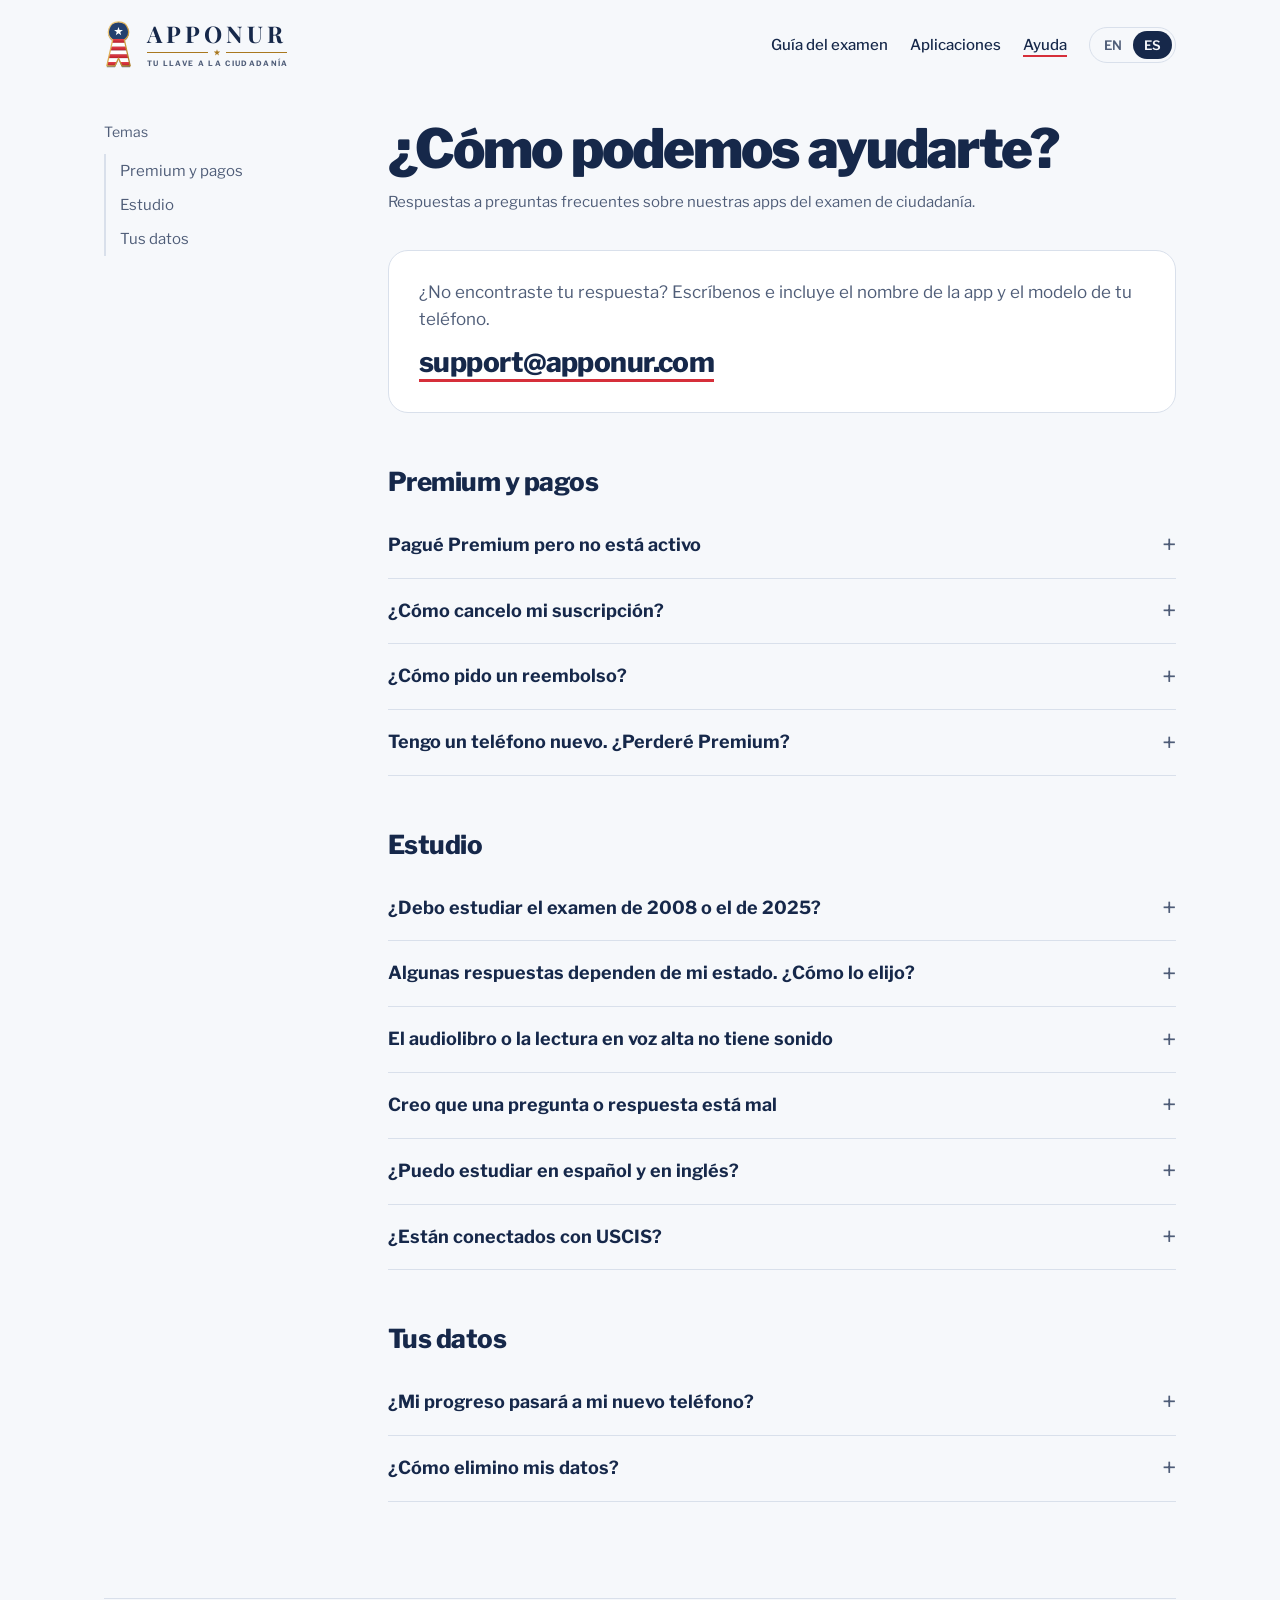
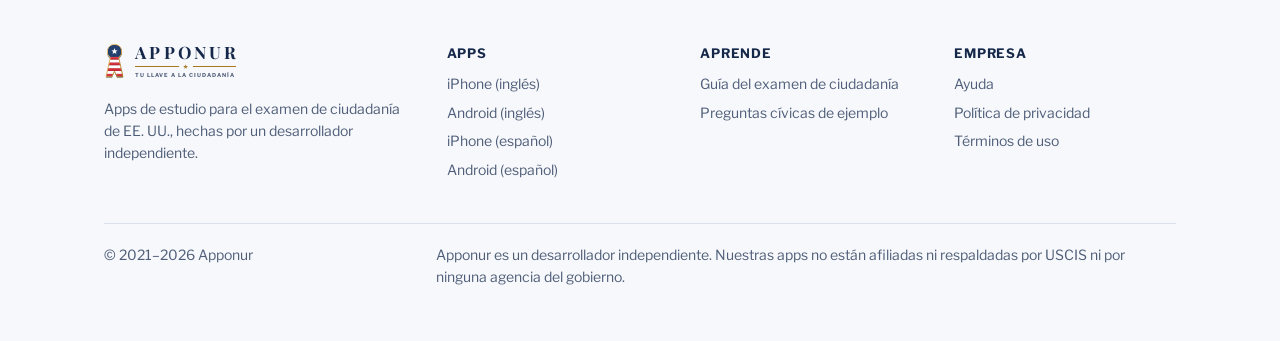
<file: support/index.html>
<!doctype html>
<html lang="en">
<head>
<meta charset="utf-8">
<meta name="viewport" content="width=device-width, initial-scale=1">
<title>Support | Apponur</title>
<meta name="title-en" content="Support | Apponur">
<meta name="title-es" content="Ayuda | Apponur">
<meta name="description" content="Help with Apponur's citizenship test apps: subscriptions, refunds, test versions and contact.">
<link rel="canonical" href="https://apponur.com/support/">
<meta name="robots" content="index, follow">
<meta name="theme-color" content="#F6F8FB" media="(prefers-color-scheme: light)">
<meta name="theme-color" content="#0E1729" media="(prefers-color-scheme: dark)">
<meta property="og:type" content="website">
<meta property="og:site_name" content="Apponur">
<meta property="og:url" content="https://apponur.com/support/">
<meta property="og:title" content="Support | Apponur">
<meta property="og:image" content="https://apponur.com/assets/og-image.png">
<link rel="icon" href="/favicon.ico?v=3" sizes="32x32">
<link rel="icon" href="/assets/brand/favicon.svg?v=3" type="image/svg+xml">
<link rel="apple-touch-icon" href="/assets/brand/apple-touch-icon.png?v=3">
<link rel="manifest" href="/site.webmanifest?v=3">
<link rel="preconnect" href="https://fonts.googleapis.com">
<link rel="preconnect" href="https://fonts.gstatic.com" crossorigin>
<link href="https://fonts.googleapis.com/css2?family=Libre+Franklin:wght@400;500;600;700;800;900&family=Playfair+Display:wght@700&display=swap" rel="stylesheet">
<link rel="stylesheet" href="/assets/site.css">
<script src="/assets/lang.js"></script>
</head>
<body>
<a class="skip" href="#main" data-en="Skip to content" data-es="Saltar al contenido">Skip to content</a>
<div class="wrap">
  <header class="top">
    <a class="brand" href="/" data-href-en="/" data-href-es="/es/" aria-label="Apponur"><img class="brand-mark" src="/assets/brand/mark.svg" alt="" width="25" height="44"><span class="brand-text"><span class="brand-name">Apponur</span><span class="brand-orn" aria-hidden="true"><i></i><b></b><i></i></span><span class="brand-tag" data-en="Your key to U.S. citizenship" data-es="Tu llave a la ciudadanía">Your key to U.S. citizenship</span></span></a>
    <nav aria-label="Main">
      <a class="navlink" href="/civics-test/" data-href-en="/civics-test/" data-href-es="/es/examen-civico/" data-en="Test guide" data-es="Guía del examen">Test guide</a>
      <a class="navlink" href="/#apps" data-href-en="/#apps" data-href-es="/es/#apps" data-en="Apps" data-es="Aplicaciones">Apps</a>
      <a class="navlink" href="/support/" aria-current="page" data-en="Support" data-es="Ayuda">Support</a>
      <div class="lang" role="group" aria-label="Language">
        <button type="button" data-lang="en" aria-pressed="true">EN</button>
        <button type="button" data-lang="es" aria-pressed="false">ES</button>
      </div>
    </nav>
  </header>

  <main class="doc" id="main">
    <aside>
      <div data-lang-block="en">
        <p>Topics</p>
        <ol>
          <li><a href="#en-premium">Premium and billing</a></li>
          <li><a href="#en-study">Studying</a></li>
          <li><a href="#en-data">Your data</a></li>
        </ol>
      </div>
      <div data-lang-block="es">
        <p>Temas</p>
        <ol>
          <li><a href="#es-premium">Premium y pagos</a></li>
          <li><a href="#es-study">Estudio</a></li>
          <li><a href="#es-data">Tus datos</a></li>
        </ol>
      </div>
    </aside>

    <!-- ===================== ENGLISH ===================== -->
    <article data-lang-block="en">
      <h1>How can we help?</h1>
      <p class="updated">Answers to common questions about our citizenship test apps.</p>

      <div class="contact-box">
        <p>Didn't find your answer? Email us and include your app name and phone model.</p>
        <a class="mail" href="mailto:support@apponur.com?subject=App%20support">support@apponur.com</a>
      </div>

      <section id="en-premium">
        <h2>Premium and billing</h2>
        <details>
          <summary>I paid for Premium but it isn't active</summary>
          <p>Open the app's <em>Settings</em> and tap <em>Restore Purchases</em>. Make sure you're signed in with the same Apple ID or Google account you used to buy. If it still doesn't work, email us with your receipt from Apple or your Google Play order number (it starts with GPA.).</p>
        </details>
        <details>
          <summary>How do I cancel my subscription?</summary>
          <p><strong>iPhone or iPad:</strong> open <em>Settings</em>, tap your name, then <em>Subscriptions</em>, choose the app and tap <em>Cancel Subscription</em>.</p>
          <p><strong>Android:</strong> open <em>Google Play</em>, tap your profile picture, then <em>Payments &amp; subscriptions › Subscriptions</em>, choose the app and tap <em>Cancel subscription</em>.</p>
          <p>Cancel at least 24 hours before the renewal or trial end date to avoid the next charge. Deleting the app does not cancel the subscription.</p>
        </details>
        <details>
          <summary>How do I get a refund?</summary>
          <p><strong>App Store:</strong> Apple handles refunds. Request one at <a href="https://reportaproblem.apple.com" rel="noopener">reportaproblem.apple.com</a>.</p>
          <p><strong>Google Play:</strong> within 48 hours of purchase you can request a refund from Google Play. After that, email us with your order number and we'll review it.</p>
        </details>
        <details>
          <summary>I got a new phone. Will I lose Premium?</summary>
          <p>No. Install the app on your new phone, sign in with the same Apple ID or Google account, and tap <em>Restore Purchases</em> in the app's settings.</p>
        </details>
      </section>

      <section id="en-study">
        <h2>Studying</h2>
        <details>
          <summary>Should I study the 2008 or the 2025 test?</summary>
          <p>It depends on when you filed Form N-400. If you filed <strong>on or after October 20, 2025</strong>, you'll take the 2025 civics test (128 questions). If you filed <strong>before</strong> that date, you'll take the 2008 test (100 questions). You can switch versions any time in the app under <em>Settings › Test Version</em>. Check the <a href="https://www.uscis.gov/citizenship-resource-center/naturalization-test-and-study-resources/2025-civics-test" rel="noopener">USCIS 2025 civics test page</a> if you're not sure.</p>
        </details>
        <details>
          <summary>Some answers depend on my state. How do I set it?</summary>
          <p>Questions about your governor, senators and representative depend on where you live. Choose your state in the app's settings and those answers update.</p>
        </details>
        <details>
          <summary>The audiobook or read-aloud has no sound</summary>
          <p>Check that your phone isn't in silent mode and that the media volume is up. On iPhone, the ring/silent switch or Action button can mute the app's audio.</p>
        </details>
        <details>
          <summary>I think a question or answer is wrong</summary>
          <p>Thank you for telling us. Email us the question and what you think the correct answer is. Answers that change after elections, such as the President or your senators, are updated regularly, and official USCIS sources always take priority.</p>
        </details>
        <details>
          <summary>Can I study in Spanish and English?</summary>
          <p>Yes. You can change the app's language in <em>Settings › Language</em>. We also have a separate Spanish app, <em>Examen de Ciudadanía de EE. UU.</em>, on the <a href="/#apps">App Store and Google Play</a>. The interview itself is in English unless you qualify for an exception.</p>
        </details>
        <details>
          <summary>Are you connected to USCIS?</summary>
          <p>No. Apponur is an independent developer. Our apps are not affiliated with or endorsed by USCIS or any government agency. We build them from public USCIS study materials.</p>
        </details>
      </section>

      <section id="en-data">
        <h2>Your data</h2>
        <details>
          <summary>Will my progress move to my new phone?</summary>
          <p>Your progress is stored on your device and isn't synced between devices. Restoring a full backup of your old phone may bring it back.</p>
        </details>
        <details>
          <summary>How do I delete my data?</summary>
          <p>Use <em>Settings › Reset Progress</em> in the app to clear your study data, or delete the app. To ask about data collected through analytics, email us. Read our <a href="/privacy/">privacy policy</a> for details.</p>
        </details>
      </section>
    </article>

    <!-- ===================== ESPAÑOL ===================== -->
    <article data-lang-block="es">
      <h1>¿Cómo podemos ayudarte?</h1>
      <p class="updated">Respuestas a preguntas frecuentes sobre nuestras apps del examen de ciudadanía.</p>

      <div class="contact-box">
        <p>¿No encontraste tu respuesta? Escríbenos e incluye el nombre de la app y el modelo de tu teléfono.</p>
        <a class="mail" href="mailto:support@apponur.com?subject=Ayuda%20con%20la%20app">support@apponur.com</a>
      </div>

      <section id="es-premium">
        <h2>Premium y pagos</h2>
        <details>
          <summary>Pagué Premium pero no está activo</summary>
          <p>Abre los <em>Ajustes</em> de la app y toca <em>Restaurar compras</em>. Asegúrate de usar el mismo Apple ID o cuenta de Google con el que compraste. Si sigue sin funcionar, escríbenos con el recibo de Apple o el número de pedido de Google Play (empieza por GPA.).</p>
        </details>
        <details>
          <summary>¿Cómo cancelo mi suscripción?</summary>
          <p><strong>iPhone o iPad:</strong> abre <em>Ajustes</em>, toca tu nombre, luego <em>Suscripciones</em>, elige la app y toca <em>Cancelar suscripción</em>.</p>
          <p><strong>Android:</strong> abre <em>Google Play</em>, toca tu foto de perfil, luego <em>Pagos y suscripciones › Suscripciones</em>, elige la app y toca <em>Cancelar suscripción</em>.</p>
          <p>Cancela al menos 24 horas antes de la renovación o del fin de la prueba para evitar el siguiente cobro. Eliminar la app no cancela la suscripción.</p>
        </details>
        <details>
          <summary>¿Cómo pido un reembolso?</summary>
          <p><strong>App Store:</strong> Apple gestiona los reembolsos. Solicítalo en <a href="https://reportaproblem.apple.com" rel="noopener">reportaproblem.apple.com</a>.</p>
          <p><strong>Google Play:</strong> dentro de las 48 horas posteriores a la compra puedes pedir el reembolso desde Google Play. Después, escríbenos con tu número de pedido y lo revisaremos.</p>
        </details>
        <details>
          <summary>Tengo un teléfono nuevo. ¿Perderé Premium?</summary>
          <p>No. Instala la app en tu nuevo teléfono, usa el mismo Apple ID o cuenta de Google y toca <em>Restaurar compras</em> en los ajustes de la app.</p>
        </details>
      </section>

      <section id="es-study">
        <h2>Estudio</h2>
        <details>
          <summary>¿Debo estudiar el examen de 2008 o el de 2025?</summary>
          <p>Depende de cuándo presentaste el Formulario N-400. Si lo presentaste <strong>el 20 de octubre de 2025 o después</strong>, tomarás el examen cívico de 2025 (128 preguntas). Si lo presentaste <strong>antes</strong> de esa fecha, tomarás el de 2008 (100 preguntas). Puedes cambiar de versión en cualquier momento en <em>Ajustes › Versión del examen</em>. Si no estás seguro, consulta la <a href="https://www.uscis.gov/citizenship-resource-center/naturalization-test-and-study-resources/2025-civics-test" rel="noopener">página de USCIS sobre el examen de 2025</a>.</p>
        </details>
        <details>
          <summary>Algunas respuestas dependen de mi estado. ¿Cómo lo elijo?</summary>
          <p>Las preguntas sobre tu gobernador, senadores y representante dependen de dónde vives. Elige tu estado en los ajustes de la app y esas respuestas se actualizan.</p>
        </details>
        <details>
          <summary>El audiolibro o la lectura en voz alta no tiene sonido</summary>
          <p>Revisa que tu teléfono no esté en modo silencio y que el volumen multimedia esté alto. En iPhone, el interruptor de silencio o el botón de Acción pueden silenciar el audio de la app.</p>
        </details>
        <details>
          <summary>Creo que una pregunta o respuesta está mal</summary>
          <p>Gracias por avisarnos. Envíanos la pregunta y la respuesta que crees correcta. Las respuestas que cambian después de las elecciones, como el Presidente o tus senadores, se actualizan con regularidad, y las fuentes oficiales de USCIS siempre tienen prioridad.</p>
        </details>
        <details>
          <summary>¿Puedo estudiar en español y en inglés?</summary>
          <p>Sí. Puedes cambiar el idioma de la app en <em>Ajustes › Idioma</em>. También tenemos la app en inglés, <em>US Citizenship Test 2026</em>, en <a href="/es/#apps">App Store y Google Play</a>. La entrevista es en inglés, salvo que califiques para una excepción.</p>
        </details>
        <details>
          <summary>¿Están conectados con USCIS?</summary>
          <p>No. Apponur es un desarrollador independiente. Nuestras apps no están afiliadas ni respaldadas por USCIS ni por ninguna agencia del gobierno. Las creamos a partir de materiales de estudio públicos de USCIS.</p>
        </details>
      </section>

      <section id="es-data">
        <h2>Tus datos</h2>
        <details>
          <summary>¿Mi progreso pasará a mi nuevo teléfono?</summary>
          <p>Tu progreso se guarda en tu dispositivo y no se sincroniza entre dispositivos. Restaurar una copia de seguridad completa de tu teléfono anterior puede recuperarlo.</p>
        </details>
        <details>
          <summary>¿Cómo elimino mis datos?</summary>
          <p>Usa <em>Ajustes › Restablecer progreso</em> en la app para borrar tus datos de estudio, o elimina la app. Para consultas sobre los datos de analítica, escríbenos. Más detalles en nuestra <a href="/privacy/">política de privacidad</a>.</p>
        </details>
      </section>
    </article>
  </main>

  <footer>
    <div class="cols">
      <div>
        <a class="brand" href="/" data-href-en="/" data-href-es="/es/"><img class="brand-mark" src="/assets/brand/mark.svg" alt="" width="25" height="44"><span class="brand-text"><span class="brand-name">Apponur</span><span class="brand-orn" aria-hidden="true"><i></i><b></b><i></i></span><span class="brand-tag" data-en="Your key to U.S. citizenship" data-es="Tu llave a la ciudadanía">Your key to U.S. citizenship</span></span></a>
        <p class="about" data-en="Study apps for the U.S. citizenship test, made by an independent developer." data-es="Apps de estudio para el examen de ciudadanía de EE. UU., hechas por un desarrollador independiente.">Study apps for the U.S. citizenship test, made by an independent developer.</p>
      </div>
      <div>
        <h4>Apps</h4>
        <ul>
          <li><a href="https://apps.apple.com/us/app/id1615982636" data-en="iPhone (English)" data-es="iPhone (inglés)">iPhone (English)</a></li>
          <li><a href="https://play.google.com/store/apps/details?id=com.apponur.uscitizenshiptest" data-en="Android (English)" data-es="Android (inglés)">Android (English)</a></li>
          <li><a href="https://apps.apple.com/us/app/id1617090965" data-en="iPhone (Spanish)" data-es="iPhone (español)">iPhone (Spanish)</a></li>
          <li><a href="https://play.google.com/store/apps/details?id=com.apponur.spanishuscitizenshiptest" data-en="Android (Spanish)" data-es="Android (español)">Android (Spanish)</a></li>
        </ul>
      </div>
      <div>
        <h4 data-en="Learn" data-es="Aprende">Learn</h4>
        <ul>
          <li><a href="/civics-test/" data-href-en="/civics-test/" data-href-es="/es/examen-civico/" data-en="Citizenship test guide" data-es="Guía del examen de ciudadanía">Citizenship test guide</a></li>
          <li><a href="/civics-test/#sample" data-href-en="/civics-test/#sample" data-href-es="/es/examen-civico/#ejemplos" data-en="Sample civics questions" data-es="Preguntas cívicas de ejemplo">Sample civics questions</a></li>
        </ul>
      </div>
      <div>
        <h4 data-en="Company" data-es="Empresa">Company</h4>
        <ul>
          <li><a href="/support/" data-en="Support" data-es="Ayuda">Support</a></li>
          <li><a href="/privacy/" data-en="Privacy policy" data-es="Política de privacidad">Privacy policy</a></li>
          <li><a href="/terms/" data-en="Terms of use" data-es="Términos de uso">Terms of use</a></li>
        </ul>
      </div>
    </div>
    <div class="legal">
      <span>© 2021–2026 Apponur</span>
      <p data-en="Apponur is an independent developer. Our apps are not affiliated with or endorsed by USCIS or any government agency." data-es="Apponur es un desarrollador independiente. Nuestras apps no están afiliadas ni respaldadas por USCIS ni por ninguna agencia del gobierno.">Apponur is an independent developer. Our apps are not affiliated with or endorsed by USCIS or any government agency.</p>
    </div>
  </footer>
</div>
</body>
</html>
</file>
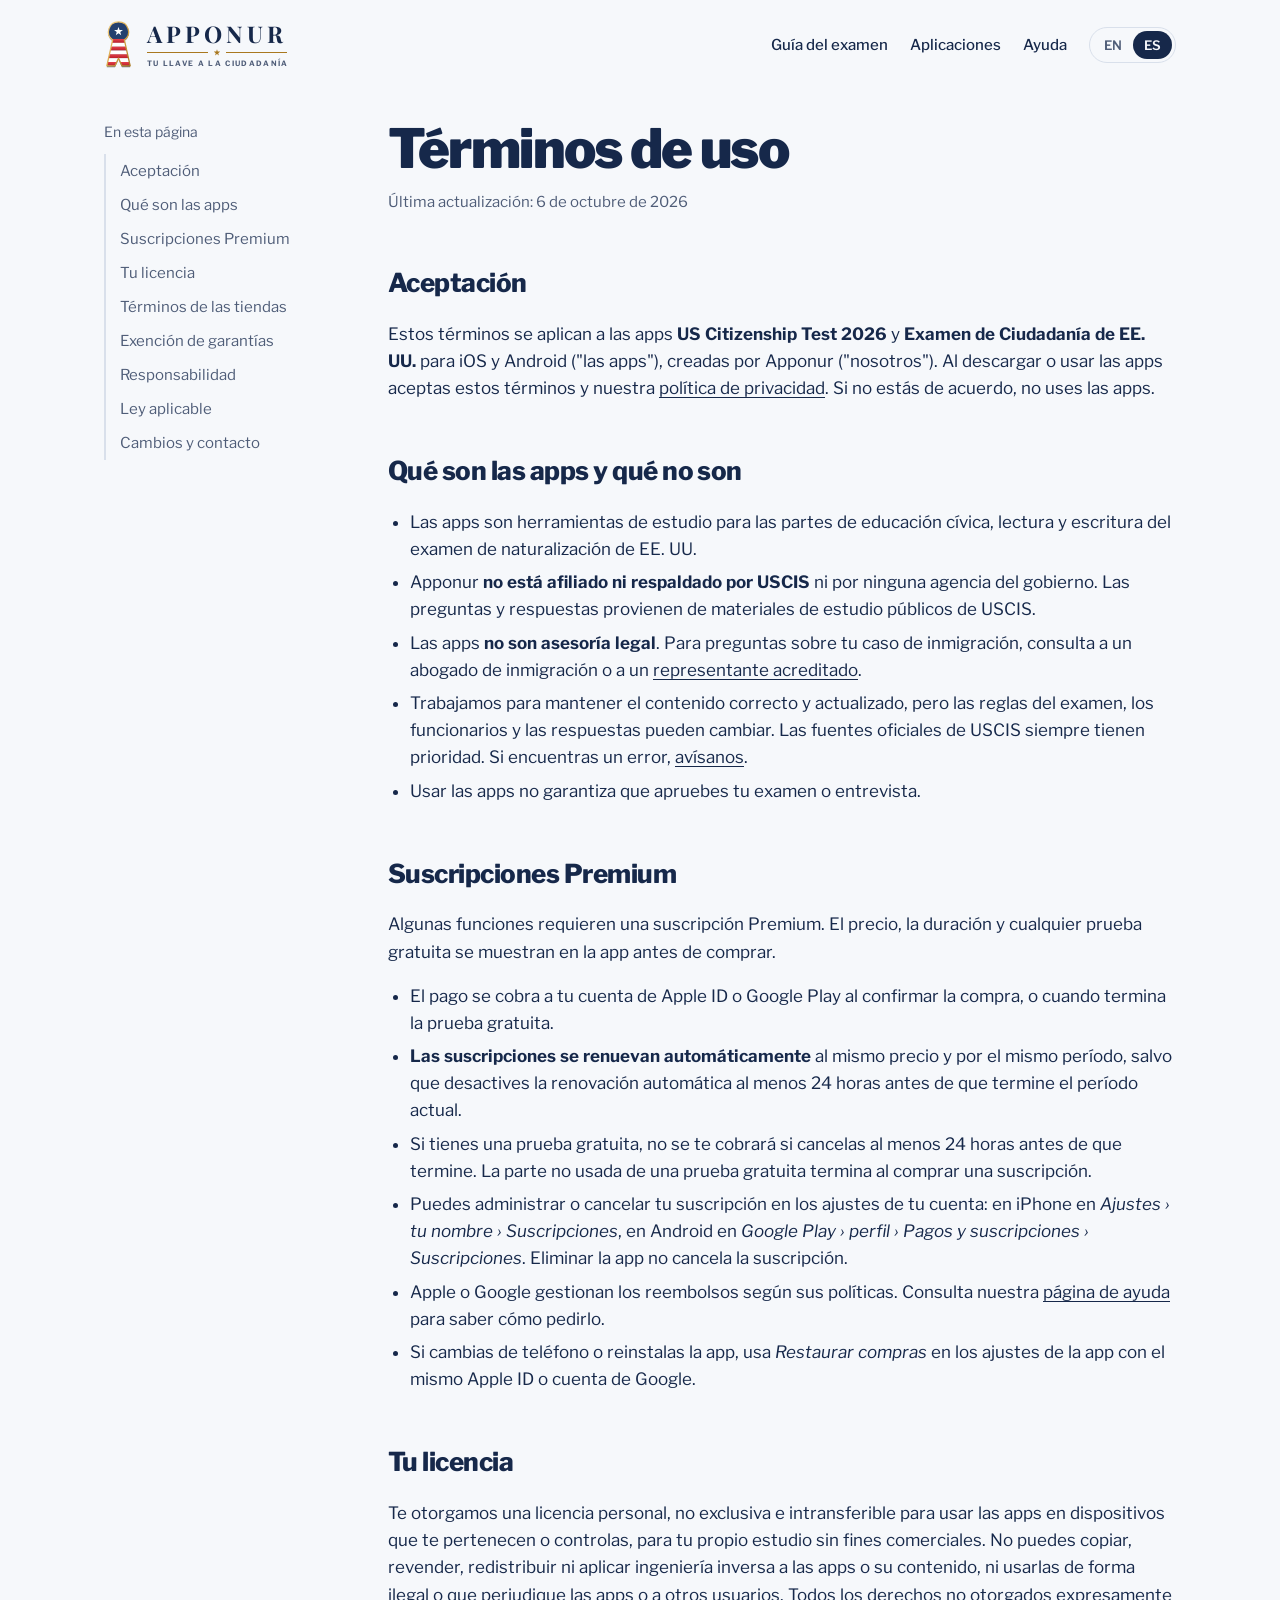
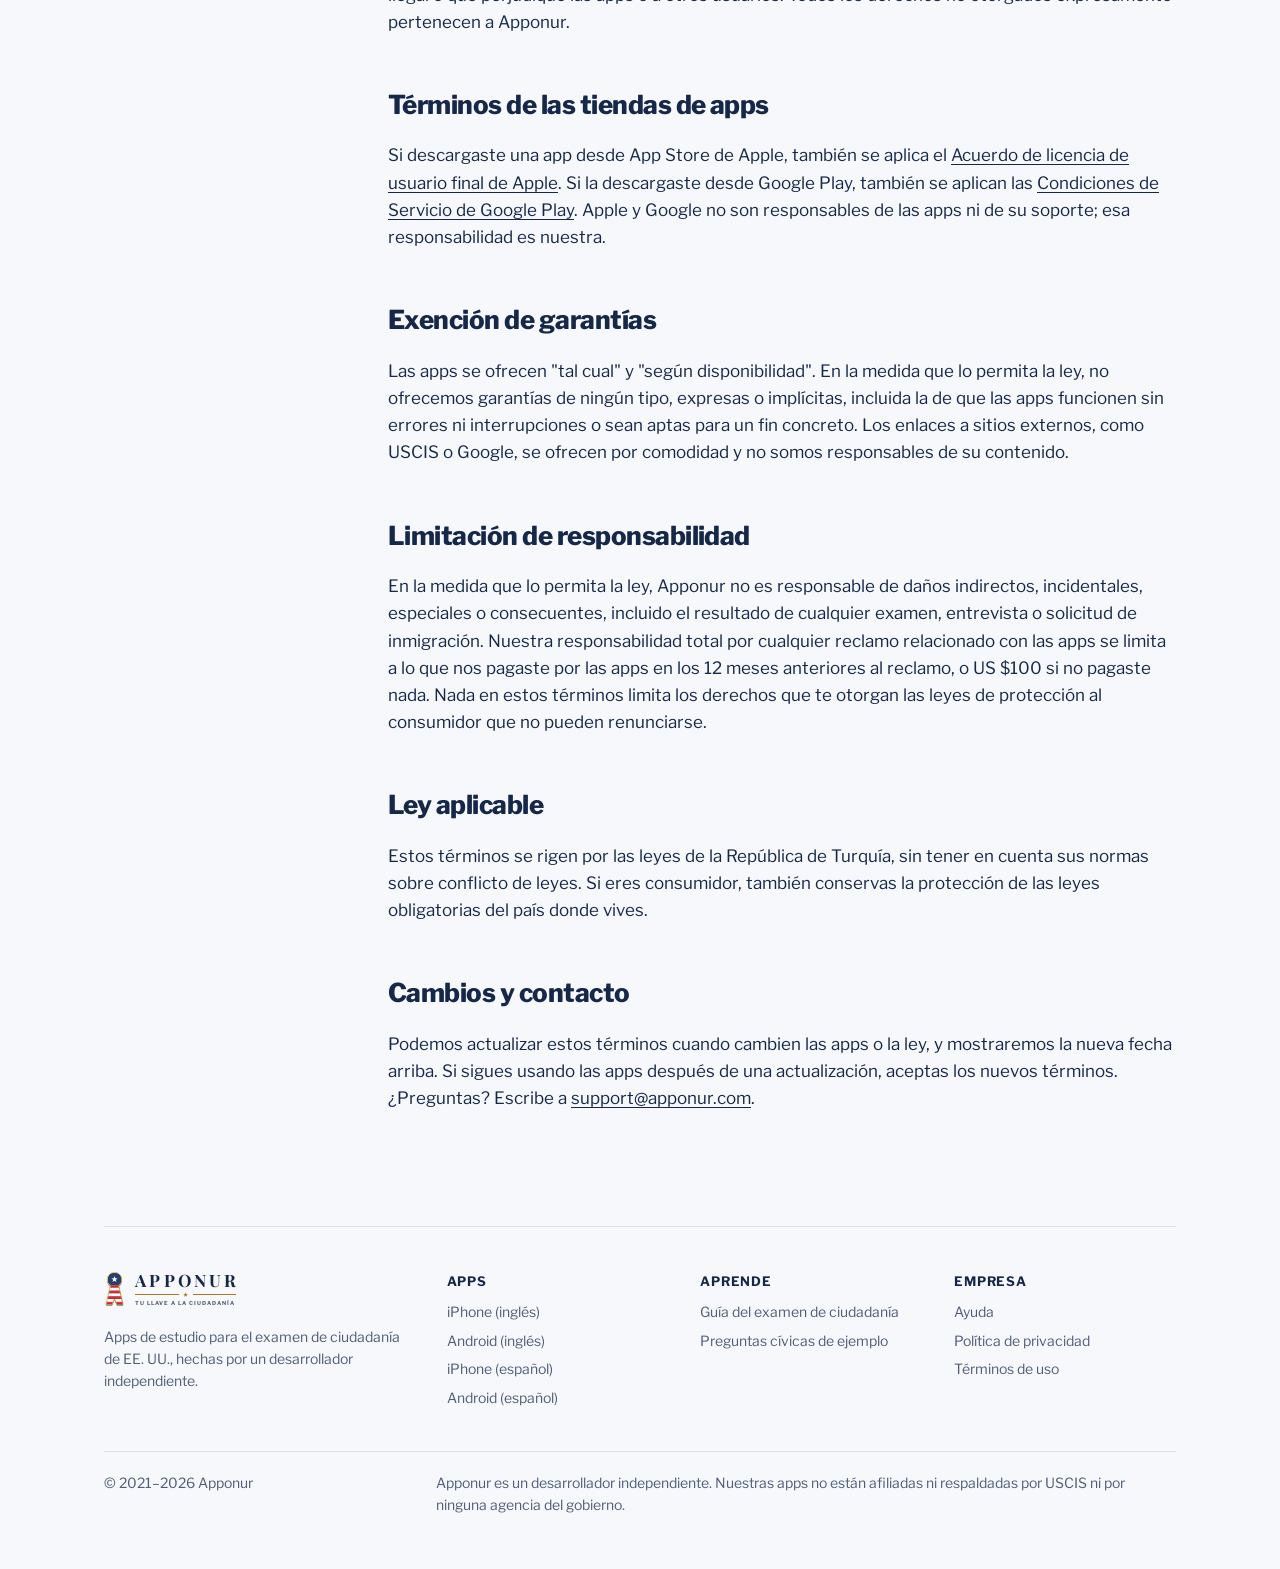
<file: terms/index.html>
<!doctype html>
<html lang="en">
<head>
<meta charset="utf-8">
<meta name="viewport" content="width=device-width, initial-scale=1">
<title>Terms of Use | Apponur</title>
<meta name="title-en" content="Terms of Use | Apponur">
<meta name="title-es" content="Términos de uso | Apponur">
<meta name="description" content="Terms for using Apponur's citizenship test apps and Premium subscriptions.">
<link rel="canonical" href="https://apponur.com/terms/">
<meta name="robots" content="index, follow">
<meta name="theme-color" content="#F6F8FB" media="(prefers-color-scheme: light)">
<meta name="theme-color" content="#0E1729" media="(prefers-color-scheme: dark)">
<meta property="og:type" content="website">
<meta property="og:site_name" content="Apponur">
<meta property="og:url" content="https://apponur.com/terms/">
<meta property="og:title" content="Terms of Use | Apponur">
<meta property="og:image" content="https://apponur.com/assets/og-image.png">
<link rel="icon" href="/favicon.ico?v=3" sizes="32x32">
<link rel="icon" href="/assets/brand/favicon.svg?v=3" type="image/svg+xml">
<link rel="apple-touch-icon" href="/assets/brand/apple-touch-icon.png?v=3">
<link rel="manifest" href="/site.webmanifest?v=3">
<link rel="preconnect" href="https://fonts.googleapis.com">
<link rel="preconnect" href="https://fonts.gstatic.com" crossorigin>
<link href="https://fonts.googleapis.com/css2?family=Libre+Franklin:wght@400;500;600;700;800;900&family=Playfair+Display:wght@700&display=swap" rel="stylesheet">
<link rel="stylesheet" href="/assets/site.css">
<script src="/assets/lang.js"></script>
</head>
<body>
<a class="skip" href="#main" data-en="Skip to content" data-es="Saltar al contenido">Skip to content</a>
<div class="wrap">
  <header class="top">
    <a class="brand" href="/" data-href-en="/" data-href-es="/es/" aria-label="Apponur"><img class="brand-mark" src="/assets/brand/mark.svg" alt="" width="25" height="44"><span class="brand-text"><span class="brand-name">Apponur</span><span class="brand-orn" aria-hidden="true"><i></i><b></b><i></i></span><span class="brand-tag" data-en="Your key to U.S. citizenship" data-es="Tu llave a la ciudadanía">Your key to U.S. citizenship</span></span></a>
    <nav aria-label="Main">
      <a class="navlink" href="/civics-test/" data-href-en="/civics-test/" data-href-es="/es/examen-civico/" data-en="Test guide" data-es="Guía del examen">Test guide</a>
      <a class="navlink" href="/#apps" data-href-en="/#apps" data-href-es="/es/#apps" data-en="Apps" data-es="Aplicaciones">Apps</a>
      <a class="navlink" href="/support/" data-en="Support" data-es="Ayuda">Support</a>
      <div class="lang" role="group" aria-label="Language">
        <button type="button" data-lang="en" aria-pressed="true">EN</button>
        <button type="button" data-lang="es" aria-pressed="false">ES</button>
      </div>
    </nav>
  </header>

  <main class="doc" id="main">
    <aside>
      <div data-lang-block="en">
        <p>On this page</p>
        <ol>
          <li><a href="#en-agree">Agreement</a></li>
          <li><a href="#en-what">What the apps are</a></li>
          <li><a href="#en-premium">Premium subscriptions</a></li>
          <li><a href="#en-license">Your license</a></li>
          <li><a href="#en-stores">App store terms</a></li>
          <li><a href="#en-disclaimer">Disclaimers</a></li>
          <li><a href="#en-liability">Liability</a></li>
          <li><a href="#en-law">Governing law</a></li>
          <li><a href="#en-changes">Changes and contact</a></li>
        </ol>
      </div>
      <div data-lang-block="es">
        <p>En esta página</p>
        <ol>
          <li><a href="#es-agree">Aceptación</a></li>
          <li><a href="#es-what">Qué son las apps</a></li>
          <li><a href="#es-premium">Suscripciones Premium</a></li>
          <li><a href="#es-license">Tu licencia</a></li>
          <li><a href="#es-stores">Términos de las tiendas</a></li>
          <li><a href="#es-disclaimer">Exención de garantías</a></li>
          <li><a href="#es-liability">Responsabilidad</a></li>
          <li><a href="#es-law">Ley aplicable</a></li>
          <li><a href="#es-changes">Cambios y contacto</a></li>
        </ol>
      </div>
    </aside>

    <!-- ===================== ENGLISH ===================== -->
    <article data-lang-block="en">
      <h1>Terms of use</h1>
      <p class="updated">Last updated: October 6, 2026</p>

      <section id="en-agree">
        <h2>Agreement</h2>
        <p>These terms apply to the apps <strong>US Citizenship Test 2026</strong> and <strong>Examen de Ciudadanía de EE. UU.</strong> on iOS and Android ("the apps"), made by Apponur ("we", "us"). By downloading or using the apps you agree to these terms and to our <a href="/privacy/">privacy policy</a>. If you don't agree, please don't use the apps.</p>
      </section>

      <section id="en-what">
        <h2>What the apps are, and what they are not</h2>
        <ul>
          <li>The apps are study tools for the civics, reading and writing parts of the U.S. naturalization test.</li>
          <li>Apponur is <strong>not affiliated with or endorsed by USCIS</strong> or any government agency. Civics questions and answers come from public USCIS study materials.</li>
          <li>The apps are <strong>not legal advice</strong>. For questions about your immigration case, talk to an immigration lawyer or an <a href="https://www.uscis.gov/scams-fraud-and-misconduct/avoid-scams/find-legal-services" rel="noopener">accredited representative</a>.</li>
          <li>We work to keep the content accurate and up to date, but test rules, officials and answers can change. Official USCIS sources always take priority. If you find a mistake, please <a href="/support/">tell us</a>.</li>
          <li>Using the apps does not guarantee that you will pass your test or interview.</li>
        </ul>
      </section>

      <section id="en-premium">
        <h2>Premium subscriptions</h2>
        <p>Some features need a Premium subscription. The price, length and any free trial are shown in the app before you buy.</p>
        <ul>
          <li>Payment is charged to your Apple ID or Google Play account when you confirm the purchase, or when the free trial ends.</li>
          <li><strong>Subscriptions renew automatically</strong> at the same price for the same period unless you turn off auto-renew at least 24 hours before the current period ends.</li>
          <li>If you have a free trial, you won't be charged if you cancel at least 24 hours before the trial ends. Any unused part of a free trial ends when you buy a subscription.</li>
          <li>You can manage or cancel your subscription in your account settings: on iPhone in <em>Settings › your name › Subscriptions</em>, on Android in <em>Google Play › profile › Payments &amp; subscriptions › Subscriptions</em>. Deleting the app does not cancel a subscription.</li>
          <li>Refunds are handled by Apple or Google under their policies. See our <a href="/support/">support page</a> for how to ask.</li>
          <li>If you change phones or reinstall the app, use <em>Restore Purchases</em> in the app's settings with the same Apple ID or Google account.</li>
        </ul>
      </section>

      <section id="en-license">
        <h2>Your license</h2>
        <p>We give you a personal, non-exclusive, non-transferable license to use the apps on devices you own or control, for your own non-commercial study. You may not copy, resell, redistribute or reverse engineer the apps or their content, or use them in a way that breaks the law or harms the apps or other users. All rights not expressly granted remain with Apponur.</p>
      </section>

      <section id="en-stores">
        <h2>App store terms</h2>
        <p>If you downloaded an app from the Apple App Store, Apple's <a href="https://www.apple.com/legal/internet-services/itunes/dev/stdeula/" rel="noopener">Licensed Application End User License Agreement</a> also applies. If you downloaded it from Google Play, the <a href="https://play.google.com/about/play-terms/" rel="noopener">Google Play Terms of Service</a> also apply. Apple and Google are not responsible for the apps or their support. That responsibility is ours.</p>
      </section>

      <section id="en-disclaimer">
        <h2>Disclaimers</h2>
        <p>The apps are provided "as is" and "as available". To the extent the law allows, we make no warranties of any kind, express or implied, including that the apps will be error-free, uninterrupted or fit for a particular purpose. Links to outside websites, such as USCIS or Google, are provided for convenience and we are not responsible for their content.</p>
      </section>

      <section id="en-liability">
        <h2>Limitation of liability</h2>
        <p>To the extent the law allows, Apponur is not liable for indirect, incidental, special or consequential damages, including the result of any test, interview or immigration application. Our total liability for any claim related to the apps is limited to the amount you paid us for the apps in the 12 months before the claim, or US $100 if you paid nothing. Nothing in these terms limits rights you have under consumer protection laws that cannot be waived.</p>
      </section>

      <section id="en-law">
        <h2>Governing law</h2>
        <p>These terms are governed by the laws of the Republic of Turkey, without regard to its conflict of law rules. If you are a consumer, you also keep the protection of the mandatory laws of the country where you live.</p>
      </section>

      <section id="en-changes">
        <h2>Changes and contact</h2>
        <p>We may update these terms when the apps or the law change, and we'll show the new date at the top. Continuing to use the apps after an update means you accept the new terms. Questions? Write to <a href="mailto:support@apponur.com">support@apponur.com</a>.</p>
      </section>
    </article>

    <!-- ===================== ESPAÑOL ===================== -->
    <article data-lang-block="es">
      <h1>Términos de uso</h1>
      <p class="updated">Última actualización: 6 de octubre de 2026</p>

      <section id="es-agree">
        <h2>Aceptación</h2>
        <p>Estos términos se aplican a las apps <strong>US Citizenship Test 2026</strong> y <strong>Examen de Ciudadanía de EE. UU.</strong> para iOS y Android ("las apps"), creadas por Apponur ("nosotros"). Al descargar o usar las apps aceptas estos términos y nuestra <a href="/privacy/">política de privacidad</a>. Si no estás de acuerdo, no uses las apps.</p>
      </section>

      <section id="es-what">
        <h2>Qué son las apps y qué no son</h2>
        <ul>
          <li>Las apps son herramientas de estudio para las partes de educación cívica, lectura y escritura del examen de naturalización de EE. UU.</li>
          <li>Apponur <strong>no está afiliado ni respaldado por USCIS</strong> ni por ninguna agencia del gobierno. Las preguntas y respuestas provienen de materiales de estudio públicos de USCIS.</li>
          <li>Las apps <strong>no son asesoría legal</strong>. Para preguntas sobre tu caso de inmigración, consulta a un abogado de inmigración o a un <a href="https://www.uscis.gov/scams-fraud-and-misconduct/avoid-scams/find-legal-services" rel="noopener">representante acreditado</a>.</li>
          <li>Trabajamos para mantener el contenido correcto y actualizado, pero las reglas del examen, los funcionarios y las respuestas pueden cambiar. Las fuentes oficiales de USCIS siempre tienen prioridad. Si encuentras un error, <a href="/support/">avísanos</a>.</li>
          <li>Usar las apps no garantiza que apruebes tu examen o entrevista.</li>
        </ul>
      </section>

      <section id="es-premium">
        <h2>Suscripciones Premium</h2>
        <p>Algunas funciones requieren una suscripción Premium. El precio, la duración y cualquier prueba gratuita se muestran en la app antes de comprar.</p>
        <ul>
          <li>El pago se cobra a tu cuenta de Apple ID o Google Play al confirmar la compra, o cuando termina la prueba gratuita.</li>
          <li><strong>Las suscripciones se renuevan automáticamente</strong> al mismo precio y por el mismo período, salvo que desactives la renovación automática al menos 24 horas antes de que termine el período actual.</li>
          <li>Si tienes una prueba gratuita, no se te cobrará si cancelas al menos 24 horas antes de que termine. La parte no usada de una prueba gratuita termina al comprar una suscripción.</li>
          <li>Puedes administrar o cancelar tu suscripción en los ajustes de tu cuenta: en iPhone en <em>Ajustes › tu nombre › Suscripciones</em>, en Android en <em>Google Play › perfil › Pagos y suscripciones › Suscripciones</em>. Eliminar la app no cancela la suscripción.</li>
          <li>Apple o Google gestionan los reembolsos según sus políticas. Consulta nuestra <a href="/support/">página de ayuda</a> para saber cómo pedirlo.</li>
          <li>Si cambias de teléfono o reinstalas la app, usa <em>Restaurar compras</em> en los ajustes de la app con el mismo Apple ID o cuenta de Google.</li>
        </ul>
      </section>

      <section id="es-license">
        <h2>Tu licencia</h2>
        <p>Te otorgamos una licencia personal, no exclusiva e intransferible para usar las apps en dispositivos que te pertenecen o controlas, para tu propio estudio sin fines comerciales. No puedes copiar, revender, redistribuir ni aplicar ingeniería inversa a las apps o su contenido, ni usarlas de forma ilegal o que perjudique las apps o a otros usuarios. Todos los derechos no otorgados expresamente pertenecen a Apponur.</p>
      </section>

      <section id="es-stores">
        <h2>Términos de las tiendas de apps</h2>
        <p>Si descargaste una app desde App Store de Apple, también se aplica el <a href="https://www.apple.com/legal/internet-services/itunes/dev/stdeula/" rel="noopener">Acuerdo de licencia de usuario final de Apple</a>. Si la descargaste desde Google Play, también se aplican las <a href="https://play.google.com/about/play-terms/" rel="noopener">Condiciones de Servicio de Google Play</a>. Apple y Google no son responsables de las apps ni de su soporte; esa responsabilidad es nuestra.</p>
      </section>

      <section id="es-disclaimer">
        <h2>Exención de garantías</h2>
        <p>Las apps se ofrecen "tal cual" y "según disponibilidad". En la medida que lo permita la ley, no ofrecemos garantías de ningún tipo, expresas o implícitas, incluida la de que las apps funcionen sin errores ni interrupciones o sean aptas para un fin concreto. Los enlaces a sitios externos, como USCIS o Google, se ofrecen por comodidad y no somos responsables de su contenido.</p>
      </section>

      <section id="es-liability">
        <h2>Limitación de responsabilidad</h2>
        <p>En la medida que lo permita la ley, Apponur no es responsable de daños indirectos, incidentales, especiales o consecuentes, incluido el resultado de cualquier examen, entrevista o solicitud de inmigración. Nuestra responsabilidad total por cualquier reclamo relacionado con las apps se limita a lo que nos pagaste por las apps en los 12 meses anteriores al reclamo, o US $100 si no pagaste nada. Nada en estos términos limita los derechos que te otorgan las leyes de protección al consumidor que no pueden renunciarse.</p>
      </section>

      <section id="es-law">
        <h2>Ley aplicable</h2>
        <p>Estos términos se rigen por las leyes de la República de Turquía, sin tener en cuenta sus normas sobre conflicto de leyes. Si eres consumidor, también conservas la protección de las leyes obligatorias del país donde vives.</p>
      </section>

      <section id="es-changes">
        <h2>Cambios y contacto</h2>
        <p>Podemos actualizar estos términos cuando cambien las apps o la ley, y mostraremos la nueva fecha arriba. Si sigues usando las apps después de una actualización, aceptas los nuevos términos. ¿Preguntas? Escribe a <a href="mailto:support@apponur.com">support@apponur.com</a>.</p>
      </section>
    </article>
  </main>

  <footer>
    <div class="cols">
      <div>
        <a class="brand" href="/" data-href-en="/" data-href-es="/es/"><img class="brand-mark" src="/assets/brand/mark.svg" alt="" width="25" height="44"><span class="brand-text"><span class="brand-name">Apponur</span><span class="brand-orn" aria-hidden="true"><i></i><b></b><i></i></span><span class="brand-tag" data-en="Your key to U.S. citizenship" data-es="Tu llave a la ciudadanía">Your key to U.S. citizenship</span></span></a>
        <p class="about" data-en="Study apps for the U.S. citizenship test, made by an independent developer." data-es="Apps de estudio para el examen de ciudadanía de EE. UU., hechas por un desarrollador independiente.">Study apps for the U.S. citizenship test, made by an independent developer.</p>
      </div>
      <div>
        <h4>Apps</h4>
        <ul>
          <li><a href="https://apps.apple.com/us/app/id1615982636" data-en="iPhone (English)" data-es="iPhone (inglés)">iPhone (English)</a></li>
          <li><a href="https://play.google.com/store/apps/details?id=com.apponur.uscitizenshiptest" data-en="Android (English)" data-es="Android (inglés)">Android (English)</a></li>
          <li><a href="https://apps.apple.com/us/app/id1617090965" data-en="iPhone (Spanish)" data-es="iPhone (español)">iPhone (Spanish)</a></li>
          <li><a href="https://play.google.com/store/apps/details?id=com.apponur.spanishuscitizenshiptest" data-en="Android (Spanish)" data-es="Android (español)">Android (Spanish)</a></li>
        </ul>
      </div>
      <div>
        <h4 data-en="Learn" data-es="Aprende">Learn</h4>
        <ul>
          <li><a href="/civics-test/" data-href-en="/civics-test/" data-href-es="/es/examen-civico/" data-en="Citizenship test guide" data-es="Guía del examen de ciudadanía">Citizenship test guide</a></li>
          <li><a href="/civics-test/#sample" data-href-en="/civics-test/#sample" data-href-es="/es/examen-civico/#ejemplos" data-en="Sample civics questions" data-es="Preguntas cívicas de ejemplo">Sample civics questions</a></li>
        </ul>
      </div>
      <div>
        <h4 data-en="Company" data-es="Empresa">Company</h4>
        <ul>
          <li><a href="/support/" data-en="Support" data-es="Ayuda">Support</a></li>
          <li><a href="/privacy/" data-en="Privacy policy" data-es="Política de privacidad">Privacy policy</a></li>
          <li><a href="/terms/" data-en="Terms of use" data-es="Términos de uso">Terms of use</a></li>
        </ul>
      </div>
    </div>
    <div class="legal">
      <span>© 2021–2026 Apponur</span>
      <p data-en="Apponur is an independent developer. Our apps are not affiliated with or endorsed by USCIS or any government agency." data-es="Apponur es un desarrollador independiente. Nuestras apps no están afiliadas ni respaldadas por USCIS ni por ninguna agencia del gobierno.">Apponur is an independent developer. Our apps are not affiliated with or endorsed by USCIS or any government agency.</p>
    </div>
  </footer>
</div>
</body>
</html>
</file>
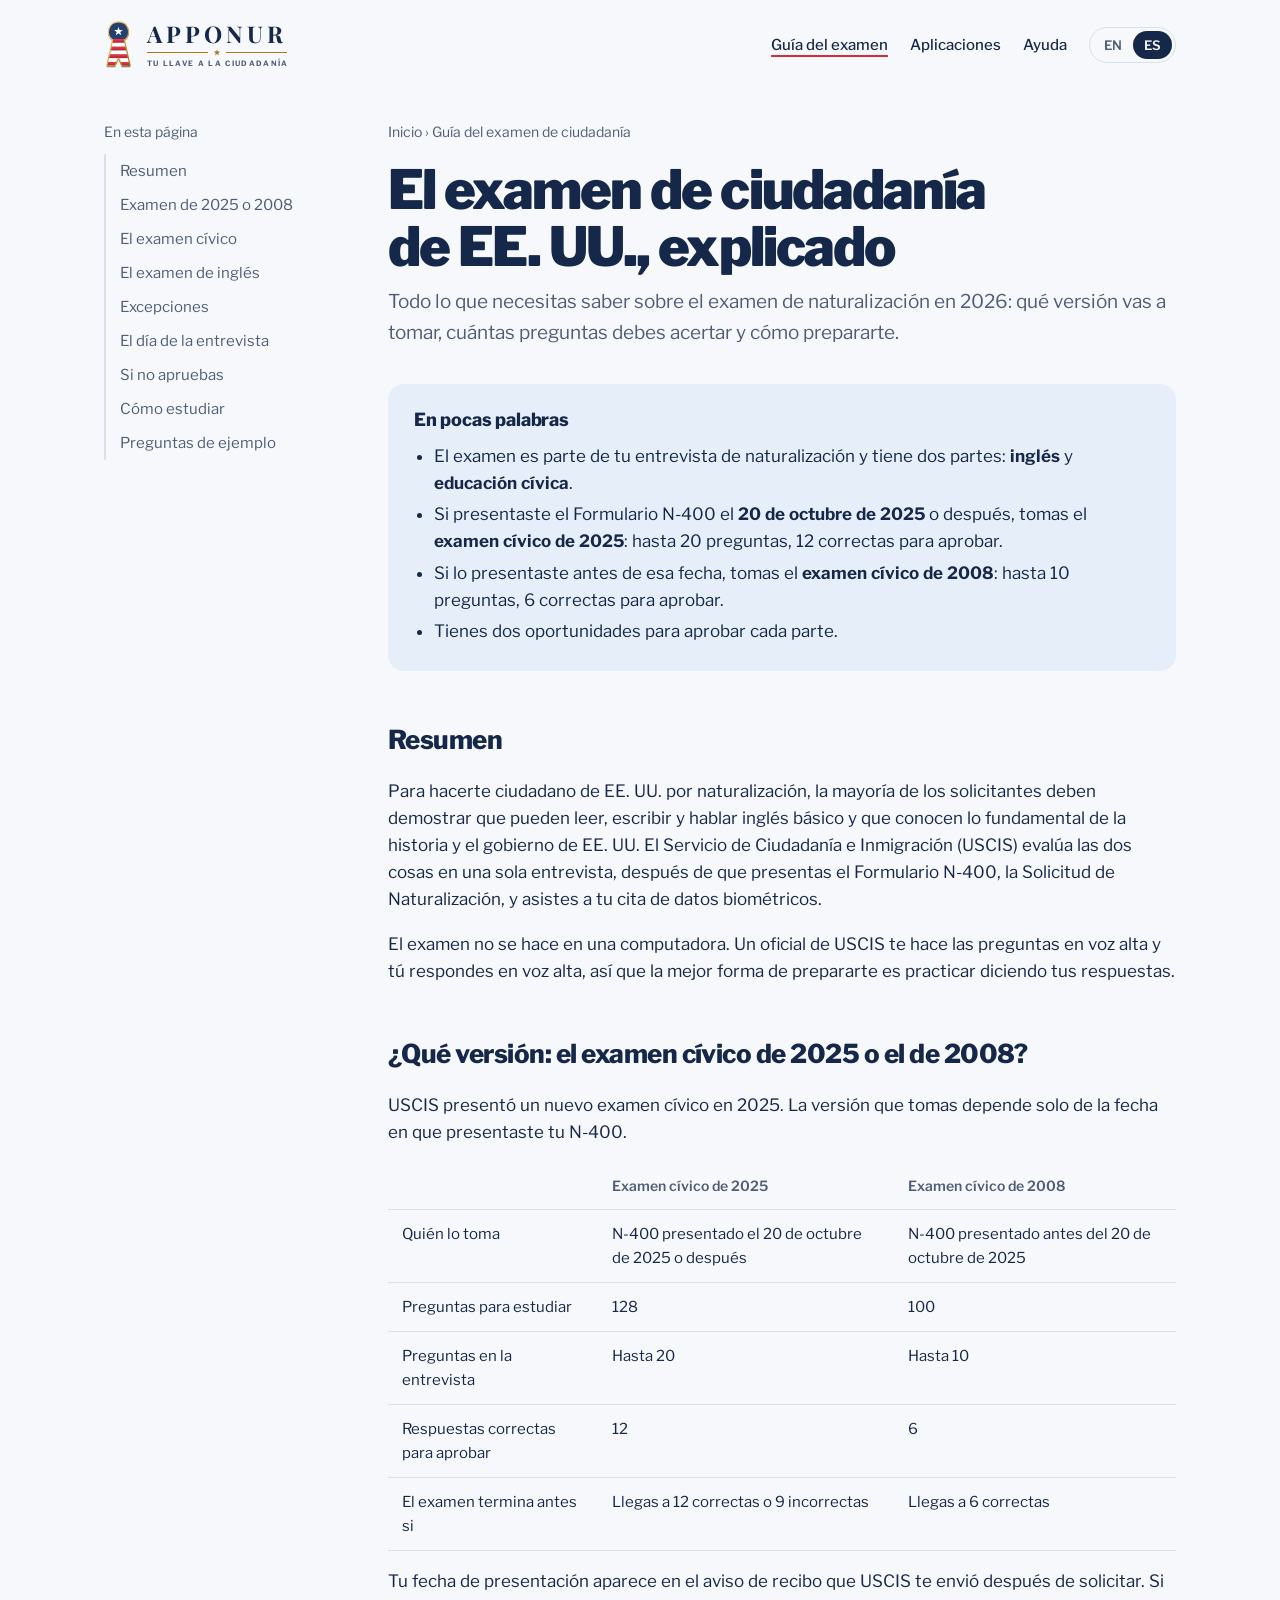
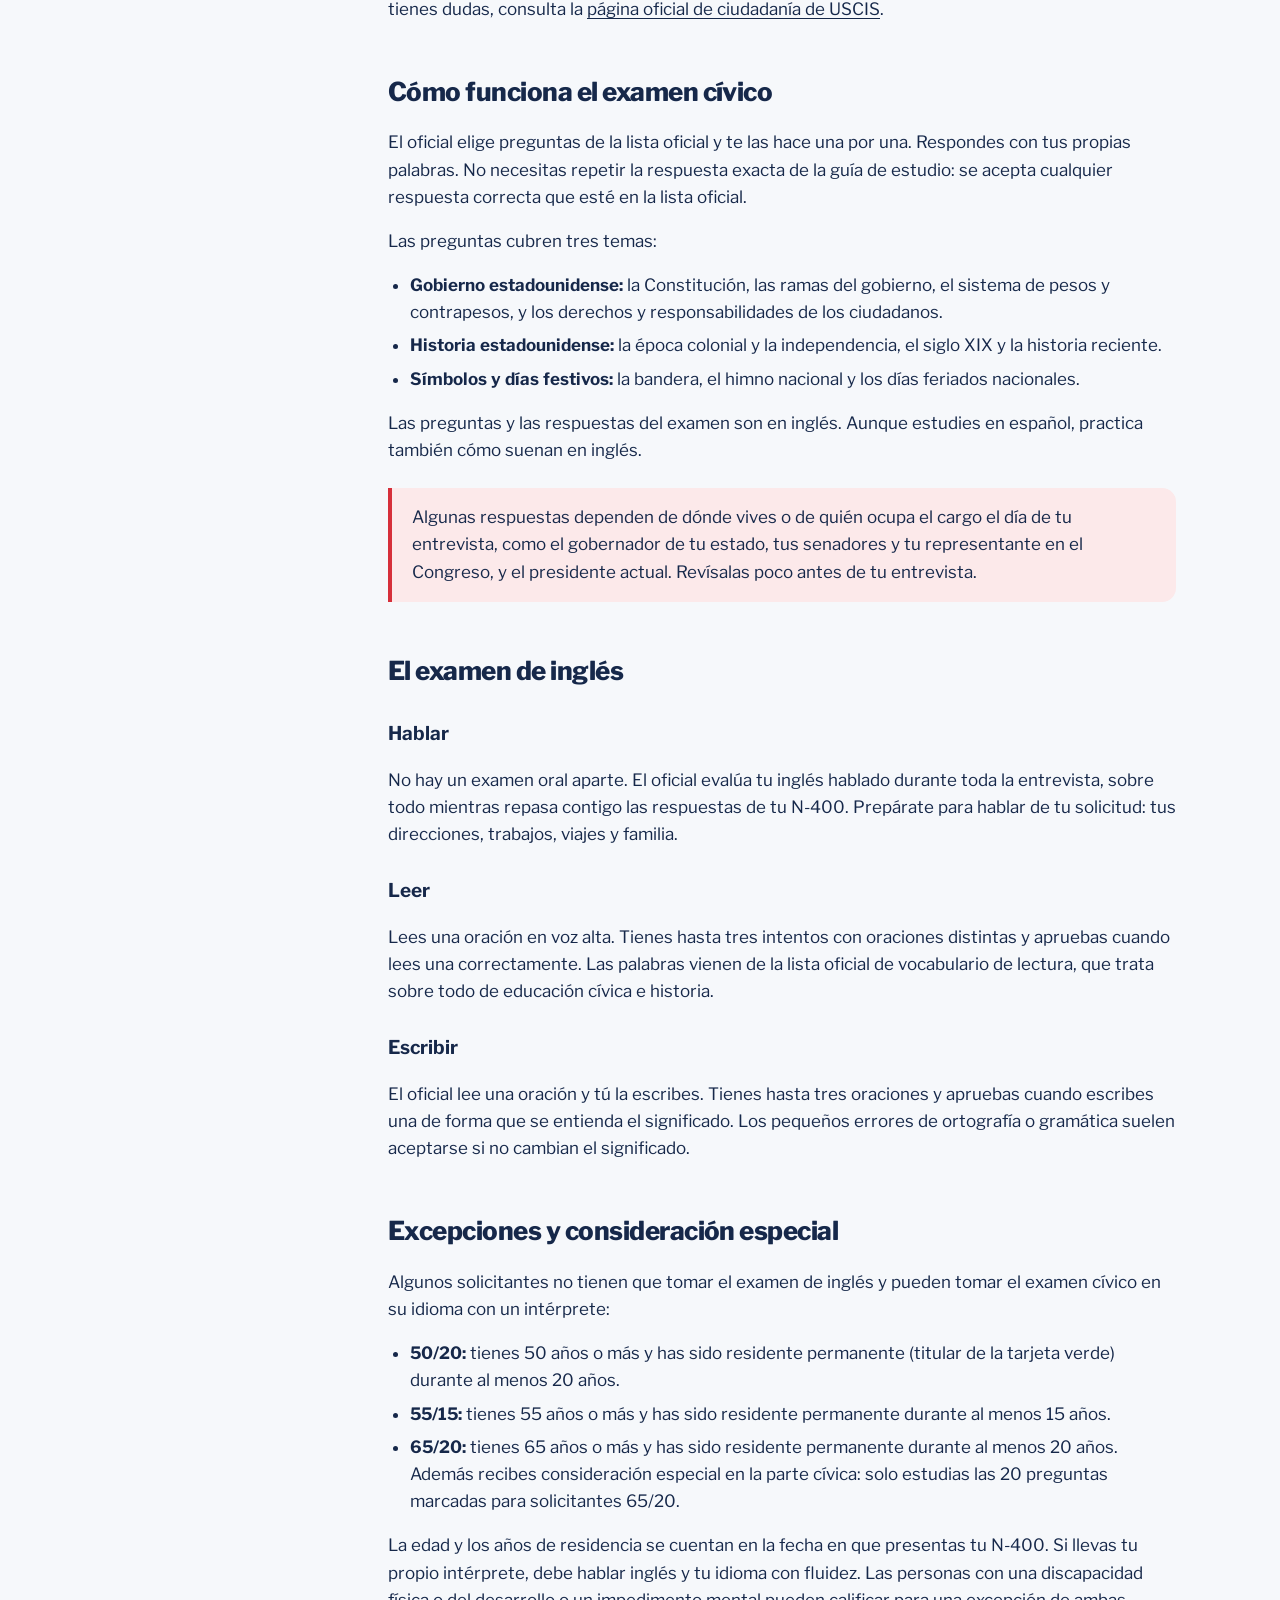
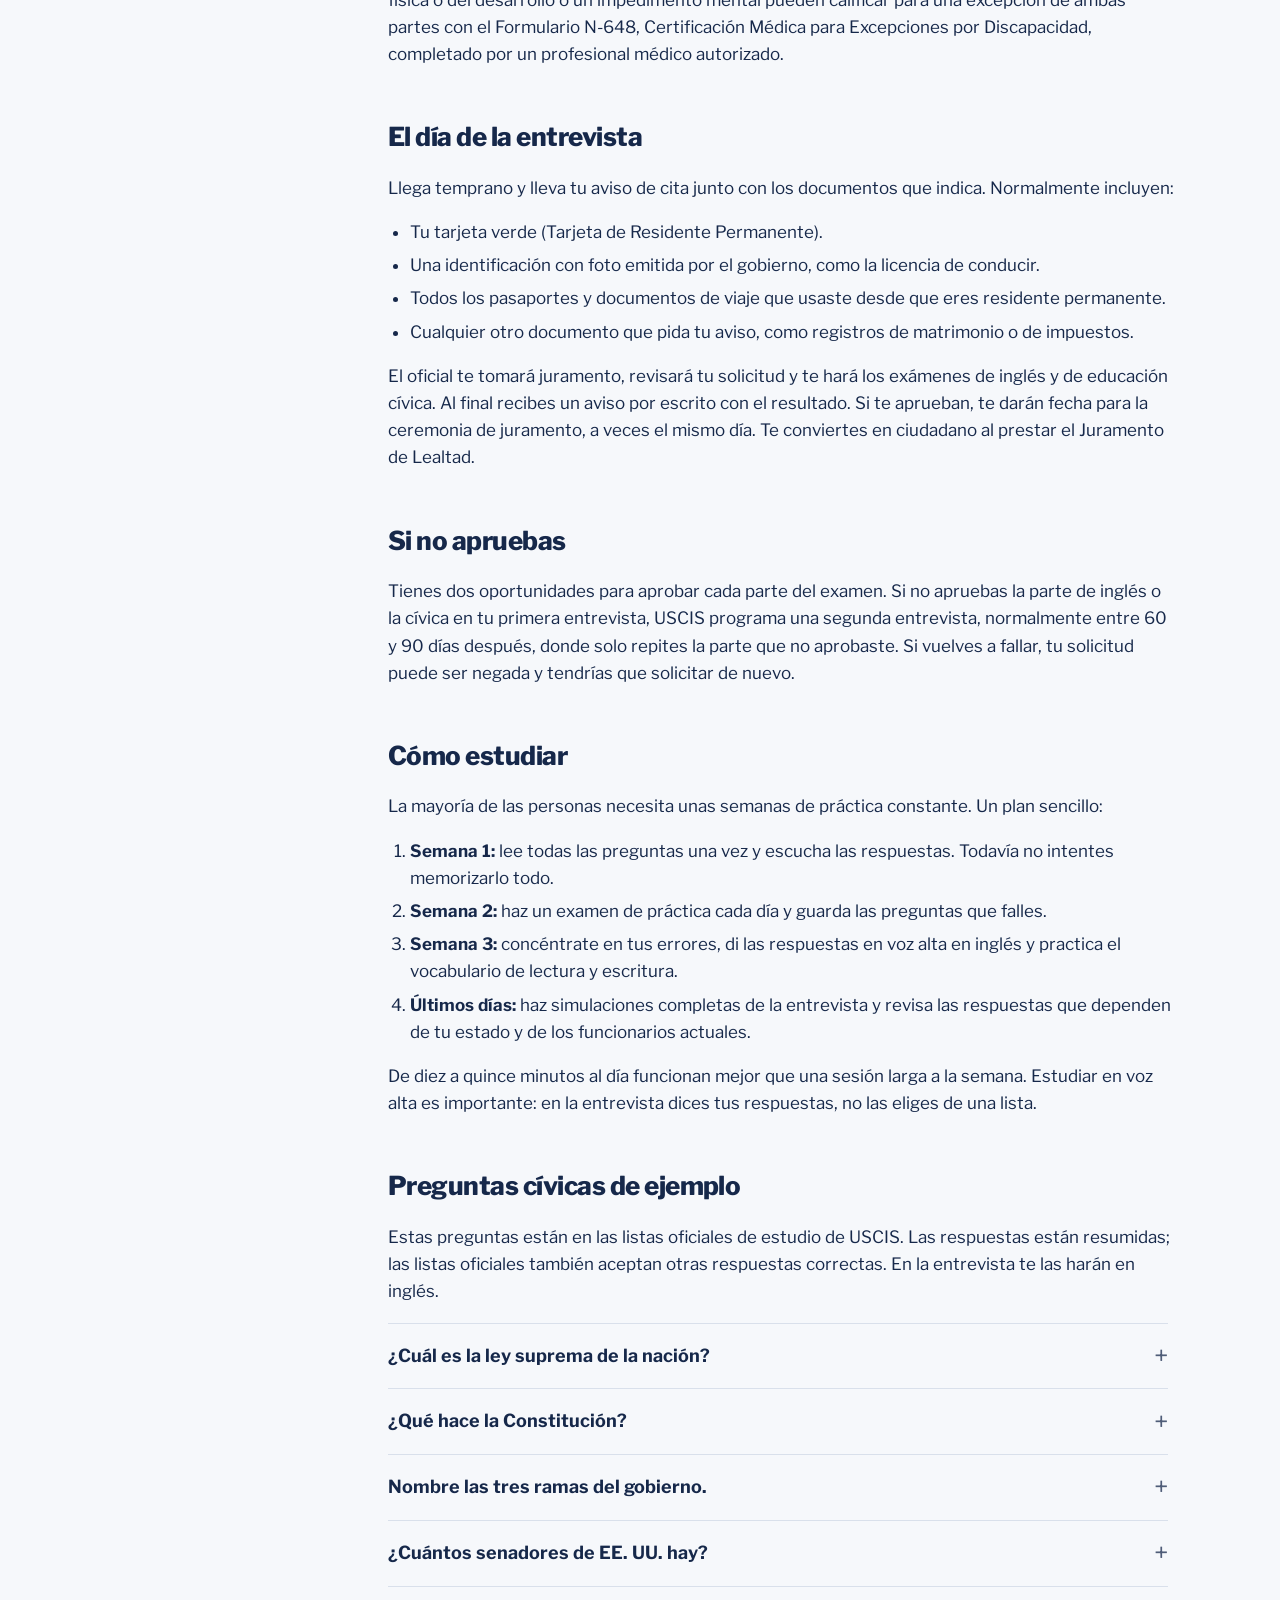
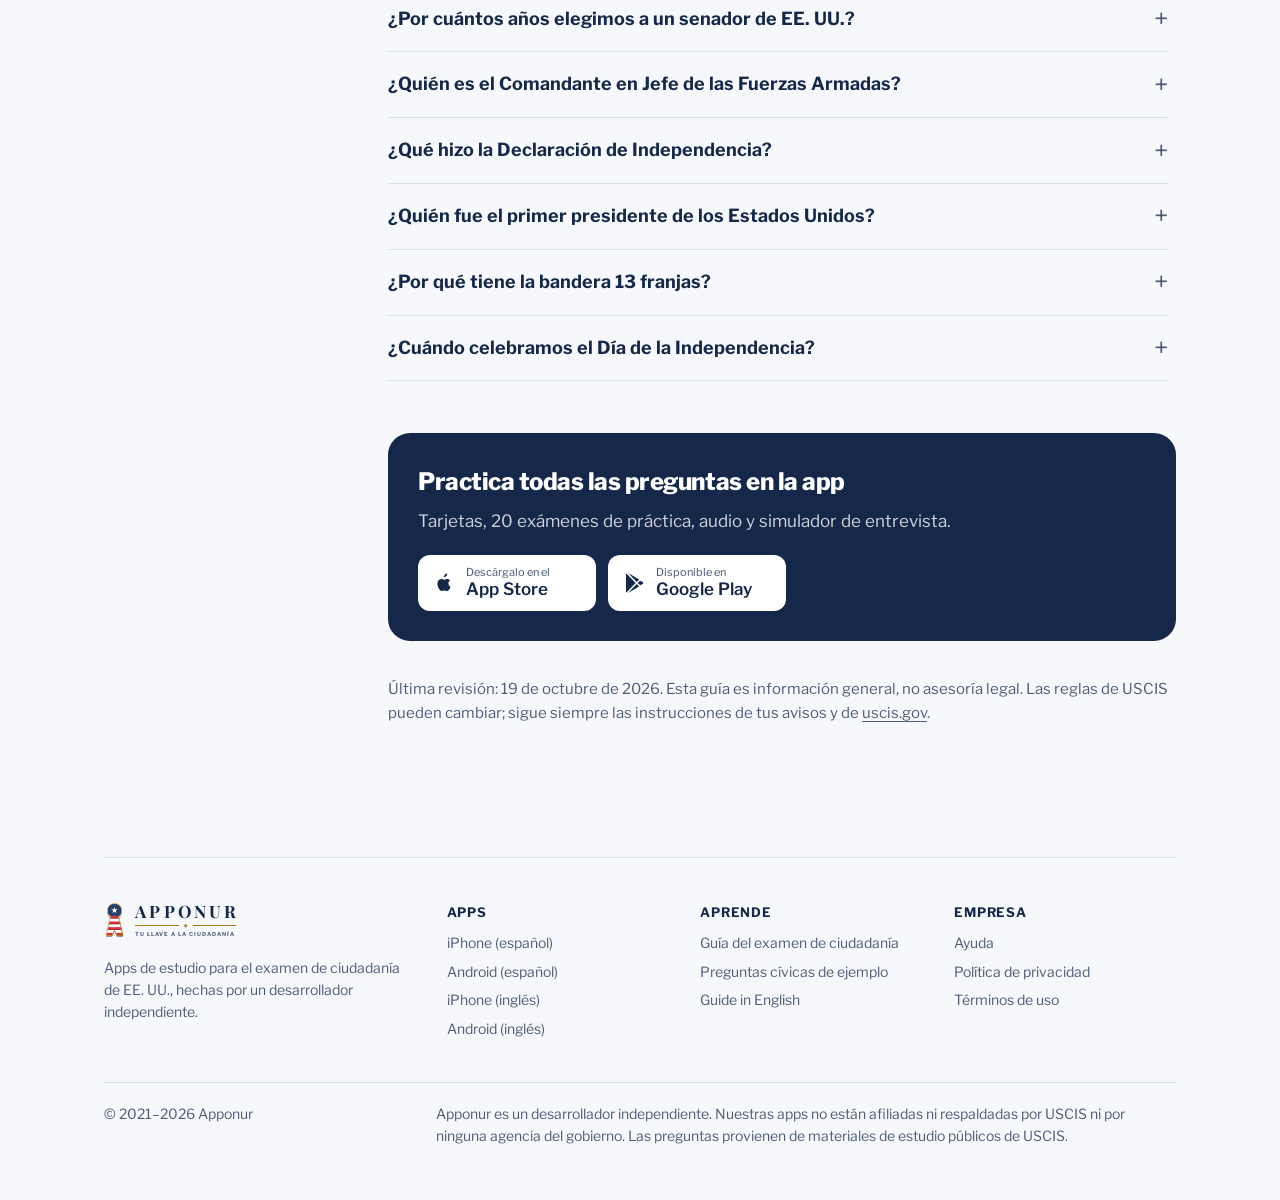
<file: es/examen-civico/index.html>
<!doctype html>
<html lang="es" data-fixed-lang="es">
<head>
<meta charset="utf-8">
<meta name="viewport" content="width=device-width, initial-scale=1">
<title>Guía del examen de ciudadanía de EE. UU. 2026 | Apponur</title>
<meta name="description" content="Cómo es el examen de ciudadanía americana en 2026: los exámenes cívicos de 2025 y 2008, cuántas preguntas debes acertar, el examen de inglés, las excepciones por edad, qué llevar a la entrevista y cómo estudiar.">
<link rel="canonical" href="https://apponur.com/es/examen-civico/">
<link rel="alternate" hreflang="en" href="https://apponur.com/civics-test/">
<link rel="alternate" hreflang="es" href="https://apponur.com/es/examen-civico/">
<link rel="alternate" hreflang="x-default" href="https://apponur.com/civics-test/">
<meta name="robots" content="index, follow, max-image-preview:large">
<meta name="theme-color" content="#F6F8FB" media="(prefers-color-scheme: light)">
<meta name="theme-color" content="#0E1729" media="(prefers-color-scheme: dark)">
<meta property="og:type" content="article">
<meta property="og:site_name" content="Apponur">
<meta property="og:locale" content="es_US">
<meta property="og:url" content="https://apponur.com/es/examen-civico/">
<meta property="og:title" content="Guía del examen de ciudadanía de EE. UU. 2026">
<meta property="og:description" content="El examen cívico y de inglés explicado: número de preguntas, puntaje para aprobar, excepciones, el día de la entrevista y un plan de estudio.">
<meta property="og:image" content="https://apponur.com/assets/og-image-es.png">
<meta name="twitter:card" content="summary_large_image">
<link rel="icon" href="/favicon.ico?v=3" sizes="32x32">
<link rel="icon" href="/assets/brand/favicon.svg?v=3" type="image/svg+xml">
<link rel="apple-touch-icon" href="/assets/brand/apple-touch-icon.png?v=3">
<link rel="manifest" href="/site.webmanifest?v=3">
<link rel="preconnect" href="https://fonts.googleapis.com">
<link rel="preconnect" href="https://fonts.gstatic.com" crossorigin>
<link href="https://fonts.googleapis.com/css2?family=Libre+Franklin:wght@400;500;600;700;800;900&family=Playfair+Display:wght@700&display=swap" rel="stylesheet">
<link rel="stylesheet" href="/assets/site.css">
<script src="/assets/lang.js"></script>
<script type="application/ld+json">
{
  "@context": "https://schema.org",
  "@graph": [
    {
      "@type": "Article",
      "headline": "Guía del examen de ciudadanía de EE. UU. 2026: examen cívico y de inglés",
      "description": "Cómo es el examen de ciudadanía de EE. UU.: los exámenes cívicos de 2025 y 2008, el examen de inglés, las excepciones, el día de la entrevista y cómo estudiar.",
      "inLanguage": "es",
      "datePublished": "2026-10-19",
      "dateModified": "2026-10-19",
      "image": "https://apponur.com/assets/og-image-es.png",
      "mainEntityOfPage": "https://apponur.com/es/examen-civico/",
      "author": {"@type": "Organization", "name": "Apponur", "url": "https://apponur.com/"},
      "publisher": {"@type": "Organization", "name": "Apponur", "logo": {"@type": "ImageObject", "url": "https://apponur.com/assets/brand/icon-512.png"}}
    },
    {
      "@type": "BreadcrumbList",
      "itemListElement": [
        {"@type": "ListItem", "position": 1, "name": "Inicio", "item": "https://apponur.com/es/"},
        {"@type": "ListItem", "position": 2, "name": "Guía del examen de ciudadanía", "item": "https://apponur.com/es/examen-civico/"}
      ]
    }
  ]
}
</script>
</head>
<body>
<a class="skip" href="#main">Saltar al contenido</a>
<div class="wrap">
  <header class="top">
    <a class="brand" href="/es/" aria-label="Apponur, inicio"><img class="brand-mark" src="/assets/brand/mark.svg" alt="" width="25" height="44"><span class="brand-text"><span class="brand-name">Apponur</span><span class="brand-orn" aria-hidden="true"><i></i><b></b><i></i></span><span class="brand-tag">Tu llave a la ciudadanía</span></span></a>
    <nav aria-label="Principal">
      <a class="navlink" href="/es/examen-civico/" aria-current="page">Guía del examen</a>
      <a class="navlink" href="/es/#apps">Aplicaciones</a>
      <a class="navlink" href="/support/?lang=es">Ayuda</a>
      <div class="lang" role="group" aria-label="Idioma">
        <a href="/civics-test/" hreflang="en" lang="en">EN</a>
        <a href="/es/examen-civico/" hreflang="es" lang="es" aria-current="true">ES</a>
      </div>
    </nav>
  </header>

  <main class="doc guide" id="main">
    <aside>
      <p>En esta página</p>
      <ol>
        <li><a href="#resumen">Resumen</a></li>
        <li><a href="#versiones">Examen de 2025 o 2008</a></li>
        <li><a href="#civica">El examen cívico</a></li>
        <li><a href="#ingles">El examen de inglés</a></li>
        <li><a href="#excepciones">Excepciones</a></li>
        <li><a href="#entrevista">El día de la entrevista</a></li>
        <li><a href="#repetir">Si no apruebas</a></li>
        <li><a href="#estudiar">Cómo estudiar</a></li>
        <li><a href="#ejemplos">Preguntas de ejemplo</a></li>
      </ol>
    </aside>

    <article>
      <p class="crumbs"><a href="/es/">Inicio</a> › Guía del examen de ciudadanía</p>
      <h1>El examen de ciudadanía de EE. UU., explicado</h1>
      <p class="lead">Todo lo que necesitas saber sobre el examen de naturalización en 2026: qué versión vas a tomar, cuántas preguntas debes acertar y cómo prepararte.</p>

      <div class="summary">
        <h2>En pocas palabras</h2>
        <ul>
          <li>El examen es parte de tu entrevista de naturalización y tiene dos partes: <b>inglés</b> y <b>educación cívica</b>.</li>
          <li>Si presentaste el Formulario N-400 el <b>20 de octubre de 2025</b> o después, tomas el <b>examen cívico de 2025</b>: hasta 20 preguntas, 12 correctas para aprobar.</li>
          <li>Si lo presentaste antes de esa fecha, tomas el <b>examen cívico de 2008</b>: hasta 10 preguntas, 6 correctas para aprobar.</li>
          <li>Tienes dos oportunidades para aprobar cada parte.</li>
        </ul>
      </div>

      <section id="resumen">
        <h2>Resumen</h2>
        <p>Para hacerte ciudadano de EE. UU. por naturalización, la mayoría de los solicitantes deben demostrar que pueden leer, escribir y hablar inglés básico y que conocen lo fundamental de la historia y el gobierno de EE. UU. El Servicio de Ciudadanía e Inmigración (USCIS) evalúa las dos cosas en una sola entrevista, después de que presentas el Formulario N-400, la Solicitud de Naturalización, y asistes a tu cita de datos biométricos.</p>
        <p>El examen no se hace en una computadora. Un oficial de USCIS te hace las preguntas en voz alta y tú respondes en voz alta, así que la mejor forma de prepararte es practicar diciendo tus respuestas.</p>
      </section>

      <section id="versiones">
        <h2>¿Qué versión: el examen cívico de 2025 o el de 2008?</h2>
        <p>USCIS presentó un nuevo examen cívico en 2025. La versión que tomas depende solo de la fecha en que presentaste tu N-400.</p>
        <table>
          <thead><tr><th scope="col"></th><th scope="col">Examen cívico de 2025</th><th scope="col">Examen cívico de 2008</th></tr></thead>
          <tbody>
            <tr><td>Quién lo toma</td><td>N-400 presentado el 20 de octubre de 2025 o después</td><td>N-400 presentado antes del 20 de octubre de 2025</td></tr>
            <tr><td>Preguntas para estudiar</td><td>128</td><td>100</td></tr>
            <tr><td>Preguntas en la entrevista</td><td>Hasta 20</td><td>Hasta 10</td></tr>
            <tr><td>Respuestas correctas para aprobar</td><td>12</td><td>6</td></tr>
            <tr><td>El examen termina antes si</td><td>Llegas a 12 correctas o 9 incorrectas</td><td>Llegas a 6 correctas</td></tr>
          </tbody>
        </table>
        <p>Tu fecha de presentación aparece en el aviso de recibo que USCIS te envió después de solicitar. Si tienes dudas, consulta la <a href="https://www.uscis.gov/es/ciudadania" rel="noopener">página oficial de ciudadanía de USCIS</a>.</p>
      </section>

      <section id="civica">
        <h2>Cómo funciona el examen cívico</h2>
        <p>El oficial elige preguntas de la lista oficial y te las hace una por una. Respondes con tus propias palabras. No necesitas repetir la respuesta exacta de la guía de estudio: se acepta cualquier respuesta correcta que esté en la lista oficial.</p>
        <p>Las preguntas cubren tres temas:</p>
        <ul>
          <li><b>Gobierno estadounidense:</b> la Constitución, las ramas del gobierno, el sistema de pesos y contrapesos, y los derechos y responsabilidades de los ciudadanos.</li>
          <li><b>Historia estadounidense:</b> la época colonial y la independencia, el siglo XIX y la historia reciente.</li>
          <li><b>Símbolos y días festivos:</b> la bandera, el himno nacional y los días feriados nacionales.</li>
        </ul>
        <p>Las preguntas y las respuestas del examen son en inglés. Aunque estudies en español, practica también cómo suenan en inglés.</p>
        <div class="callout"><p>Algunas respuestas dependen de dónde vives o de quién ocupa el cargo el día de tu entrevista, como el gobernador de tu estado, tus senadores y tu representante en el Congreso, y el presidente actual. Revísalas poco antes de tu entrevista.</p></div>
      </section>

      <section id="ingles">
        <h2>El examen de inglés</h2>
        <h3>Hablar</h3>
        <p>No hay un examen oral aparte. El oficial evalúa tu inglés hablado durante toda la entrevista, sobre todo mientras repasa contigo las respuestas de tu N-400. Prepárate para hablar de tu solicitud: tus direcciones, trabajos, viajes y familia.</p>
        <h3>Leer</h3>
        <p>Lees una oración en voz alta. Tienes hasta tres intentos con oraciones distintas y apruebas cuando lees una correctamente. Las palabras vienen de la lista oficial de vocabulario de lectura, que trata sobre todo de educación cívica e historia.</p>
        <h3>Escribir</h3>
        <p>El oficial lee una oración y tú la escribes. Tienes hasta tres oraciones y apruebas cuando escribes una de forma que se entienda el significado. Los pequeños errores de ortografía o gramática suelen aceptarse si no cambian el significado.</p>
      </section>

      <section id="excepciones">
        <h2>Excepciones y consideración especial</h2>
        <p>Algunos solicitantes no tienen que tomar el examen de inglés y pueden tomar el examen cívico en su idioma con un intérprete:</p>
        <ul>
          <li><b>50/20:</b> tienes 50 años o más y has sido residente permanente (titular de la tarjeta verde) durante al menos 20 años.</li>
          <li><b>55/15:</b> tienes 55 años o más y has sido residente permanente durante al menos 15 años.</li>
          <li><b>65/20:</b> tienes 65 años o más y has sido residente permanente durante al menos 20 años. Además recibes consideración especial en la parte cívica: solo estudias las 20 preguntas marcadas para solicitantes 65/20.</li>
        </ul>
        <p>La edad y los años de residencia se cuentan en la fecha en que presentas tu N-400. Si llevas tu propio intérprete, debe hablar inglés y tu idioma con fluidez. Las personas con una discapacidad física o del desarrollo o un impedimento mental pueden calificar para una excepción de ambas partes con el Formulario N-648, Certificación Médica para Excepciones por Discapacidad, completado por un profesional médico autorizado.</p>
      </section>

      <section id="entrevista">
        <h2>El día de la entrevista</h2>
        <p>Llega temprano y lleva tu aviso de cita junto con los documentos que indica. Normalmente incluyen:</p>
        <ul>
          <li>Tu tarjeta verde (Tarjeta de Residente Permanente).</li>
          <li>Una identificación con foto emitida por el gobierno, como la licencia de conducir.</li>
          <li>Todos los pasaportes y documentos de viaje que usaste desde que eres residente permanente.</li>
          <li>Cualquier otro documento que pida tu aviso, como registros de matrimonio o de impuestos.</li>
        </ul>
        <p>El oficial te tomará juramento, revisará tu solicitud y te hará los exámenes de inglés y de educación cívica. Al final recibes un aviso por escrito con el resultado. Si te aprueban, te darán fecha para la ceremonia de juramento, a veces el mismo día. Te conviertes en ciudadano al prestar el Juramento de Lealtad.</p>
      </section>

      <section id="repetir">
        <h2>Si no apruebas</h2>
        <p>Tienes dos oportunidades para aprobar cada parte del examen. Si no apruebas la parte de inglés o la cívica en tu primera entrevista, USCIS programa una segunda entrevista, normalmente entre 60 y 90 días después, donde solo repites la parte que no aprobaste. Si vuelves a fallar, tu solicitud puede ser negada y tendrías que solicitar de nuevo.</p>
      </section>

      <section id="estudiar">
        <h2>Cómo estudiar</h2>
        <p>La mayoría de las personas necesita unas semanas de práctica constante. Un plan sencillo:</p>
        <ol>
          <li><b>Semana 1:</b> lee todas las preguntas una vez y escucha las respuestas. Todavía no intentes memorizarlo todo.</li>
          <li><b>Semana 2:</b> haz un examen de práctica cada día y guarda las preguntas que falles.</li>
          <li><b>Semana 3:</b> concéntrate en tus errores, di las respuestas en voz alta en inglés y practica el vocabulario de lectura y escritura.</li>
          <li><b>Últimos días:</b> haz simulaciones completas de la entrevista y revisa las respuestas que dependen de tu estado y de los funcionarios actuales.</li>
        </ol>
        <p>De diez a quince minutos al día funcionan mejor que una sesión larga a la semana. Estudiar en voz alta es importante: en la entrevista dices tus respuestas, no las eliges de una lista.</p>
      </section>

      <section id="ejemplos">
        <h2>Preguntas cívicas de ejemplo</h2>
        <p>Estas preguntas están en las listas oficiales de estudio de USCIS. Las respuestas están resumidas; las listas oficiales también aceptan otras respuestas correctas. En la entrevista te las harán en inglés.</p>
        <div class="faq">
          <details><summary>¿Cuál es la ley suprema de la nación?</summary><p>La Constitución. <span lang="en">(What is the supreme law of the land? The Constitution.)</span></p></details>
          <details><summary>¿Qué hace la Constitución?</summary><p>Establece el gobierno, define el gobierno y protege los derechos básicos de los estadounidenses.</p></details>
          <details><summary>Nombre las tres ramas del gobierno.</summary><p>Legislativa, ejecutiva y judicial (el Congreso, el presidente y los tribunales).</p></details>
          <details><summary>¿Cuántos senadores de EE. UU. hay?</summary><p>Cien (100). <span lang="en">(One hundred.)</span></p></details>
          <details><summary>¿Por cuántos años elegimos a un senador de EE. UU.?</summary><p>Seis (6). <span lang="en">(Six.)</span></p></details>
          <details><summary>¿Quién es el Comandante en Jefe de las Fuerzas Armadas?</summary><p>El presidente. <span lang="en">(The President.)</span></p></details>
          <details><summary>¿Qué hizo la Declaración de Independencia?</summary><p>Anunció nuestra independencia de Gran Bretaña y declaró que Estados Unidos era libre.</p></details>
          <details><summary>¿Quién fue el primer presidente de los Estados Unidos?</summary><p>George Washington.</p></details>
          <details><summary>¿Por qué tiene la bandera 13 franjas?</summary><p>Porque había 13 colonias originales. <span lang="en">(Because there were 13 original colonies.)</span></p></details>
          <details><summary>¿Cuándo celebramos el Día de la Independencia?</summary><p>El 4 de julio. <span lang="en">(July 4.)</span></p></details>
        </div>
      </section>

      <div class="cta">
        <div>
          <h2>Practica todas las preguntas en la app</h2>
          <p>Tarjetas, 20 exámenes de práctica, audio y simulador de entrevista.</p>
        </div>
        <div class="stores">
          <a class="store ios" href="https://apps.apple.com/us/app/id1617090965"><svg viewBox="0 0 24 24" aria-hidden="true"><path d="M16.37 12.6c.02 2.43 2.13 3.24 2.15 3.25-.02.06-.34 1.15-1.11 2.28-.67.98-1.36 1.95-2.46 1.97-1.07.02-1.42-.64-2.65-.64-1.23 0-1.62.62-2.64.66-1.06.04-1.87-1.06-2.54-2.03-1.38-2-2.43-5.64-1.02-8.1.7-1.22 1.96-2 3.32-2.02 1.04-.02 2.02.7 2.65.7.64 0 1.82-.86 3.07-.74.52.02 1.99.21 2.93 1.59-.08.05-1.75 1.02-1.73 3.05zM14.36 4.98c.56-.68.94-1.63.84-2.57-.81.03-1.79.54-2.37 1.22-.52.6-.98 1.57-.85 2.49.9.07 1.82-.46 2.38-1.14z"/></svg><span><small>Descárgalo en el</small><b>App Store</b></span></a>
          <a class="store android" href="https://play.google.com/store/apps/details?id=com.apponur.spanishuscitizenshiptest"><svg viewBox="0 0 24 24" aria-hidden="true"><path d="M4 3.3v17.4c0 .3.17.56.42.68L13.6 12 4.42 2.62A.75.75 0 0 0 4 3.3zm10.68 7.62 2.5-2.5L6.1 2.1l8.58 8.82zm0 2.16L6.1 21.9l11.08-6.32-2.5-2.5zm5.97-2.04-2.4-1.37-2.73 2.33 2.73 2.33 2.4-1.37c.7-.4.7-1.52 0-1.92z"/></svg><span><small>Disponible en</small><b>Google Play</b></span></a>
        </div>
      </div>

      <p class="updated" style="margin-top:36px">Última revisión: 19 de octubre de 2026. Esta guía es información general, no asesoría legal. Las reglas de USCIS pueden cambiar; sigue siempre las instrucciones de tus avisos y de <a href="https://www.uscis.gov/es/ciudadania" rel="noopener">uscis.gov</a>.</p>
    </article>
  </main>

  <footer>
    <div class="cols">
      <div>
        <a class="brand" href="/es/"><img class="brand-mark" src="/assets/brand/mark.svg" alt="" width="25" height="44"><span class="brand-text"><span class="brand-name">Apponur</span><span class="brand-orn" aria-hidden="true"><i></i><b></b><i></i></span><span class="brand-tag">Tu llave a la ciudadanía</span></span></a>
        <p class="about">Apps de estudio para el examen de ciudadanía de EE. UU., hechas por un desarrollador independiente.</p>
      </div>
      <div>
        <h4>Apps</h4>
        <ul>
          <li><a href="https://apps.apple.com/us/app/id1617090965">iPhone (español)</a></li>
          <li><a href="https://play.google.com/store/apps/details?id=com.apponur.spanishuscitizenshiptest">Android (español)</a></li>
          <li><a href="https://apps.apple.com/us/app/id1615982636">iPhone (inglés)</a></li>
          <li><a href="https://play.google.com/store/apps/details?id=com.apponur.uscitizenshiptest">Android (inglés)</a></li>
        </ul>
      </div>
      <div>
        <h4>Aprende</h4>
        <ul>
          <li><a href="/es/examen-civico/">Guía del examen de ciudadanía</a></li>
          <li><a href="/es/examen-civico/#ejemplos">Preguntas cívicas de ejemplo</a></li>
          <li><a href="/civics-test/" hreflang="en" lang="en">Guide in English</a></li>
        </ul>
      </div>
      <div>
        <h4>Empresa</h4>
        <ul>
          <li><a href="/support/?lang=es">Ayuda</a></li>
          <li><a href="/privacy/?lang=es">Política de privacidad</a></li>
          <li><a href="/terms/?lang=es">Términos de uso</a></li>
        </ul>
      </div>
    </div>
    <div class="legal">
      <span>© 2021–2026 Apponur</span>
      <p>Apponur es un desarrollador independiente. Nuestras apps no están afiliadas ni respaldadas por USCIS ni por ninguna agencia del gobierno. Las preguntas provienen de materiales de estudio públicos de USCIS.</p>
    </div>
  </footer>
</div>
<script>
// En Android se muestra primero Google Play.
if (/android/i.test(navigator.userAgent)) document.documentElement.classList.add("is-android");
</script>
</body>
</html>
</file>
<file: assets/site.css>
/* apponur.com — shared styles */
:root{
  --navy:#16284A;
  --blue:#2F5B9A;
  --blue-soft:#E6EEF9;
  --red:#D62F3A;
  --red-soft:#FCE9EA;
  --paper:#F6F8FB;
  --card:#FFFFFF;
  --ink:#16284A;
  --muted:#4F5D78;
  --line:#D9E0EB;
  --accent:var(--blue);
  --count:var(--blue);
  --shadow:0 24px 48px -28px rgba(22,40,74,.45);
  --stripe-white:#E4E9F1;
  --gold:#A9781F;
  color-scheme:light;
}
@media (prefers-color-scheme: dark){
  :root:not([data-theme="light"]){
    --paper:#0E1729; --card:#16233D; --ink:#EEF2F8; --muted:#A8B4CB; --line:#283A5B;
    --blue-soft:#1A2D4D; --red-soft:#3A1E27; --accent:#8DB4EA; --count:#8DB4EA;
    --shadow:0 24px 48px -28px rgba(0,0,0,.8); --stripe-white:#fff; --gold:#D9A84A; color-scheme:dark;
  }
}
:root[data-theme="dark"]{
  --paper:#0E1729; --card:#16233D; --ink:#EEF2F8; --muted:#A8B4CB; --line:#283A5B;
  --blue-soft:#1A2D4D; --red-soft:#3A1E27; --accent:#8DB4EA; --count:#8DB4EA;
  --shadow:0 24px 48px -28px rgba(0,0,0,.8); --stripe-white:#fff; --gold:#D9A84A; color-scheme:dark;
}
*{box-sizing:border-box}
html{-webkit-text-size-adjust:100%;scroll-behavior:smooth}
@media (prefers-reduced-motion:reduce){html{scroll-behavior:auto}}
body{margin:0;background:var(--paper);color:var(--ink);font:400 17px/1.6 "Libre Franklin",system-ui,-apple-system,"Segoe UI",sans-serif;overflow-x:hidden}
img,svg{max-width:100%}
a{color:inherit}
:focus-visible{outline:3px solid var(--accent);outline-offset:3px;border-radius:6px}
.wrap{max-width:1120px;margin:0 auto;padding:0 24px}
@media (max-width:600px){.wrap{padding:0 16px}}
.skip{position:absolute;left:-999px;top:8px;background:var(--ink);color:var(--paper);padding:8px 14px;border-radius:8px;z-index:10}
.skip:focus{left:16px}
.eyebrow{display:inline-block;font-size:13px;font-weight:700;letter-spacing:.08em;text-transform:uppercase;color:var(--red);margin:0 0 12px}

/* ---------- header ---------- */
.top{display:flex;align-items:center;justify-content:space-between;gap:16px;padding:20px 0}
/* Brand lockup: keyhole mark, name, a gold rule with a star, and the tagline.
   Sizes are in em so the footer can shrink the whole lockup with one font-size. */
.brand{display:inline-flex;align-items:center;gap:.6em;font-size:23px;text-decoration:none;color:var(--ink)}
.brand-mark{display:block;height:2.15em;width:auto;flex:none}
.brand-text{display:inline-flex;flex-direction:column;align-items:flex-start}
.brand-name{font:700 1em/1 "Playfair Display",Georgia,serif;letter-spacing:.18em;text-transform:uppercase;margin-right:-.18em}
.brand-orn{align-self:stretch;display:flex;align-items:center;gap:.26em;margin:.2em 0 .19em}
.brand-orn i{flex:1;height:1px;background:var(--gold)}
.brand-orn b{width:.3em;height:.3em;background:var(--gold);clip-path:polygon(50% 0,61% 35%,98% 35%,68% 57%,79% 91%,50% 70%,21% 91%,32% 57%,2% 35%,39% 35%)}
.brand-tag{font:700 .32em/1 "Libre Franklin",sans-serif;text-transform:uppercase;letter-spacing:var(--tag-ls);margin-right:calc(-1 * var(--tag-ls));color:var(--muted);white-space:nowrap}
/* tracking that makes each tagline exactly as wide as the name */
.brand-tag{--tag-ls:.0994em}html[lang="es"] .brand-tag{--tag-ls:.183em}
.top nav{display:flex;align-items:center;gap:22px;font-weight:500;font-size:15px}
.top nav a{text-decoration:none}
.top nav a.navlink:hover{text-decoration:underline;text-underline-offset:5px;text-decoration-thickness:2px}
.top nav a.navlink[aria-current="page"]{text-decoration:underline;text-underline-offset:5px;text-decoration-thickness:2px;text-decoration-color:var(--red)}
.lang{display:inline-flex;border:1.5px solid var(--line);border-radius:999px;padding:3px}
.lang a,.lang button{font:600 13px "Libre Franklin",sans-serif;border:0;background:none;color:var(--muted);padding:5px 11px;border-radius:999px;cursor:pointer;text-decoration:none;line-height:1.4}
.lang [aria-current="true"],.lang [aria-pressed="true"]{background:var(--ink);color:var(--paper)}
@media (max-width:700px){.top nav .navlink{display:none}}

/* ---------- hero ---------- */
.hero{display:grid;grid-template-columns:1.05fr .95fr;gap:56px;align-items:center;padding:40px 0 80px}
.hero h1{font-weight:900;font-size:clamp(38px,6vw,66px);line-height:1.03;letter-spacing:-.035em;margin:0 0 22px;max-width:13ch}
.hero h1 em{font-style:normal;color:var(--red)}
.hero p.lede{font-size:19px;color:var(--muted);max-width:36ch;margin:0 0 30px}
.stores{display:flex;flex-wrap:wrap;gap:12px}
.store{display:inline-flex;align-items:center;gap:10px;background:var(--ink);color:var(--paper);text-decoration:none;border-radius:12px;padding:11px 18px 11px 14px;min-width:178px;transition:transform .15s}
.store svg{width:24px;height:24px;flex:none;fill:currentColor}
.store small{display:block;font-size:11px;line-height:1.2;opacity:.8}
.store b{display:block;font-size:17px;line-height:1.2;font-weight:600}
.store:hover{transform:translateY(-2px)}
.ticks{display:flex;flex-wrap:wrap;gap:8px 18px;margin:26px 0 0;padding:0;list-style:none;font-size:14px;color:var(--muted)}
.ticks li{display:flex;align-items:center;gap:7px}
.ticks li{position:relative}
.ticks li::before{content:"";width:16px;height:16px;flex:none;border-radius:50%;background:var(--blue-soft)}
/* the check is a mask so it takes the theme's accent colour (readable in dark mode too) */
.ticks li::after{content:"";position:absolute;left:0;top:50%;width:16px;height:16px;margin-top:-8px;background:var(--accent);-webkit-mask:url("data:image/svg+xml,%3Csvg xmlns='http://www.w3.org/2000/svg' viewBox='0 0 16 16'%3E%3Cpath d='M4.5 8.3 7 10.6l4.6-5' fill='none' stroke='%23000' stroke-width='1.8' stroke-linecap='round' stroke-linejoin='round'/%3E%3C/svg%3E") center/16px no-repeat;mask:url("data:image/svg+xml,%3Csvg xmlns='http://www.w3.org/2000/svg' viewBox='0 0 16 16'%3E%3Cpath d='M4.5 8.3 7 10.6l4.6-5' fill='none' stroke='%23000' stroke-width='1.8' stroke-linecap='round' stroke-linejoin='round'/%3E%3C/svg%3E") center/16px no-repeat}
@media (max-width:860px){.hero{grid-template-columns:1fr;gap:44px;padding:20px 0 64px}}

/* ---------- try-it demo: the app's own test and result screens ---------- */
/* Every size is in the app's dp (calc(n * var(--dp))): the screen counts as 412dp wide, as the app's layouts
   are drawn for, so the proportions match the app at any width. Colors are the app's light theme
   (res/values/colors_design.xml); the app itself runs in light mode only. */
.demo{justify-self:end;width:100%;max-width:368px}
@media (max-width:860px){.demo{justify-self:center}}
.phone{position:relative;width:368px;height:760px;padding:11px;border-radius:58px;background:linear-gradient(145deg,#2B3550,#0B1220 45%,#05080F);box-shadow:0 0 0 1.5px #3A4566 inset,0 0 0 1px rgba(255,255,255,.06),0 40px 70px -30px rgba(10,19,40,.55),0 18px 30px -18px rgba(10,19,40,.4)}
.phone::before{content:"";position:absolute;top:22px;left:50%;width:100px;height:29px;margin-left:-50px;border-radius:20px;background:#000;z-index:5}
.screen{position:relative;height:100%;border-radius:47px;overflow:hidden;background:#FFFFFF;container-type:inline-size;display:flex;flex-direction:column}
.status{flex:none;display:flex;justify-content:space-between;align-items:center;height:48px;padding:14px 30px 0;font:600 15px/1 -apple-system,"SF Pro Text","Montserrat",sans-serif;color:#111111}
.status .bat{width:25px;height:12px;border:1.5px solid #111;border-radius:4px;position:relative;opacity:.9}
.status .bat::before{content:"";position:absolute;inset:1.5px;right:4px;background:#111;border-radius:1.5px}
.status .bat::after{content:"";position:absolute;right:-4px;top:3px;width:2px;height:4px;background:#111;border-radius:0 1px 1px 0}
.phone.to-store{cursor:pointer}
.demo-cap{margin:18px 0 0;text-align:center;font-size:14px;color:var(--muted)}
.demo-cap b{color:var(--ink)}

.app-ui{--dp:calc(100cqw / 412);--bottom:calc(26 * var(--dp));--bg:#FFFFFF;--text:#111111;--gray:#AAAAAA;--light:#F5F4F4;--blue:#0061FE;--green2:#A2CB76;--green3:#86B953;--red:#F55364;--red2:#E22401;--yellow:#F9B76D;--explanation:#808080;
  position:relative;flex:1;min-height:0;overflow:hidden;background:var(--bg);color:var(--text);font:500 calc(14 * var(--dp))/1.3 "Montserrat",system-ui,sans-serif;-webkit-font-smoothing:antialiased;-webkit-tap-highlight-color:transparent;text-align:left}
:where(.app-ui *){box-sizing:border-box}
:where(.app-ui button){font:inherit;color:inherit;margin:0;border:0;background:none;padding:0;cursor:pointer}
.app-ui button:focus-visible,.app-ui a:focus-visible{outline:2px solid var(--blue);outline-offset:2px}
.app-ui svg{display:block;flex:none}
.app-page{position:absolute;inset:0;display:flex;flex-direction:column;background:var(--bg);will-change:transform}
/* every tappable thing shrinks a little while pressed, then springs back (animator/app_press) */
.press{transition:transform .25s cubic-bezier(.34,1.56,.64,1)}
.press:active:not(:disabled){transform:scale(.97);transition:transform .12s cubic-bezier(.4,0,.2,1)}

/* toolbar (view_tts_toolbar / the result toolbar) */
.a-bar{flex:none;display:flex;align-items:center;min-height:calc(50 * var(--dp));padding:calc(16 * var(--dp)) calc(20 * var(--dp)) calc(12 * var(--dp))}
.a-circle{width:calc(48 * var(--dp));height:calc(48 * var(--dp));border-radius:50%;background:var(--light);display:grid;place-items:center;color:var(--gray)}
.a-circle svg{width:calc(28 * var(--dp));height:calc(28 * var(--dp));fill:currentColor}
.a-circle.speak{margin-left:calc(8 * var(--dp))}
.a-circle.speak.on{color:var(--blue)}
.a-circle.speak svg{width:calc(22 * var(--dp));height:calc(22 * var(--dp))}
.a-titles{flex:1;min-width:0;margin-left:calc(8 * var(--dp));text-align:right}
.a-title{font:700 calc(24 * var(--dp))/1.15 "Montserrat",sans-serif;letter-spacing:0;overflow:hidden;text-overflow:ellipsis;white-space:nowrap}
.a-sub{margin-top:calc(5 * var(--dp));font-size:calc(13 * var(--dp));color:var(--gray);white-space:nowrap;overflow:hidden;text-overflow:ellipsis}
.a-left{text-align:left;margin-right:calc(8 * var(--dp))}

/* score header (bg_test_header) and the review number */
.a-head{flex:none;position:relative;display:flex;align-items:center;justify-content:space-between;height:calc(30 * var(--dp));margin:calc(4 * var(--dp)) calc(20 * var(--dp)) 0;padding:0 calc(12 * var(--dp));border-radius:calc(12 * var(--dp));background:var(--light);font:700 calc(12 * var(--dp))/1 "Montserrat",sans-serif}
.a-head .c{display:flex;align-items:center;gap:calc(6 * var(--dp));color:var(--green2)}
.a-head .w{display:flex;align-items:center;gap:calc(6 * var(--dp));color:var(--red)}
.a-head svg{width:calc(18 * var(--dp));height:calc(18 * var(--dp))}
.a-head .pos{position:absolute;left:50%;transform:translateX(-50%);color:var(--gray);white-space:nowrap}
.a-revnum{flex:none;margin:calc(4 * var(--dp)) calc(20 * var(--dp)) 0;font:600 calc(13 * var(--dp))/1.3 "Montserrat",sans-serif}
.a-revnum b{font:700 calc(20 * var(--dp))/1 "Montserrat",sans-serif}

/* the question and its options (fragment_question / item_test_option) */
.a-view{position:relative;flex:1;min-height:0;margin-top:calc(8 * var(--dp));overflow:hidden}
.a-scroll{position:absolute;inset:0;overflow-y:auto;overscroll-behavior:contain;-webkit-overflow-scrolling:touch;padding:calc(8 * var(--dp)) calc(20 * var(--dp)) calc(16 * var(--dp));background:var(--bg);scrollbar-width:none}
.a-scroll::-webkit-scrollbar{display:none}
.a-q{margin:0;font:600 calc(16 * var(--dp))/1.3 "Montserrat",sans-serif}
.a-opt{margin-top:calc(8 * var(--dp))}
.a-opt:first-of-type{margin-top:calc(16 * var(--dp))}
.a-btn{display:flex;align-items:center;width:100%;min-height:calc(56 * var(--dp));padding:calc(12 * var(--dp)) calc(16 * var(--dp));border-radius:calc(16 * var(--dp));background:var(--bg);box-shadow:inset 0 0 0 calc(1.5 * var(--dp)) var(--light);text-align:left}
.a-btn .ic{width:calc(26 * var(--dp));height:calc(26 * var(--dp));border-radius:50%;box-shadow:inset 0 0 0 calc(2 * var(--dp)) var(--light);flex:none}
.a-btn .tx{flex:1;margin-left:calc(12 * var(--dp));font:500 calc(14 * var(--dp))/1.3 "Montserrat",sans-serif;line-height:calc(1.3em + calc(2 * var(--dp)))}
.a-btn.right{background:var(--green2);box-shadow:none}
.a-btn.wrong{background:var(--red);box-shadow:none}
.a-btn.right .tx,.a-btn.wrong .tx{color:#fff;font-weight:600}
.a-btn.right .ic,.a-btn.wrong .ic{box-shadow:none}
.a-btn.revealed{background:var(--green2);box-shadow:none}
.a-btn.revealed .tx{color:#fff;font-weight:600}
.a-btn.revealed .ic{box-shadow:inset 0 0 0 calc(2 * var(--dp)) rgba(255,255,255,.55)}
.a-btn[aria-disabled="true"]{cursor:default}
/* the explanation under the right answer opens like the app's AutoTransition (300 ms) */
.a-exp{display:grid;grid-template-rows:0fr;opacity:0;transition:grid-template-rows .3s cubic-bezier(.4,0,.2,1),opacity .3s ease}
.a-exp.open{grid-template-rows:1fr;opacity:1}
.a-exp>div{min-height:0;overflow:hidden}
.a-exp p{margin:calc(8 * var(--dp)) 0 0;padding:calc(12 * var(--dp)) calc(16 * var(--dp));border-radius:calc(16 * var(--dp));background:rgba(162,203,118,.08);font:500 calc(12 * var(--dp))/1.3 "Montserrat",sans-serif;line-height:calc(1.3em + calc(2 * var(--dp)));color:var(--explanation)}

/* progress capsule and the bottom buttons */
.a-prog{flex:none;height:calc(6 * var(--dp));margin:calc(4 * var(--dp)) calc(20 * var(--dp)) calc(8 * var(--dp));border-radius:calc(3 * var(--dp));background:var(--light);overflow:hidden}
.a-prog i{display:block;height:100%;width:0;border-radius:calc(3 * var(--dp));background:var(--blue);transition:width .3s cubic-bezier(.4,0,.2,1)}
.a-nav{flex:none;display:flex;align-items:center;justify-content:space-between;padding:0 calc(20 * var(--dp)) var(--bottom)}
.a-nav .nb{width:30%;height:calc(44 * var(--dp));border-radius:calc(16 * var(--dp));background:var(--light);display:grid;place-items:center;color:var(--gray)}
.a-nav .nb svg{width:calc(24 * var(--dp));height:calc(24 * var(--dp));fill:currentColor}
.a-nav .fav{width:calc(44 * var(--dp));height:calc(44 * var(--dp));display:grid;place-items:center;color:var(--yellow)}
.a-nav .fav svg{width:calc(24 * var(--dp));height:calc(24 * var(--dp));fill:currentColor}
.a-nav .fav.pop svg{animation:favPop .45s}
@keyframes favPop{0%{transform:scale(1)}22%{transform:scale(1.35)}60%{transform:scale(.95)}100%{transform:scale(1)}}
.a-nav .fav.out svg{animation:favOut .45s}
@keyframes favOut{0%{transform:scale(1)}22%{transform:scale(.8)}60%{transform:scale(1.05)}100%{transform:scale(1)}}

/* result (fragment_result) */
.r-try{display:flex;align-items:center;gap:calc(8 * var(--dp));height:calc(48 * var(--dp));padding:0 calc(16 * var(--dp));border-radius:calc(16 * var(--dp));background:var(--light);font:600 calc(14 * var(--dp))/1 "Montserrat",sans-serif;white-space:nowrap}
.r-try svg{width:calc(14 * var(--dp));height:calc(14 * var(--dp));fill:currentColor}
.r-scroll{flex:1;min-height:0;overflow-y:auto;overscroll-behavior:contain;padding:calc(8 * var(--dp)) calc(20 * var(--dp)) calc(20 * var(--dp));scrollbar-width:none}
.r-scroll::-webkit-scrollbar{display:none}
.r-card{background:var(--light);border-radius:calc(24 * var(--dp));padding:calc(20 * var(--dp)) calc(20 * var(--dp)) calc(24 * var(--dp));display:flex;flex-direction:column;align-items:center}
.r-ring{position:relative;width:calc(236 * var(--dp));height:calc(236 * var(--dp));margin:calc(-12 * var(--dp)) 0 calc(-24 * var(--dp))}
.r-ring svg{position:absolute;inset:0;width:100%;height:100%}
.r-center{position:absolute;inset:0;display:flex;flex-direction:column;align-items:center;justify-content:center}
.r-score{display:flex;align-items:baseline}
.r-score b{font:800 calc(44 * var(--dp))/1 "Montserrat",sans-serif;font-variant-numeric:tabular-nums}
.r-score span{margin-left:calc(2 * var(--dp));font:700 calc(20 * var(--dp))/1 "Montserrat",sans-serif;color:var(--gray)}
.r-center small{margin-top:calc(4 * var(--dp));font:600 calc(12 * var(--dp))/1 "Montserrat",sans-serif;color:var(--gray)}
.r-head{margin:calc(20 * var(--dp)) 0 0;font:700 calc(20 * var(--dp))/1.25 "Montserrat",sans-serif;text-align:center}
.r-msg{margin:calc(8 * var(--dp)) calc(8 * var(--dp)) 0;font:500 calc(13 * var(--dp))/1.3 "Montserrat",sans-serif;line-height:calc(1.3em + calc(3 * var(--dp)));color:var(--gray);text-align:center}
.r-review{display:flex;align-items:center;width:100%;height:calc(52 * var(--dp));margin-top:calc(20 * var(--dp));padding:0 calc(16 * var(--dp));border-radius:calc(16 * var(--dp));background:#FFFFFF;font:700 calc(14 * var(--dp))/1 "Montserrat",sans-serif;text-align:left}
.r-review span{flex:1}
.r-review svg{width:calc(20 * var(--dp));height:calc(20 * var(--dp));fill:var(--gray)}
.r-tiles{display:flex;gap:calc(12 * var(--dp));margin-top:calc(12 * var(--dp))}
.r-tile{flex:1;background:var(--light);border-radius:calc(20 * var(--dp));padding:calc(16 * var(--dp)) 0;display:flex;flex-direction:column;align-items:center}
.r-tile .i{width:calc(28 * var(--dp));height:calc(28 * var(--dp));border-radius:50%;display:grid;place-items:center}
.r-tile .i svg{width:calc(14 * var(--dp));height:calc(14 * var(--dp));fill:currentColor}
.r-tile b{margin-top:calc(8 * var(--dp));font:700 calc(20 * var(--dp))/1 "Montserrat",sans-serif;font-variant-numeric:tabular-nums}
.r-tile small{margin-top:calc(8 * var(--dp));font:600 calc(11 * var(--dp))/1 "Montserrat",sans-serif;color:var(--gray)}
/* results by topic (item_result_topic, TopicBarView); opens with setExpanded: 300 ms in, 250 ms out */
.r-topics{margin-top:calc(12 * var(--dp));background:var(--light);border-radius:calc(20 * var(--dp));overflow:hidden}
.r-topics .hd{display:flex;align-items:center;width:100%;padding:calc(16 * var(--dp));text-align:left}
.r-topics .i{width:calc(36 * var(--dp));height:calc(36 * var(--dp));border-radius:50%;background:rgba(0,97,254,.12);color:var(--blue);display:grid;place-items:center;flex:none}
.r-topics .i svg{width:calc(18 * var(--dp));height:calc(18 * var(--dp));fill:currentColor}
.r-topics .tt{flex:1;min-width:0;margin:0 calc(8 * var(--dp)) 0 calc(12 * var(--dp))}
.r-topics .tt b{display:block;font:700 calc(14 * var(--dp))/1.2 "Montserrat",sans-serif}
.r-topics .tt small{display:block;margin-top:calc(2 * var(--dp));font:500 calc(11 * var(--dp))/1.3 "Montserrat",sans-serif;color:var(--gray)}
.r-topics .chev{width:calc(20 * var(--dp));height:calc(20 * var(--dp));fill:var(--gray);transition:transform .3s}
.r-topics.open .chev{transform:rotate(180deg)}
.r-rows{display:grid;grid-template-rows:0fr;opacity:0;transition:grid-template-rows .25s cubic-bezier(.4,0,.2,1),opacity .25s cubic-bezier(.4,0,.2,1)}
.r-topics.open .r-rows{grid-template-rows:1fr;opacity:1;transition-duration:.3s}
.r-rows>div{min-height:0;overflow:hidden;padding:0 calc(16 * var(--dp))}
.r-row:last-child{margin-bottom:calc(4 * var(--dp))}
.r-row hr{margin:0;border:0;height:1px;background:rgba(170,170,170,.15)}
.r-row .ln{display:flex;align-items:center;margin-top:calc(12 * var(--dp))}
.r-row .nm{flex:1;margin-right:calc(8 * var(--dp));font:600 calc(12 * var(--dp))/1.3 "Montserrat",sans-serif}
.r-row .ok{width:calc(14 * var(--dp));height:calc(14 * var(--dp));margin-right:calc(8 * var(--dp));fill:var(--green3)}
.r-row .sc{font:700 calc(12 * var(--dp))/1 "Montserrat",sans-serif}
.r-row .bar{position:relative;height:calc(8 * var(--dp));margin:calc(8 * var(--dp)) 0 calc(12 * var(--dp));border-radius:calc(4 * var(--dp));background:#FFFFFF;overflow:hidden}
.r-row .bar i{position:absolute;top:0;bottom:0;left:0}
.r-cta{margin-top:calc(12 * var(--dp));background:var(--light);border-radius:calc(20 * var(--dp));padding:calc(16 * var(--dp))}
.r-cta .t{display:flex;align-items:center}
.r-cta .i{width:calc(40 * var(--dp));height:calc(40 * var(--dp));flex:none}
.r-cta .i img{display:block;width:100%;height:100%;border-radius:22%}
.r-cta .t div{margin-left:calc(12 * var(--dp))}
.r-cta b{display:block;font:700 calc(14 * var(--dp))/1.2 "Montserrat",sans-serif}
.r-cta small{display:block;margin-top:calc(2 * var(--dp));font:500 calc(11 * var(--dp))/1.3 "Montserrat",sans-serif;color:var(--gray)}
.r-stores{display:flex;gap:calc(8 * var(--dp));margin-top:calc(16 * var(--dp))}
.r-store{flex:1;display:flex;align-items:center;justify-content:center;gap:calc(8 * var(--dp));height:calc(48 * var(--dp));border-radius:calc(16 * var(--dp));background:#FFFFFF;color:var(--text);text-decoration:none;font:700 calc(14 * var(--dp))/1 "Montserrat",sans-serif}
.r-store svg{width:calc(18 * var(--dp));height:calc(18 * var(--dp));fill:currentColor}
.r-store small{display:block;font:500 calc(9 * var(--dp))/1 "Montserrat",sans-serif;color:var(--gray);margin-bottom:calc(2 * var(--dp))}
.r-next{flex:none;display:flex;align-items:center;justify-content:center;height:calc(56 * var(--dp));margin:calc(8 * var(--dp)) calc(20 * var(--dp)) var(--bottom);border-radius:calc(16 * var(--dp));background:var(--blue);color:#fff;font:600 calc(16 * var(--dp))/1 "Montserrat",sans-serif}
.r-confetti{position:absolute;inset:0;width:100%;height:100%;pointer-events:none;z-index:4}

@media (max-width:600px){
  .demo{max-width:440px}
  .phone{width:100%;height:auto;padding:0;border-radius:28px;background:none;box-shadow:0 24px 48px -28px rgba(22,40,74,.45)}
  .phone::before,.status{display:none}
  .app-ui{--bottom:calc(16 * var(--dp))}
  .screen{height:auto;aspect-ratio:412/800;border-radius:28px;border:1.5px solid var(--line)}
}
@media (prefers-reduced-motion:reduce){.press,.a-prog i,.a-exp{transition:none}.a-nav .fav.pop svg,.a-nav .fav.out svg{animation:none}}

/* ---------- stats strip ---------- */
.stats{display:grid;grid-template-columns:repeat(4,1fr);gap:0;border:1.5px solid var(--line);border-radius:20px;background:var(--card);margin:0 0 8px}
.stats div{padding:24px 26px}
.stats div + div{border-left:1.5px solid var(--line)}
.stats b{display:block;font-weight:900;font-size:clamp(32px,4vw,44px);line-height:1;letter-spacing:-.04em;color:var(--count)}
.stats span{display:block;margin-top:8px;font-size:15px;color:var(--muted);line-height:1.35}
@media (max-width:760px){.stats{grid-template-columns:1fr 1fr}.stats div:nth-child(3){border-left:0}.stats div:nth-child(n+3){border-top:1.5px solid var(--line)}.stats div{padding:20px}}

/* ---------- sections ---------- */
section.block{padding:84px 0;border-top:1.5px solid var(--line)}
section.block.first{border-top:0}
section.block h2{font-weight:800;font-size:clamp(30px,4vw,42px);letter-spacing:-.03em;line-height:1.1;margin:0 0 14px;text-wrap:balance}
section.block .intro{color:var(--muted);max-width:60ch;margin:0 0 40px}
@media (max-width:600px){section.block{padding:60px 0}}

/* test version chooser */
.versions{display:grid;grid-template-columns:1fr 1fr;border:1.5px solid var(--line);border-radius:20px;overflow:hidden;background:var(--card)}
.version{padding:32px}
.version + .version{border-left:1.5px solid var(--line)}
.version .when{font-size:15px;color:var(--muted);margin:0 0 6px}
.version h3{font-weight:800;font-size:24px;letter-spacing:-.02em;margin:0 0 18px}
.version .count{font-weight:900;font-size:64px;line-height:1;letter-spacing:-.04em;color:var(--count)}
.version .count small{font-size:17px;font-weight:500;letter-spacing:0;color:var(--muted);margin-left:8px}
.version ul{margin:22px 0 0;padding:0;list-style:none;font-size:15px}
.version li{padding:9px 0;border-top:1px solid var(--line);display:flex;justify-content:space-between;gap:12px}
.version li span{color:var(--muted)}
.version li b{font-weight:700;text-align:right}
.versions-note{margin:18px 0 0;color:var(--muted);font-size:15px}
@media (max-width:700px){.versions{grid-template-columns:1fr}.version + .version{border-left:0;border-top:1.5px solid var(--line)}.version{padding:26px 22px}}

/* steps */
.steps{display:grid;grid-template-columns:repeat(4,1fr);gap:20px;margin:0;padding:0;list-style:none;counter-reset:step}
.steps li{background:var(--card);border:1.5px solid var(--line);border-radius:18px;padding:24px 22px;counter-increment:step}
.steps li::before{content:counter(step);display:grid;place-items:center;width:34px;height:34px;border-radius:50%;background:var(--ink);color:var(--paper);font-weight:800;font-size:15px;margin-bottom:16px}
.steps h3{font-size:18px;margin:0 0 6px;letter-spacing:-.01em}
.steps p{margin:0;color:var(--muted);font-size:15px}
.more{display:inline-flex;align-items:center;gap:8px;margin-top:28px;font-weight:700;text-decoration:none;border-bottom:2px solid var(--red);padding-bottom:2px}
.more:hover{color:var(--red)}
@media (max-width:900px){.steps{grid-template-columns:1fr 1fr}}
@media (max-width:560px){.steps{grid-template-columns:1fr}}

/* features */
.features{display:grid;grid-template-columns:repeat(3,1fr);gap:20px;margin:0;padding:0;list-style:none}
.features li{background:var(--card);border:1.5px solid var(--line);border-radius:18px;padding:24px}
.features .ic{width:44px;height:44px;border-radius:12px;background:var(--blue-soft);color:var(--accent);display:grid;place-items:center;margin-bottom:16px}
.features .ic svg{width:24px;height:24px;fill:none;stroke:currentColor;stroke-width:1.8;stroke-linecap:round;stroke-linejoin:round}
.features h3{font-size:19px;font-weight:700;margin:0 0 6px;letter-spacing:-.01em}
.features p{margin:0;color:var(--muted);font-size:16px}
@media (max-width:860px){.features{grid-template-columns:1fr 1fr}}
@media (max-width:560px){.features{grid-template-columns:1fr}.features li{padding:20px}}

/* apps */
.apps{display:grid;grid-template-columns:1fr 1fr;gap:20px}
.appcard{background:var(--card);border:1.5px solid var(--line);border-radius:20px;padding:26px;display:flex;flex-direction:column;gap:18px}
.app{display:flex;align-items:center;gap:16px}
.app img{width:72px;height:72px;border-radius:17px;border:1px solid var(--line);flex:none}
.app b{display:block;font-size:19px;letter-spacing:-.01em;line-height:1.25}
.app span{font-size:14px;color:var(--muted)}
.appcard p{margin:0;color:var(--muted);font-size:15px}
.appcard .links{display:flex;flex-wrap:wrap;gap:10px;margin-top:auto}
.dl{font-weight:600;font-size:15px;text-decoration:none;display:inline-flex;align-items:center;gap:8px;border:1.5px solid var(--line);border-radius:10px;padding:9px 14px;white-space:nowrap}
.dl svg{width:18px;height:18px;fill:currentColor}
.dl:hover{border-color:var(--ink)}
@media (max-width:760px){.apps{grid-template-columns:1fr}.appcard{padding:22px}}

/* faq */
.faq{max-width:780px}
.faq details{border-bottom:1.5px solid var(--line)}
.faq details:first-child{border-top:1.5px solid var(--line)}
.faq summary,.doc summary{cursor:pointer;font-weight:700;font-size:18px;padding:18px 0;list-style:none;display:flex;justify-content:space-between;align-items:center;gap:16px}
.faq summary::-webkit-details-marker,.doc summary::-webkit-details-marker{display:none}
.faq summary::after,.doc summary::after{content:"+";font-weight:400;font-size:26px;line-height:1;color:var(--muted);flex:none;transition:transform .2s}
.faq details[open] summary::after,.doc details[open] summary::after{transform:rotate(45deg)}
.faq details p{margin:0 0 20px;color:var(--muted);max-width:68ch}

/* support band */
.support{display:flex;justify-content:space-between;align-items:center;gap:24px 32px;flex-wrap:wrap;background:var(--card);border:1.5px solid var(--line);border-radius:24px;padding:36px}
.support h2{margin-bottom:8px!important}
.support .intro{margin:0!important}
.support .mail,.contact-box .mail{font-weight:800;font-size:clamp(20px,3vw,28px);letter-spacing:-.02em;text-decoration:none;border-bottom:3px solid var(--red);overflow-wrap:anywhere}
.support .mail:hover{color:var(--red)}
@media (max-width:600px){.support{padding:26px 22px}}

/* footer */
footer{border-top:1.5px solid var(--line);padding:44px 0 52px;font-size:14px;color:var(--muted)}
footer .cols{display:grid;grid-template-columns:1.4fr 1fr 1fr 1fr;gap:32px}
footer .brand{font-size:17px}

footer .about{margin:12px 0 0;max-width:34ch}
footer h4{margin:0 0 10px;font-size:13px;letter-spacing:.06em;text-transform:uppercase;color:var(--ink)}
footer ul{list-style:none;margin:0;padding:0}
footer li{margin:6px 0}
footer a{text-decoration:none}
footer a:hover{color:var(--ink);text-decoration:underline;text-underline-offset:3px}
footer .legal{margin:36px 0 0;padding-top:20px;border-top:1px solid var(--line);display:flex;justify-content:space-between;gap:12px 20px;flex-wrap:wrap}
footer .legal p{max-width:74ch;margin:0}
@media (max-width:760px){footer .cols{grid-template-columns:1fr 1fr}footer .cols > div:first-child{grid-column:1/-1}}

/* language suggestion */
.langhint{display:none;background:var(--blue-soft);border-radius:12px;padding:10px 16px;font-size:15px}
.langhint.show{display:flex;justify-content:space-between;gap:12px;align-items:center}
.langhint a{font-weight:700}
.langhint button{border:0;background:none;color:var(--muted);font-size:22px;cursor:pointer;line-height:1;padding:0 4px}

/* ---------- guide / inner pages ---------- */
.crumbs{font-size:14px;color:var(--muted);margin:0 0 18px}
.crumbs a{text-decoration:none}
.crumbs a:hover{text-decoration:underline}
.doc{display:grid;grid-template-columns:220px minmax(0,1fr);gap:64px;padding:32px 0 96px}
.doc aside{position:sticky;top:24px;align-self:start;font-size:15px}
.doc aside p{margin:0 0 10px;color:var(--muted);font-size:14px}
.doc aside ol{list-style:none;margin:0;padding:0;border-left:2px solid var(--line)}
.doc aside li a{display:block;padding:5px 0 5px 14px;margin-left:-2px;border-left:2px solid transparent;text-decoration:none;color:var(--muted)}
.doc aside li a:hover{color:var(--ink);border-color:var(--red)}
.doc article{max-width:70ch;min-width:0}
.doc h1{font-weight:900;font-size:clamp(34px,5vw,54px);line-height:1.05;letter-spacing:-.035em;margin:0 0 12px;text-wrap:balance}
.doc .updated{color:var(--muted);margin:0 0 36px;font-size:15px}
.doc .lead{font-size:19px;color:var(--muted);margin:0 0 36px}
.doc .summary{background:var(--blue-soft);border-radius:16px;padding:22px 26px;margin:0 0 44px}
.doc .summary h2{font-size:18px;margin:0 0 8px;letter-spacing:-.01em}
.doc .summary ul{margin:0;padding-left:20px}
.doc .summary li{margin:4px 0}
.doc article section{scroll-margin-top:24px}
.doc article h2{font-weight:800;font-size:26px;letter-spacing:-.02em;margin:48px 0 10px}
.doc article h3{font-weight:700;font-size:19px;margin:28px 0 6px}
.doc article ul,.doc article ol{padding-left:22px}
.doc article li{margin:6px 0}
.doc table{width:100%;border-collapse:collapse;font-size:15px;margin:14px 0 6px}
.doc th,.doc td{text-align:left;vertical-align:top;padding:12px 14px;border-bottom:1.5px solid var(--line)}
.doc thead th{color:var(--muted);font-weight:600;font-size:14px}
.doc a{text-underline-offset:3px}
.doc details{border-bottom:1.5px solid var(--line);padding:0}
.doc details > *:not(summary){margin-top:0}
.callout{border-left:4px solid var(--red);background:var(--red-soft);border-radius:0 14px 14px 0;padding:16px 20px;margin:24px 0}
.callout p{margin:0}
.cta{background:var(--navy);color:#fff;border-radius:22px;padding:30px;margin:52px 0 0;display:flex;justify-content:space-between;align-items:center;gap:20px;flex-wrap:wrap}
.doc .cta h2{margin:0;color:#fff;font-size:24px}
.cta p{margin:6px 0 0;opacity:.8}
.cta .stores .store{background:#fff;color:var(--navy)}
.contact-box{border:1.5px solid var(--line);background:var(--card);border-radius:20px;padding:28px 30px;margin:0 0 40px}
.contact-box p{margin:0 0 6px;color:var(--muted)}
[data-lang-block]{display:none}
html[lang="en"] [data-lang-block="en"],html[lang="es"] [data-lang-block="es"]{display:block}
@media (max-width:860px){.doc{grid-template-columns:1fr;gap:28px;padding-top:16px}.doc aside{position:static}}
@media (max-width:600px){.doc table,.doc thead,.doc tbody,.doc tr,.doc td,.doc th{display:block}.doc thead{display:none}.doc td{border:0;padding:4px 0}.doc tr{border-bottom:1.5px solid var(--line);padding:10px 0}.doc td:first-child{font-weight:700}.contact-box{padding:22px}}

/* 404 */
.notfound{padding:80px 0 120px;max-width:560px}
.notfound h1{font-weight:900;font-size:clamp(40px,6vw,64px);letter-spacing:-.035em;line-height:1.05;margin:0 0 16px}
.notfound p{color:var(--muted);margin:0 0 28px}
html.is-android .stores .store.ios{order:2}
.sr-only{position:absolute;width:1px;height:1px;overflow:hidden;clip:rect(0 0 0 0);white-space:nowrap}
@media (max-width:860px){.guide aside{display:none}}
</file>
